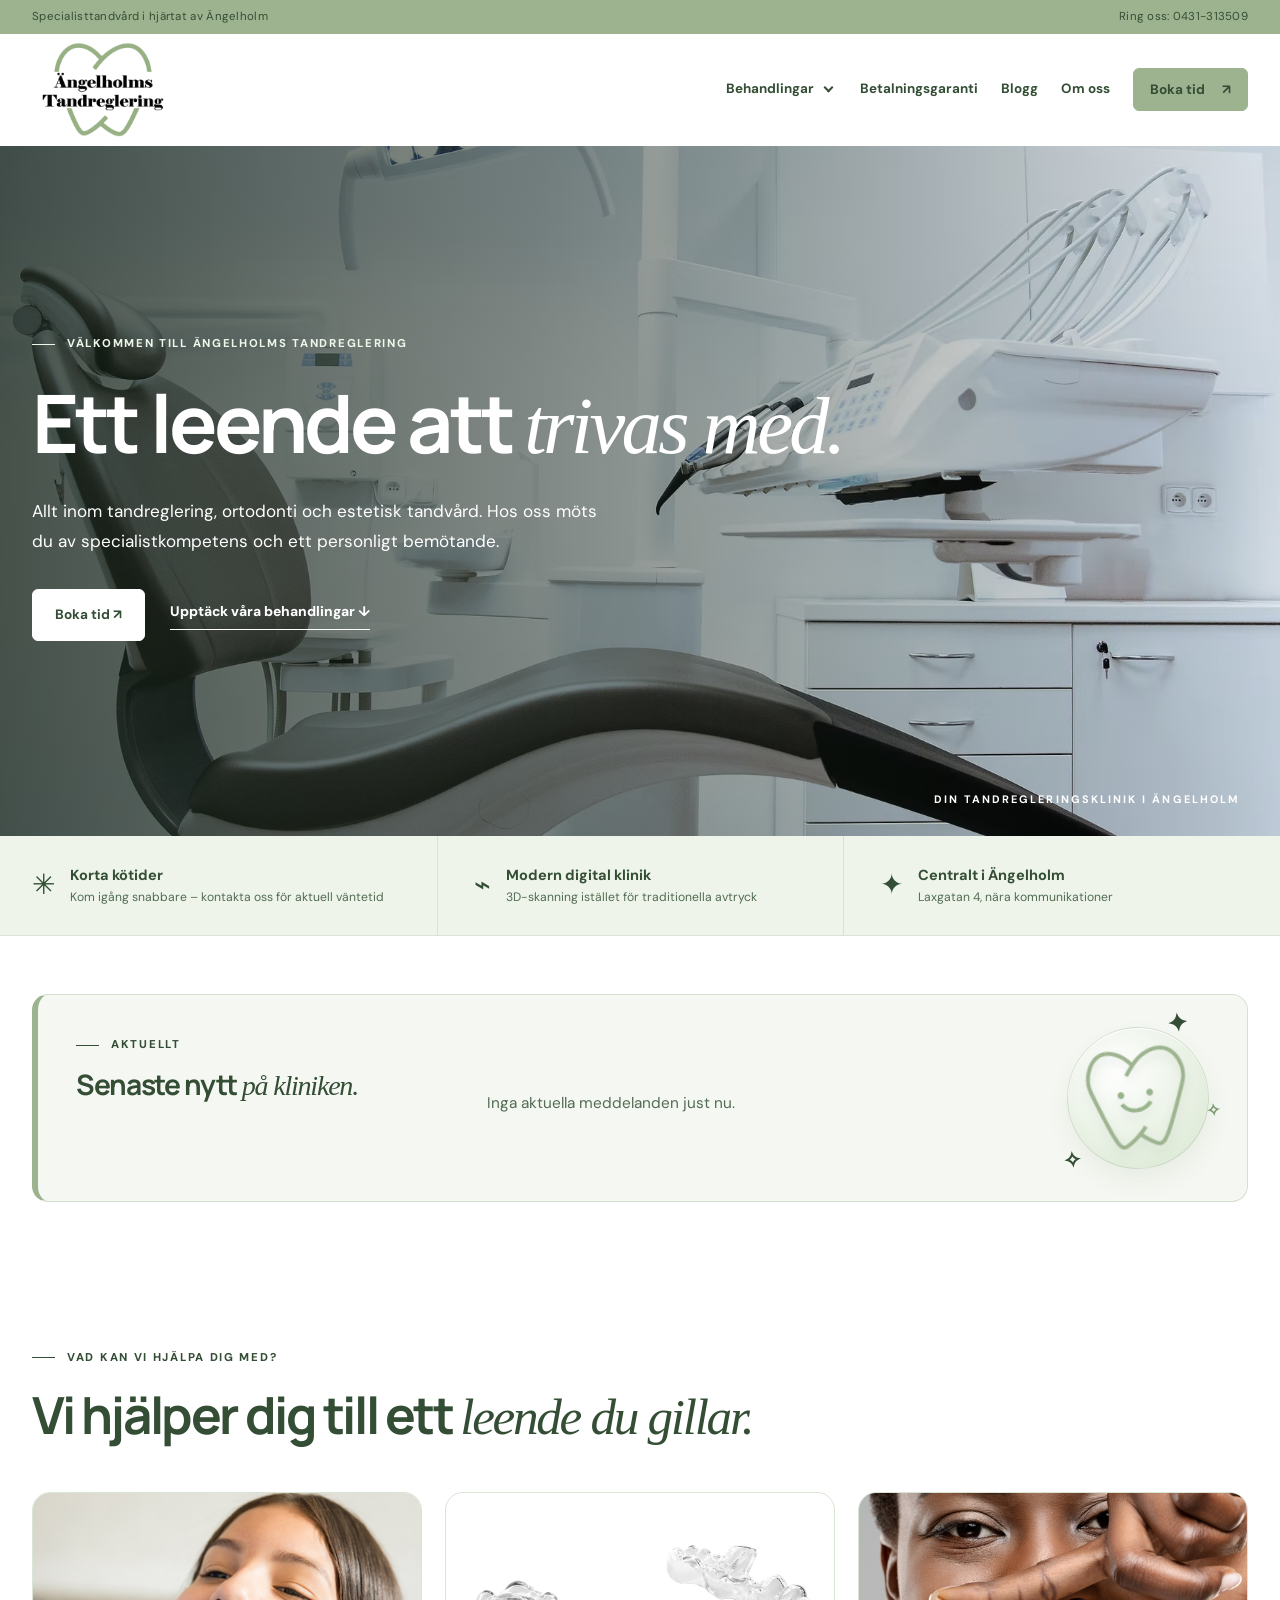
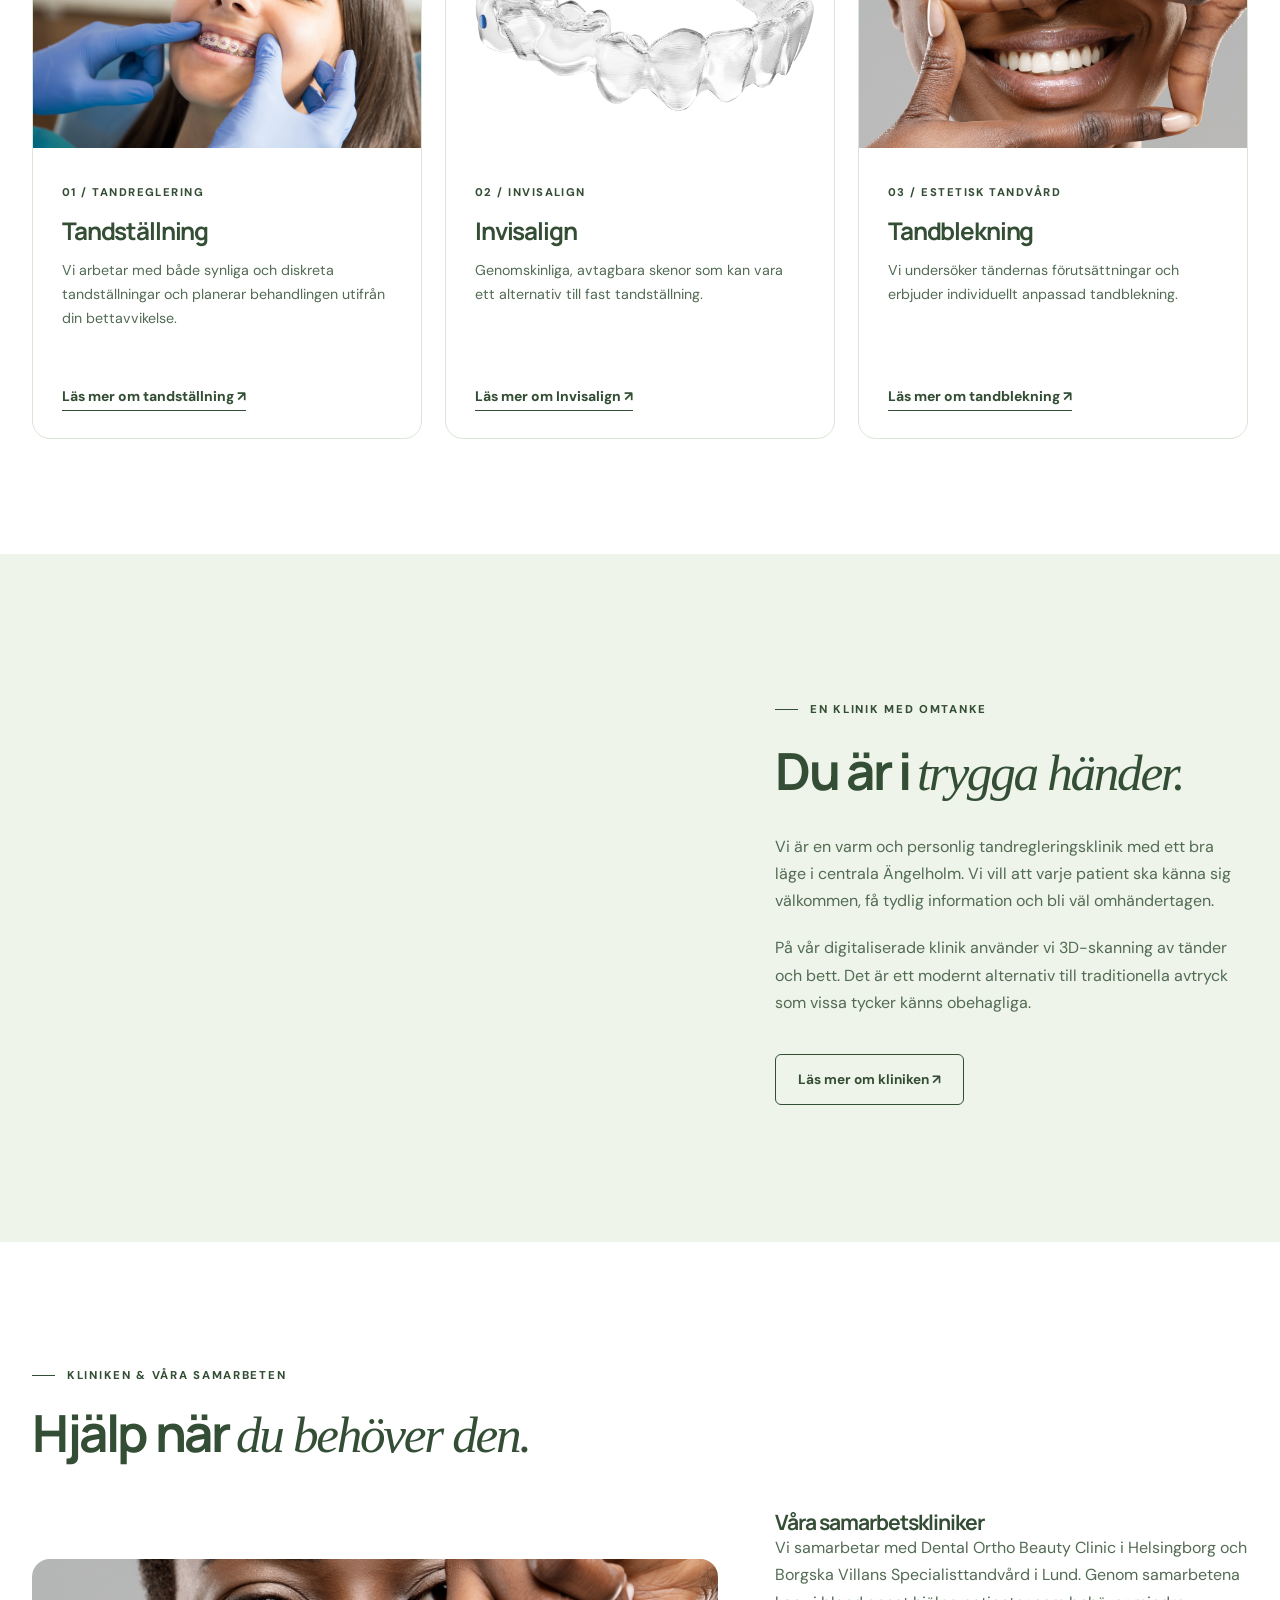
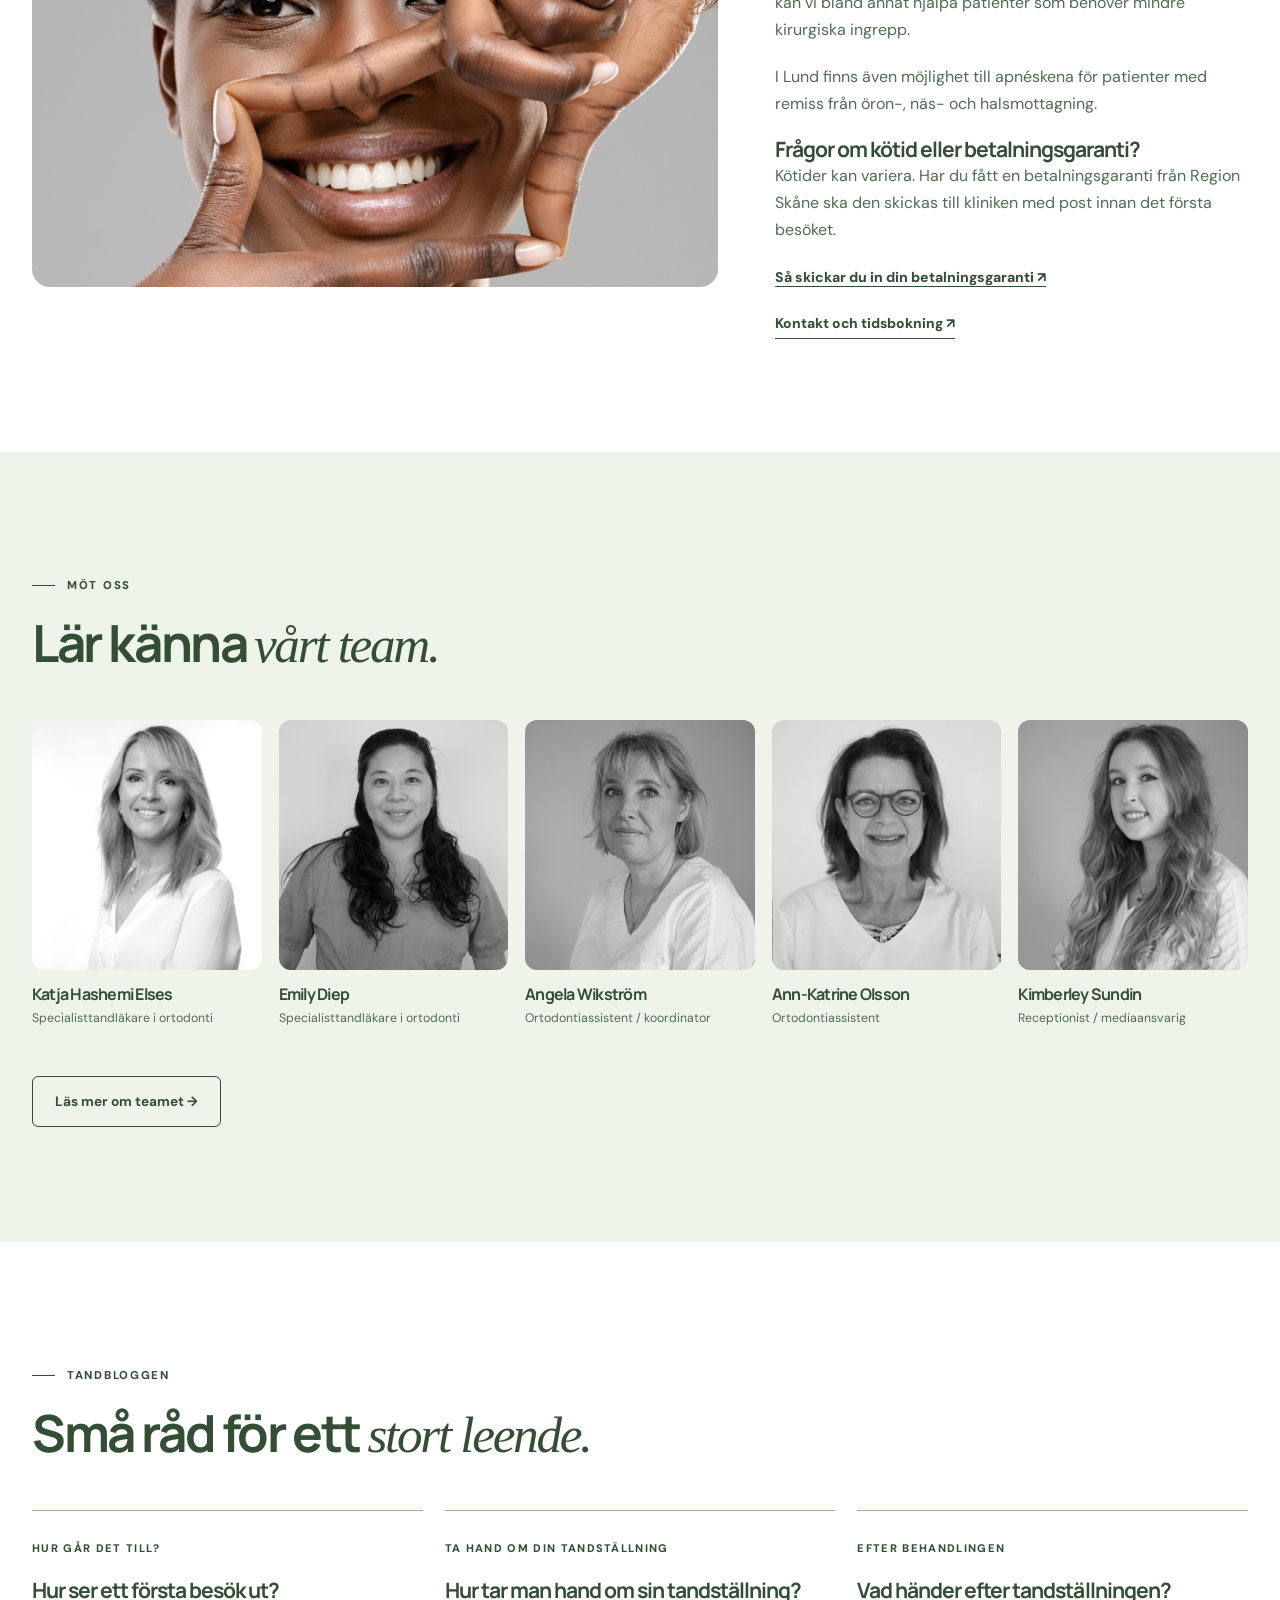
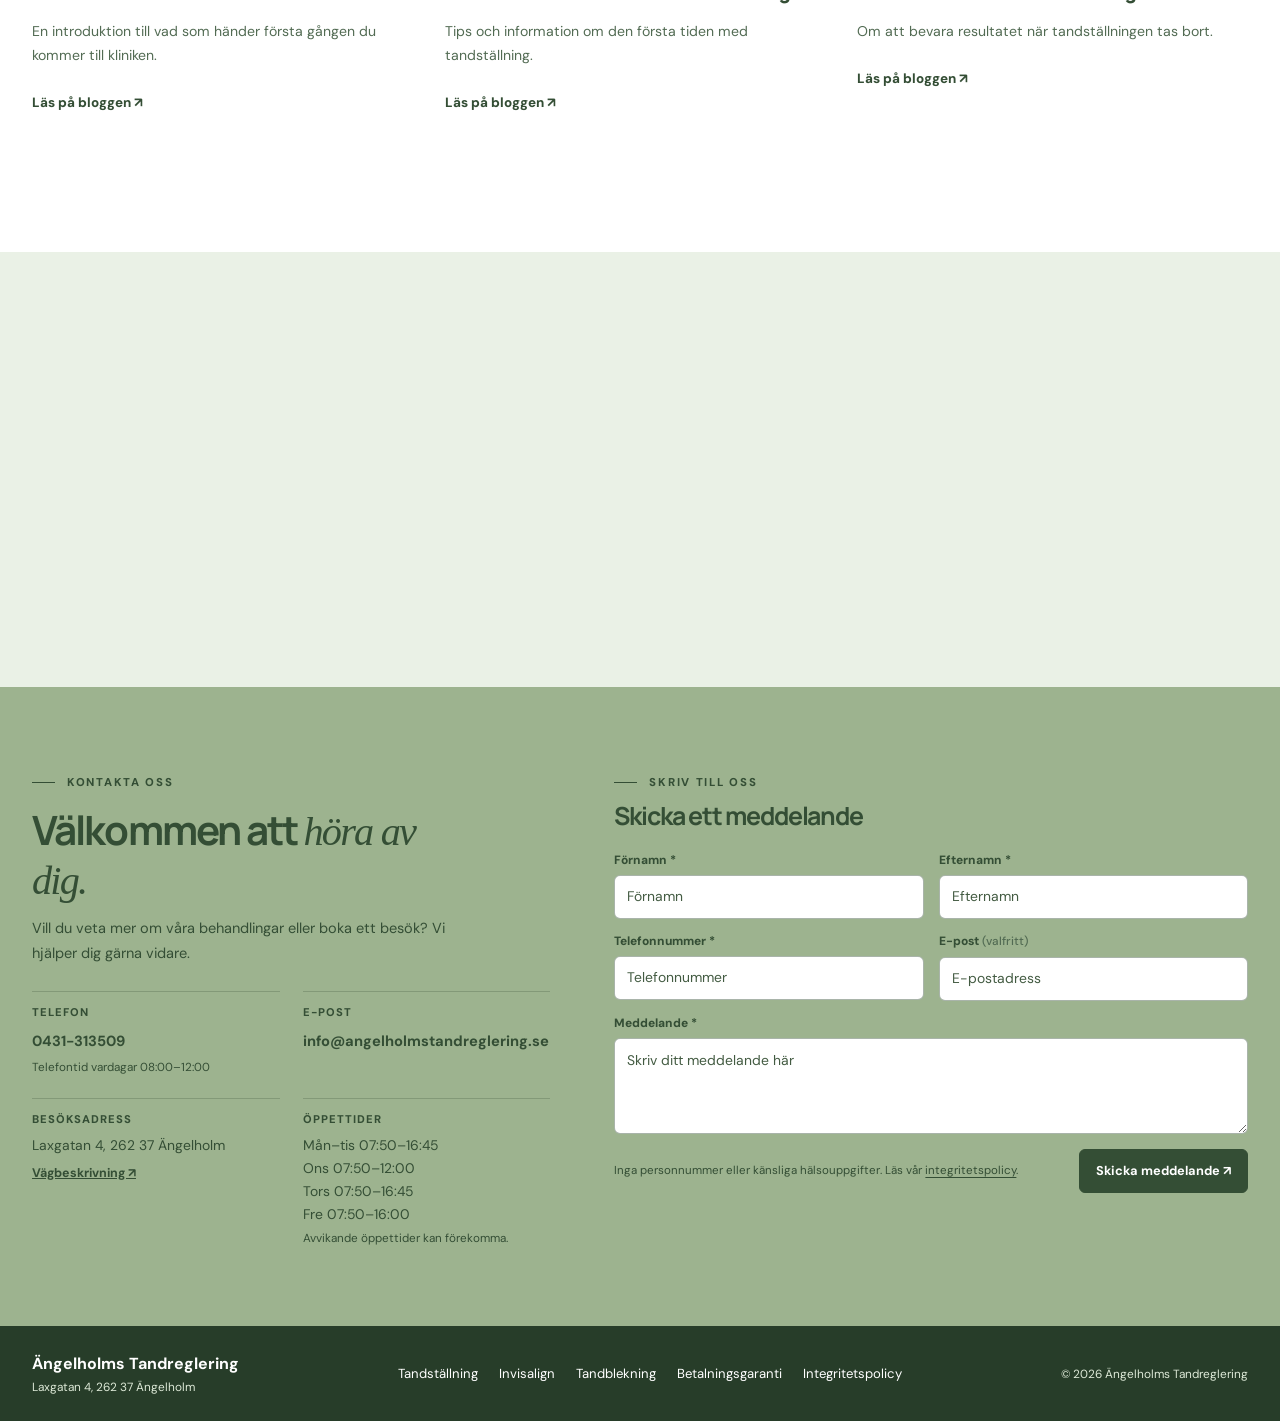
<file: index.html>
<!doctype html><html lang="sv"><head><meta charset="utf-8"><meta name="viewport" content="width=device-width,initial-scale=1"><meta name="theme-color" content="#344E35"><meta name="robots" content="noindex,nofollow"><title>Tandreglering i Ängelholm | Ängelholms Tandreglering</title><meta name="description" content="Personlig tandreglering, Invisalign och tandblekning hos Ängelholms Tandreglering på Laxgatan 4 i Ängelholm."><link rel="icon" href="bilder/Tand.png" type="image/png"><link rel="stylesheet" href="css/styles.css"><script src="js/main.js" defer></script></head><body><a class="skip" href="#main">Hoppa till innehållet</a><div class="top-strip"><div class="container"><span>Specialisttandvård i hjärtat av Ängelholm</span><a href="tel:+46431313509">Ring oss: 0431-313509</a></div></div><header class="header"><div class="container head-inner"><a class="brand" href="index.html" aria-label="Ängelholms Tandreglering, startsidan"><img class="" src="bilder/Logga.png" alt="" width='55' height='55'></a><button class="menu-toggle" type="button" aria-label="Öppna menyn" aria-controls="navigation" aria-expanded="false"><span></span><span></span><span></span></button><nav id="navigation" class="nav" aria-label="Huvudmeny"><div class="nav-dropdown"><button class="nav-dropdown-trigger" type="button" aria-expanded="false" aria-controls="treatments-submenu" aria-haspopup="true">Behandlingar <span class="nav-chevron" aria-hidden="true"></span></button><div class="nav-submenu" id="treatments-submenu"><a href="tandreglering/">Tandställning</a><a href="invisalign/">Invisalign</a><a href="tandblekning/">Tandblekning</a></div></div><a class="nav-guarantee" href="betalningsgaranti/">Betalningsgaranti</a><a  href="blogg/">Blogg</a><a  href="om-oss/">Om oss</a><a class="button small" href="boka-tid/">Boka tid <span aria-hidden="true">↗</span></a></nav></div></header><main id="main"><section class="hero"><img class="hero-image" src="bilder/hero.avif" alt="Välkomnande miljö från tandvårdskliniken" width='1400' height='900' fetchpriority='high'><div class="hero-overlay"></div><div class="container hero-inner"><span class="eyebrow on-dark">Välkommen till Ängelholms Tandreglering</span><h1>Ett leende att <em>trivas med.</em></h1><p>Allt inom tandreglering, ortodonti och estetisk tandvård. Hos oss möts du av specialistkompetens och ett personligt bemötande.</p><div class="hero-actions"><a class="button light" href="boka-tid/">Boka tid ↗</a><a class="text-link" href="#behandlingar">Upptäck våra behandlingar ↓</a></div></div><span class="hero-side-note">DIN TANDREGLERINGSKLINIK I ÄNGELHOLM</span></section>
<div class="info-band"><div class="container info-band-inner"><div class="info-band-item"><span class="mark">✳</span><div><b>Korta kötider</b><span>Kom igång snabbare – kontakta oss för aktuell väntetid</span></div></div><div class="info-band-item"><span class="mark">⌁</span><div><b>Modern digital klinik</b><span>3D-skanning istället för traditionella avtryck</span></div></div><div class="info-band-item"><span class="mark">✦</span><div><b>Centralt i Ängelholm</b><span>Laxgatan 4, nära kommunikationer</span></div></div></div></div>
<section class="clinic-news" aria-labelledby="clinic-news-title"><div class="container"><div class="clinic-news-inner">
<div class="clinic-news-heading"><span class="eyebrow">Aktuellt</span><h2 id="clinic-news-title">Senaste nytt <em>på kliniken.</em></h2></div>
<div class="clinic-news-content"><div class="clinic-news-feed" id="clinic-news-feed" data-news-source="data/clinic-news.json" aria-live="polite"><p class="clinic-news-empty">Inga aktuella meddelanden just nu.</p></div><div class="clinic-news-tooth" aria-hidden="true"><span class="clinic-news-sparkle sparkle-one">✦</span><img src="bilder/Tand.png" alt="" loading="lazy" decoding="async" width="106" height="106"><span class="clinic-news-sparkle sparkle-two">✧</span><span class="clinic-news-sparkle sparkle-three">✧</span></div></div>
</div></div></section>
<section class="section" id="behandlingar"><div class="container"><div class="section-heading"><div><span class="eyebrow">Vad kan vi hjälpa dig med?</span><h2>Vi hjälper dig till ett <em>leende du gillar.</em></h2></div></div><div class="card-grid">
<article class="treatment-card"><img class="" src="bilder/tandställning.jpg" alt="Tandställning" width='550' height='365'><div class="copy"><span class="index">01 / TANDREGLERING</span><h3>Tandställning</h3><p>Vi arbetar med både synliga och diskreta tandställningar och planerar behandlingen utifrån din bettavvikelse.</p><a href="tandreglering/">Läs mer om tandställning ↗</a></div></article>
<article class="treatment-card"><img class="" src="bilder/invisalign.png" alt="Genomskinliga Invisalign-skenor" width='550' height='365'><div class="copy"><span class="index">02 / INVISALIGN</span><h3>Invisalign</h3><p>Genomskinliga, avtagbara skenor som kan vara ett alternativ till fast tandställning.</p><a href="invisalign/">Läs mer om Invisalign ↗</a></div></article>
<article class="treatment-card"><img class="" src="bilder/smile.jpg" alt="Leende" width='550' height='365'><div class="copy"><span class="index">03 / ESTETISK TANDVÅRD</span><h3>Tandblekning</h3><p>Vi undersöker tändernas förutsättningar och erbjuder individuellt anpassad tandblekning.</p><a href="tandblekning/">Läs mer om tandblekning ↗</a></div></article>
</div></div></section>
<section class="section pale"><div class="container split split-wide"><img class="split-image split-image--uncropped" src="bilder/om-oss.jpg" alt="Klinikens medarbetare på Ängelholms Tandreglering" loading="lazy" decoding="async"><div class="split-copy"><span class="eyebrow">En klinik med omtanke</span><h2>Du är i <em>trygga händer.</em></h2><p>Vi är en varm och personlig tandregleringsklinik med ett bra läge i centrala Ängelholm. Vi vill att varje patient ska känna sig välkommen, få tydlig information och bli väl omhändertagen.</p><p>På vår digitaliserade klinik använder vi 3D-skanning av tänder och bett. Det är ett modernt alternativ till traditionella avtryck som vissa tycker känns obehagliga.</p><a class="button outline" href="om-oss/">Läs mer om kliniken ↗</a></div></div></section>
<section class="section"><div class="container"><div class="section-heading"><div><span class="eyebrow">Kliniken & våra samarbeten</span><h2>Hjälp när <em>du behöver den.</em></h2></div></div><div class="split split-wide"><img class="split-image split-image--uncropped" src="bilder/smile.jpg" alt="Ett leende" loading="lazy" decoding="async"><div class="split-copy"><h3>Våra samarbetskliniker</h3><p>Vi samarbetar med Dental Ortho Beauty Clinic i Helsingborg och Borgska Villans Specialisttandvård i Lund. Genom samarbetena kan vi bland annat hjälpa patienter som behöver mindre kirurgiska ingrepp.</p><p>I Lund finns även möjlighet till apnéskena för patienter med remiss från öron-, näs- och halsmottagning.</p><h3>Frågor om kötid eller betalningsgaranti?</h3><p>Kötider kan variera. Har du fått en betalningsgaranti från Region Skåne ska den skickas till kliniken med post innan det första besöket.</p><p class="guarantee-context-link"><a href="betalningsgaranti/">Så skickar du in din betalningsgaranti ↗</a></p><a class="text-link" href="boka-tid/">Kontakt och tidsbokning ↗</a></div></div></div></section>
<section class="section pale"><div class="container"><div class="section-heading"><div><span class="eyebrow">Möt oss</span><h2>Lär känna <em>vårt team.</em></h2></div></div><div class="team-grid"><article class="person"><img class="" src="bilder/katja.png" alt="Katja Hashemi Elses" width="1066" height="1160" loading="lazy" decoding="async"><h3>Katja Hashemi Elses</h3><p>Specialisttandläkare i ortodonti</p></article><article class="person"><img class="" src="bilder/emily.png" alt="Emily Diep" width="1066" height="1160" loading="lazy" decoding="async"><h3>Emily Diep</h3><p>Specialisttandläkare i ortodonti</p></article><article class="person"><img class="" src="bilder/angela.png" alt="Angela Wikström" width="1066" height="1160" loading="lazy" decoding="async"><h3>Angela Wikström</h3><p>Ortodontiassistent / koordinator</p></article><article class="person"><img class="" src="bilder/ann-katrine.png" alt="Ann-Katrine Olsson" width="1066" height="1160" loading="lazy" decoding="async"><h3>Ann-Katrine Olsson</h3><p>Ortodontiassistent</p></article><article class="person"><img class="" src="bilder/kimberley.png" alt="Kimberley Sundin" width="1066" height="1160" loading="lazy" decoding="async"><h3>Kimberley Sundin</h3><p>Receptionist / mediaansvarig</p></article></div><div class="spaced"><a class="button outline" href="om-oss/">Läs mer om teamet →</a></div></div></section>
<section class="section"><div class="container"><div class="section-heading"><div><span class="eyebrow">Tandbloggen</span><h2>Små råd för ett <em>stort leende.</em></h2></div></div><div class="teaser-grid"><article class="teaser"><small>Hur går det till?</small><h3>Hur ser ett första besök ut?</h3><p>En introduktion till vad som händer första gången du kommer till kliniken.</p><a href="blogg/">Läs på bloggen ↗</a></article><article class="teaser"><small>Ta hand om din tandställning</small><h3>Hur tar man hand om sin tandställning?</h3><p>Tips och information om den första tiden med tandställning.</p><a href="blogg/">Läs på bloggen ↗</a></article><article class="teaser"><small>Efter behandlingen</small><h3>Vad händer efter tandställningen?</h3><p>Om att bevara resultatet när tandställningen tas bort.</p><a href="blogg/">Läs på bloggen ↗</a></article></div></div></section></main><section class="location-section" aria-label="Hitta till Ängelholms Tandreglering"><iframe class="location-map" title="Karta: Ängelholms Tandreglering, Laxgatan 4 i Ängelholm" src="https://maps.google.com/maps?q=Laxgatan%204%2C%20262%2037%20%C3%84ngelholm&amp;z=16&amp;hl=sv&amp;output=embed" loading="lazy" referrerpolicy="strict-origin-when-cross-origin" allowfullscreen></iframe></section><footer class="footer" id="kontakt">
<div class="footer-main"><div class="container footer-layout">
<div class="footer-about">
  <span class="eyebrow on-dark">Kontakta oss</span>
  <h2>Välkommen att <em>höra av dig.</em></h2>
  <p class="footer-intro">Vill du veta mer om våra behandlingar eller boka ett besök? Vi hjälper dig gärna vidare.</p>
  <div class="footer-facts">
    <div class="footer-fact"><span>Telefon</span><a href="tel:+46431313509">0431-313509</a><small>Telefontid vardagar 08:00–12:00</small></div>
    <div class="footer-fact"><span>E-post</span><a href="mailto:info@angelholmstandreglering.se">info@angelholmstandreglering.se</a></div>
    <div class="footer-fact"><span>Besöksadress</span><p>Laxgatan 4, 262 37 Ängelholm</p><a class="footer-map-link" href="https://www.google.com/maps/search/?api=1&amp;query=Laxgatan+4+%C3%84ngelholm" target="_blank" rel="noopener noreferrer">Vägbeskrivning ↗</a></div>
    <div class="footer-fact"><span>Öppettider</span><p>Mån–tis 07:50–16:45<br>Ons 07:50–12:00<br>Tors 07:50–16:45<br>Fre 07:50–16:00</p><small>Avvikande öppettider kan förekomma.</small></div>
  </div>
</div>
<div class="footer-form-panel">
  <div class="footer-form-header"><span class="eyebrow">Skriv till oss</span><h3>Skicka ett meddelande</h3></div>
  <form class="contact-form" data-contact-form data-endpoint="" method="post">
    <div class="contact-form-grid">
      <div class="contact-field"><label for="contact-first">Förnamn *</label><input id="contact-first" name="firstName" autocomplete="given-name" maxlength="80" required placeholder="Förnamn"></div>
      <div class="contact-field"><label for="contact-last">Efternamn *</label><input id="contact-last" name="lastName" autocomplete="family-name" maxlength="80" required placeholder="Efternamn"></div>
      <div class="contact-field"><label for="contact-phone">Telefonnummer *</label><input id="contact-phone" name="phone" type="tel" autocomplete="tel" maxlength="40" required placeholder="Telefonnummer"></div>
      <div class="contact-field"><label for="contact-email">E-post <span>(valfritt)</span></label><input id="contact-email" name="email" type="email" autocomplete="email" maxlength="254" placeholder="E-postadress"></div>
      <div class="contact-field wide"><label for="contact-message">Meddelande *</label><textarea id="contact-message" name="message" rows="3" maxlength="2500" required placeholder="Skriv ditt meddelande här"></textarea></div>
      <div class="form-honeypot" aria-hidden="true"><label for="contact-website">Webbplats</label><input id="contact-website" type="text" name="website" tabindex="-1" autocomplete="off"></div>
    </div>
    <div class="contact-form-actions"><p>Inga personnummer eller känsliga hälsouppgifter. Läs vår <a href="integritetspolicy/">integritetspolicy</a>.</p><button class="button" type="submit" disabled>Skicka meddelande ↗</button></div>
    <p class="form-status" data-form-status role="status" aria-live="polite"></p>
  </form>
</div>
</div></div>
<div class="footer-bottom"><div class="container footer-inner"><div class="brand-copy"><strong>Ängelholms Tandreglering</strong><small>Laxgatan 4, 262 37 Ängelholm</small></div><nav aria-label="Länkar i sidfoten"><a href="tandreglering/">Tandställning</a><a href="invisalign/">Invisalign</a><a href="tandblekning/">Tandblekning</a><a href="betalningsgaranti/">Betalningsgaranti</a><a href="integritetspolicy/">Integritetspolicy</a></nav><small>© <span data-year>2026</span> Ängelholms Tandreglering</small></div></div>
</footer></body></html>
</file>
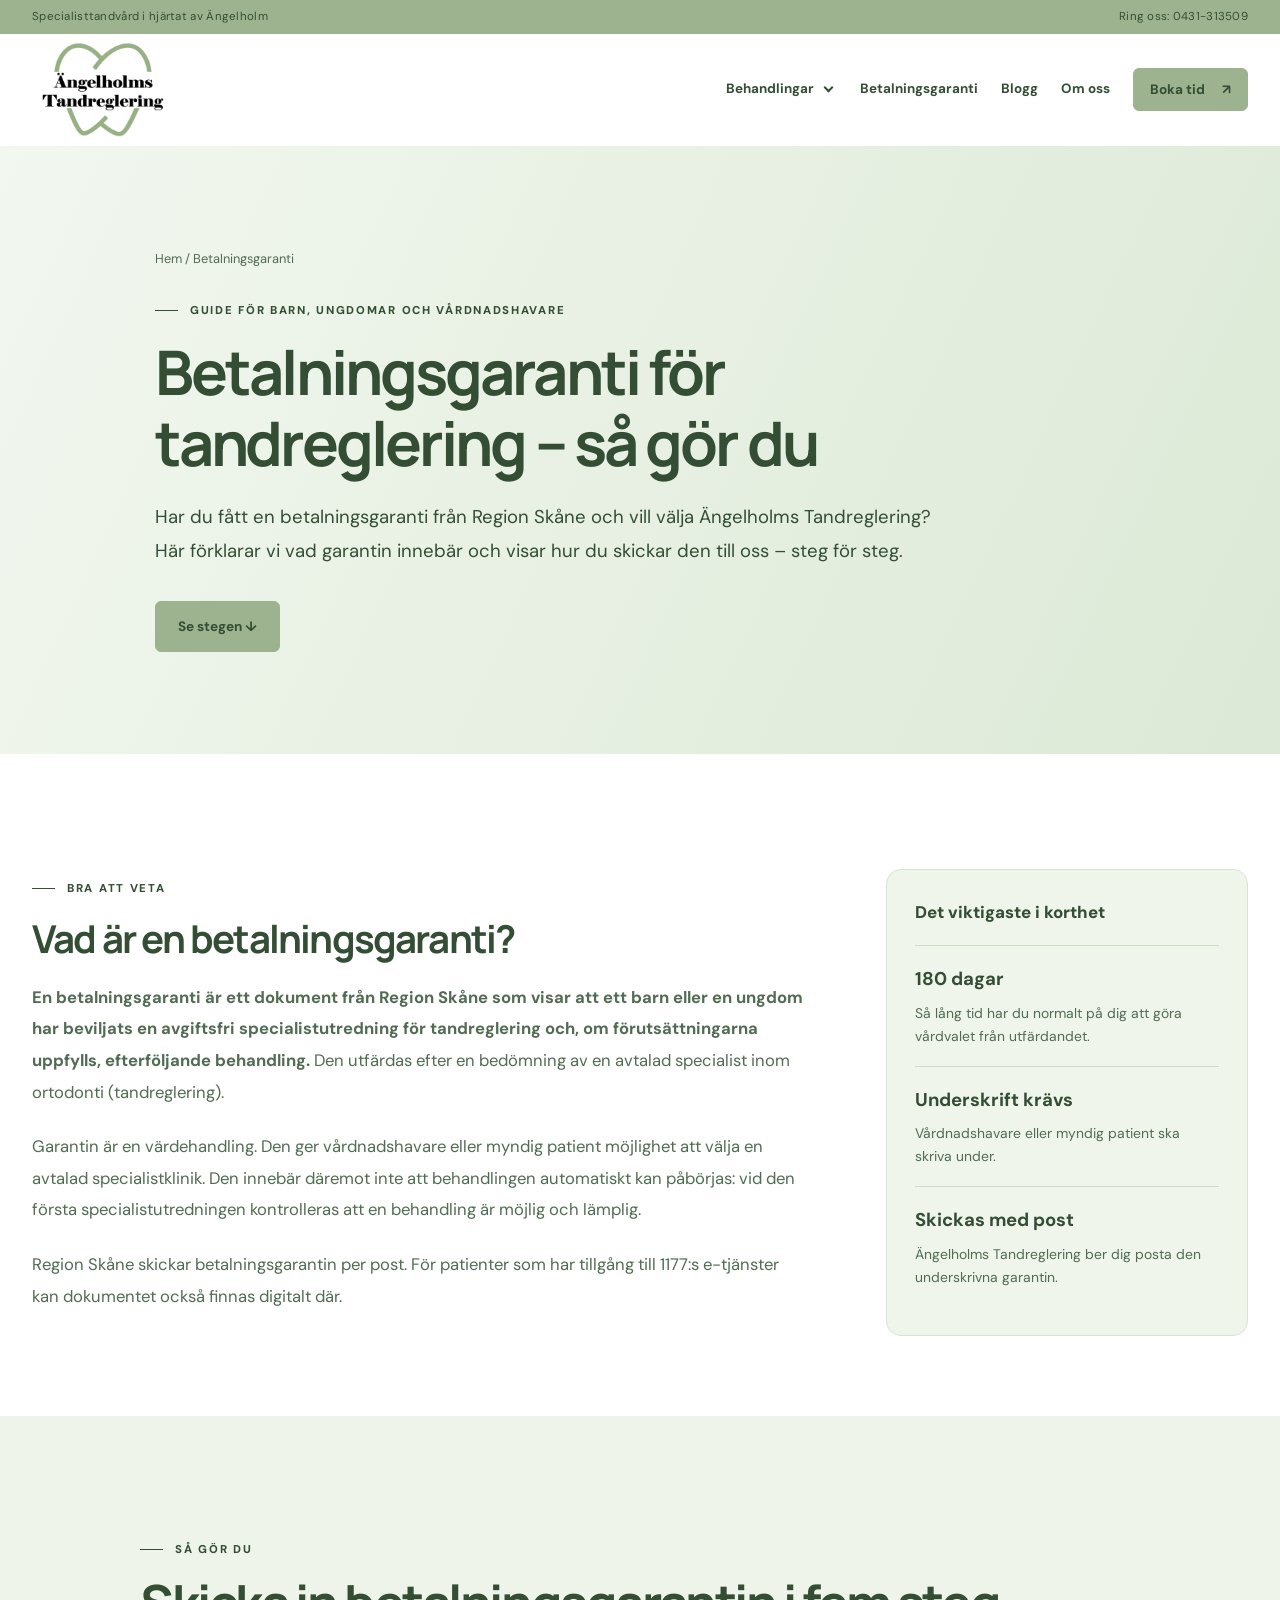
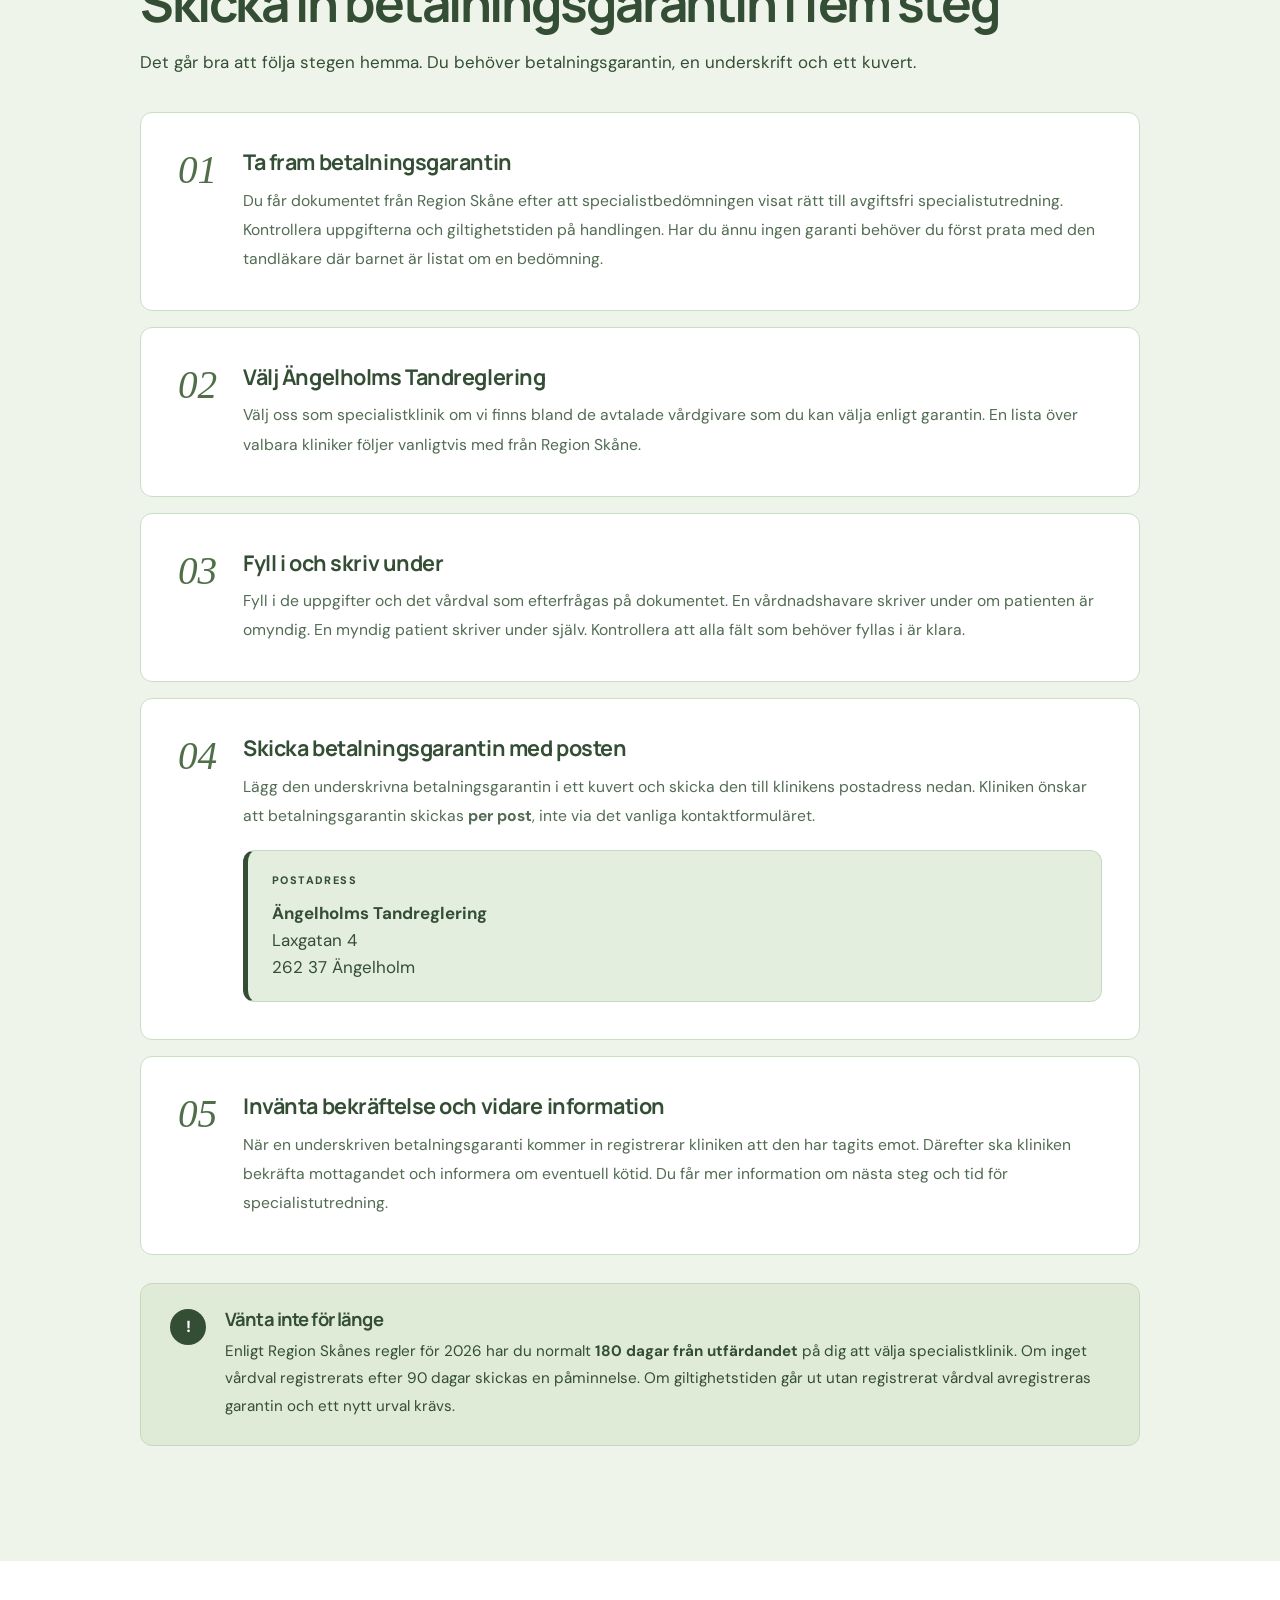
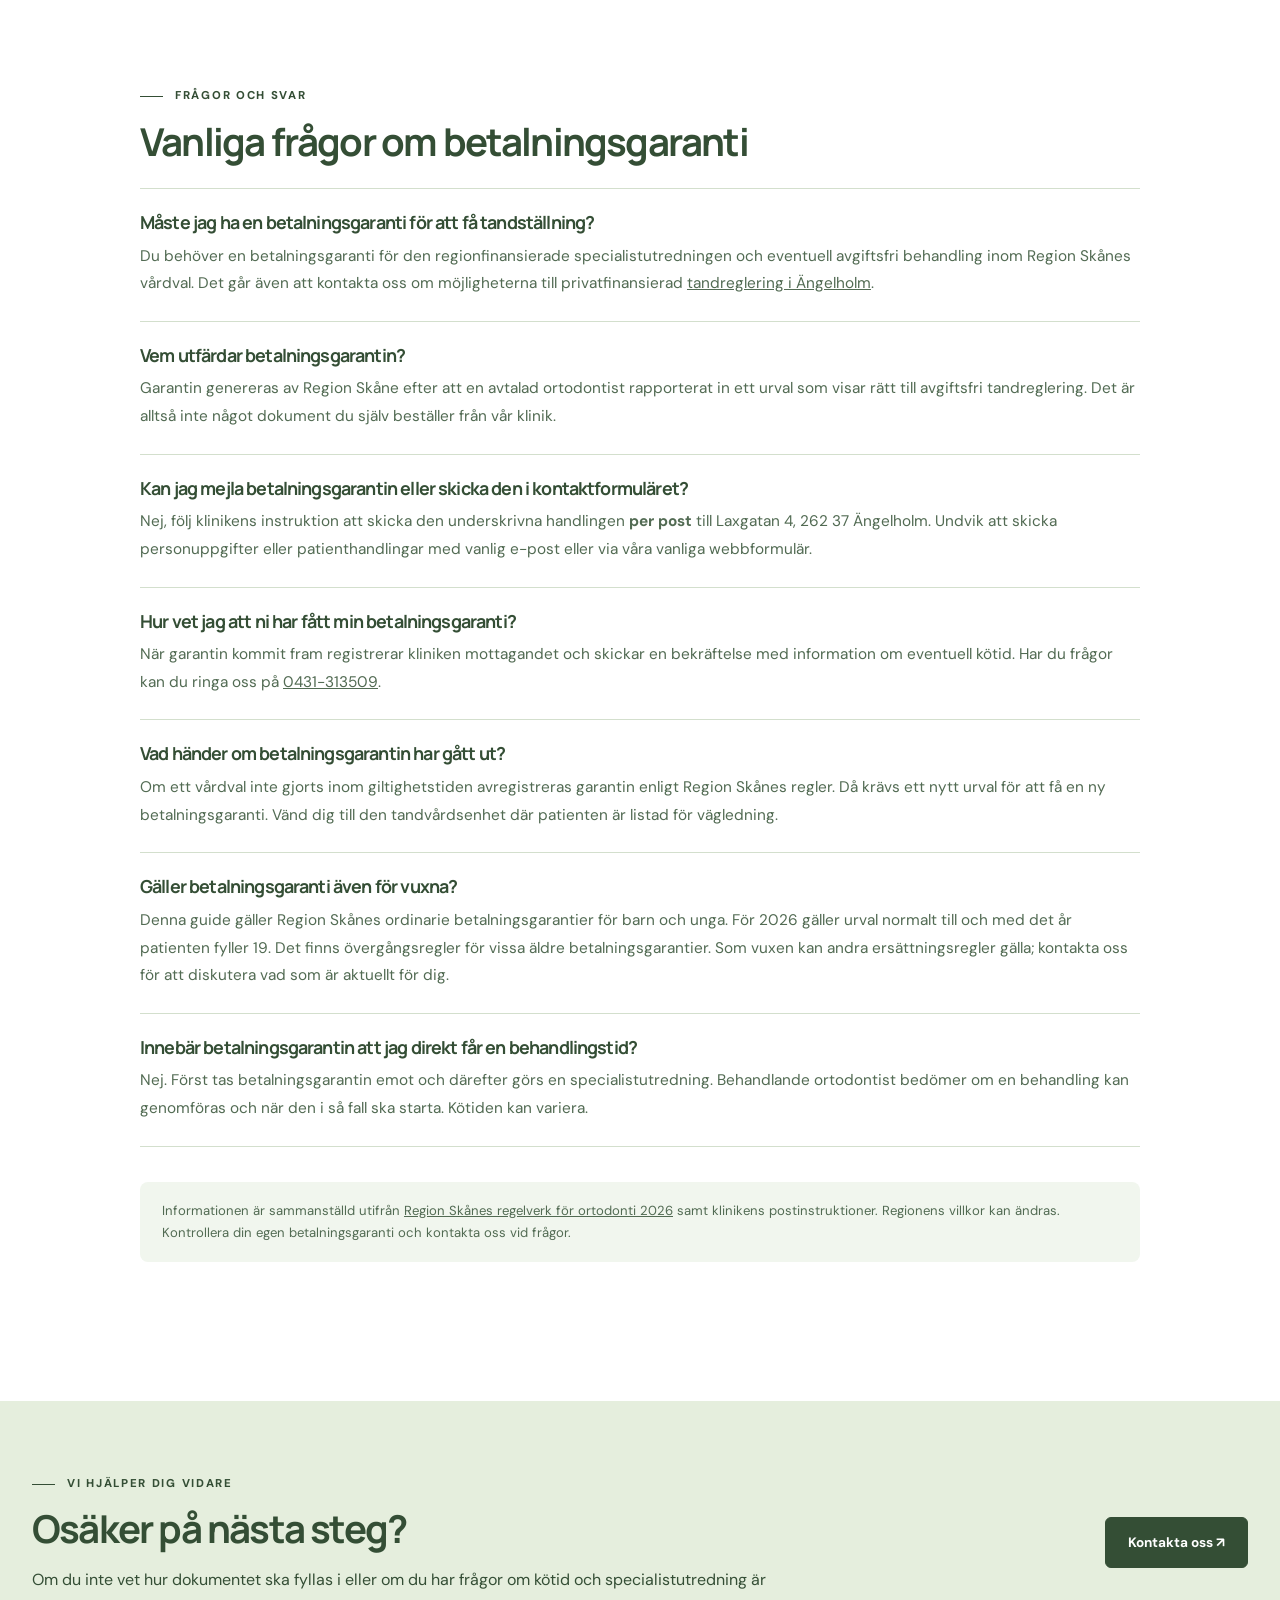
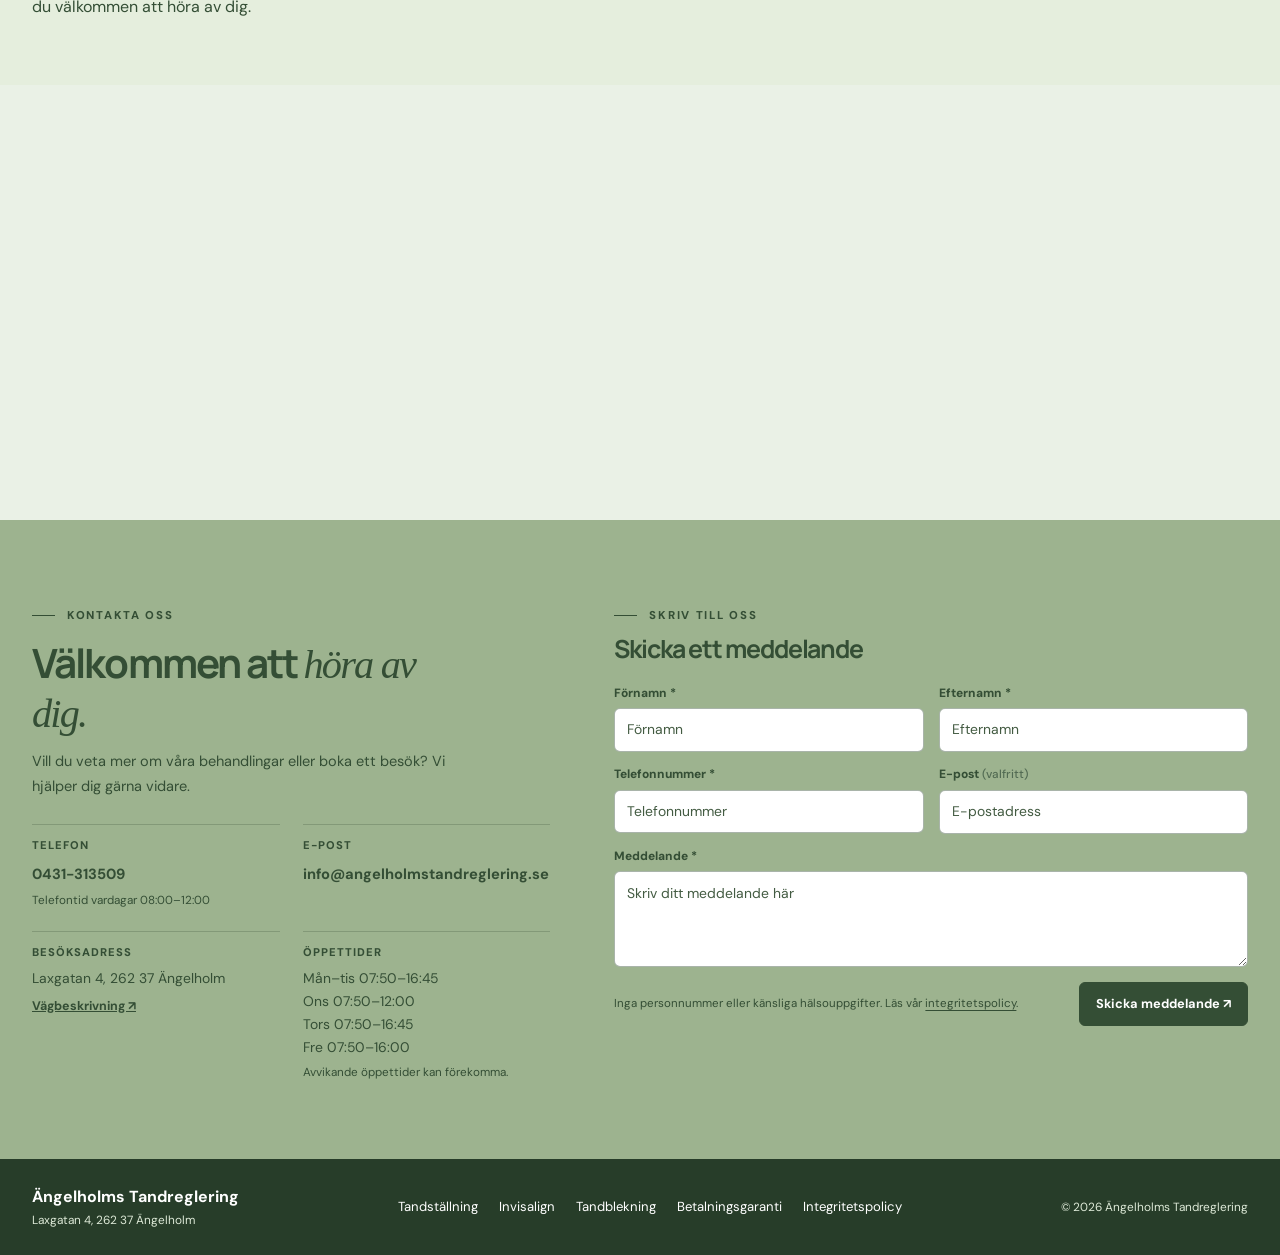
<file: betalningsgaranti/index.html>
<!doctype html><html lang="sv"><head><meta charset="utf-8"><meta name="viewport" content="width=device-width,initial-scale=1"><meta name="theme-color" content="#344E35"><meta name="robots" content="noindex,nofollow"><title>Betalningsgaranti tandreglering Ängelholm – Skicka in | Ängelholms Tandreglering</title><meta name="description" content="Så skickar du betalningsgaranti för tandreglering till Ängelholms Tandreglering. Steg för steg, postadress, underskrift, giltighetstid och vanliga frågor."><link rel="icon" href="../bilder/Tand.png" type="image/png"><link rel="stylesheet" href="../css/styles.css"><script src="../js/main.js" defer></script></head><body><a class="skip" href="#main">Hoppa till innehållet</a><div class="top-strip"><div class="container"><span>Specialisttandvård i hjärtat av Ängelholm</span><a href="tel:+46431313509">Ring oss: 0431-313509</a></div></div><header class="header"><div class="container head-inner"><a class="brand" href="../index.html" aria-label="Ängelholms Tandreglering, startsidan"><img class="" src="../bilder/Logga.png" alt="" width='55' height='55'></a><button class="menu-toggle" type="button" aria-label="Öppna menyn" aria-controls="navigation" aria-expanded="false"><span></span><span></span><span></span></button><nav id="navigation" class="nav" aria-label="Huvudmeny"><div class="nav-dropdown"><button class="nav-dropdown-trigger" type="button" aria-expanded="false" aria-controls="treatments-submenu" aria-haspopup="true">Behandlingar <span class="nav-chevron" aria-hidden="true"></span></button><div class="nav-submenu" id="treatments-submenu"><a href="../tandreglering/">Tandställning</a><a href="../invisalign/">Invisalign</a><a href="../tandblekning/">Tandblekning</a></div></div><a class="nav-guarantee" href="../betalningsgaranti/" aria-current="page">Betalningsgaranti</a><a  href="../blogg/">Blogg</a><a  href="../om-oss/">Om oss</a><a class="button small" href="../boka-tid/">Boka tid <span aria-hidden="true">↗</span></a></nav></div></header><main id="main">
<section class="page-hero guarantee-hero">
  <div class="container guarantee-hero-inner">
    <div class="crumbs"><a href="../index.html">Hem</a> / Betalningsgaranti</div>
    <span class="eyebrow">Guide för barn, ungdomar och vårdnadshavare</span>
    <h1>Betalningsgaranti för tandreglering – så gör du</h1>
    <p>Har du fått en betalningsgaranti från Region Skåne och vill välja Ängelholms Tandreglering? Här förklarar vi vad garantin innebär och visar hur du skickar den till oss – steg för steg.</p>
    <a class="button" href="#sa-skickar-du">Se stegen ↓</a>
  </div>
</section>
<section class="section guarantee-guide" aria-labelledby="guarantee-intro">
  <div class="container">
    <div class="guarantee-intro-grid">
      <div class="prose">
        <span class="eyebrow">Bra att veta</span>
        <h2 id="guarantee-intro">Vad är en betalningsgaranti?</h2>
        <p><strong>En betalningsgaranti är ett dokument från Region Skåne som visar att ett barn eller en ungdom har beviljats en avgiftsfri specialistutredning för tandreglering och, om förutsättningarna uppfylls, efterföljande behandling.</strong> Den utfärdas efter en bedömning av en avtalad specialist inom ortodonti (tandreglering).</p>
        <p>Garantin är en värdehandling. Den ger vårdnadshavare eller myndig patient möjlighet att välja en avtalad specialistklinik. Den innebär däremot inte att behandlingen automatiskt kan påbörjas: vid den första specialistutredningen kontrolleras att en behandling är möjlig och lämplig.</p>
        <p>Region Skåne skickar betalningsgarantin per post. För patienter som har tillgång till 1177:s e-tjänster kan dokumentet också finnas digitalt där.</p>
      </div>
      <aside class="guarantee-keyfacts" aria-label="Viktig information">
        <span class="guarantee-facts-heading">Det viktigaste i korthet</span>
        <div class="guarantee-fact"><strong>180 dagar</strong><span>Så lång tid har du normalt på dig att göra vårdvalet från utfärdandet.</span></div>
        <div class="guarantee-fact"><strong>Underskrift krävs</strong><span>Vårdnadshavare eller myndig patient ska skriva under.</span></div>
        <div class="guarantee-fact"><strong>Skickas med post</strong><span>Ängelholms Tandreglering ber dig posta den underskrivna garantin.</span></div>
      </aside>
    </div>
  </div>
</section>
<section class="section pale guarantee-howto" id="sa-skickar-du" aria-labelledby="guarantee-howto-heading">
  <div class="container guarantee-narrow">
    <span class="eyebrow">Så gör du</span>
    <h2 id="guarantee-howto-heading">Skicka in betalningsgarantin i fem steg</h2>
    <p class="guarantee-section-lead">Det går bra att följa stegen hemma. Du behöver betalningsgarantin, en underskrift och ett kuvert.</p>
    <div class="steps guarantee-steps">
      <div class="step"><span class="step-number">01</span><div><h3>Ta fram betalningsgarantin</h3><p>Du får dokumentet från Region Skåne efter att specialistbedömningen visat rätt till avgiftsfri specialistutredning. Kontrollera uppgifterna och giltighetstiden på handlingen. Har du ännu ingen garanti behöver du först prata med den tandläkare där barnet är listat om en bedömning.</p></div></div>
      <div class="step"><span class="step-number">02</span><div><h3>Välj Ängelholms Tandreglering</h3><p>Välj oss som specialistklinik om vi finns bland de avtalade vårdgivare som du kan välja enligt garantin. En lista över valbara kliniker följer vanligtvis med från Region Skåne.</p></div></div>
      <div class="step"><span class="step-number">03</span><div><h3>Fyll i och skriv under</h3><p>Fyll i de uppgifter och det vårdval som efterfrågas på dokumentet. En vårdnadshavare skriver under om patienten är omyndig. En myndig patient skriver under själv. Kontrollera att alla fält som behöver fyllas i är klara.</p></div></div>
      <div class="step"><span class="step-number">04</span><div><h3>Skicka betalningsgarantin med posten</h3><p>Lägg den underskrivna betalningsgarantin i ett kuvert och skicka den till klinikens postadress nedan. Kliniken önskar att betalningsgarantin skickas <strong>per post</strong>, inte via det vanliga kontaktformuläret.</p>
      <div class="guarantee-address"><span>Postadress</span><address><strong>Ängelholms Tandreglering</strong><br>Laxgatan 4<br>262 37 Ängelholm</address></div></div></div>
      <div class="step"><span class="step-number">05</span><div><h3>Invänta bekräftelse och vidare information</h3><p>När en underskriven betalningsgaranti kommer in registrerar kliniken att den har tagits emot. Därefter ska kliniken bekräfta mottagandet och informera om eventuell kötid. Du får mer information om nästa steg och tid för specialistutredning.</p></div></div>
    </div>
    <div class="guarantee-reminder"><span aria-hidden="true">!</span><div><h3>Vänta inte för länge</h3><p>Enligt Region Skånes regler för 2026 har du normalt <strong>180 dagar från utfärdandet</strong> på dig att välja specialistklinik. Om inget vårdval registrerats efter 90 dagar skickas en påminnelse. Om giltighetstiden går ut utan registrerat vårdval avregistreras garantin och ett nytt urval krävs.</p></div></div>
  </div>
</section>
<section class="section guarantee-questions" aria-labelledby="guarantee-faq-heading">
  <div class="container guarantee-narrow prose">
    <span class="eyebrow">Frågor och svar</span>
    <h2 id="guarantee-faq-heading">Vanliga frågor om betalningsgaranti</h2>
    <div class="orthodontics-faq">
      <div><h3>Måste jag ha en betalningsgaranti för att få tandställning?</h3><p>Du behöver en betalningsgaranti för den regionfinansierade specialistutredningen och eventuell avgiftsfri behandling inom Region Skånes vårdval. Det går även att kontakta oss om möjligheterna till privatfinansierad <a href="../tandreglering/">tandreglering i Ängelholm</a>.</p></div>
      <div><h3>Vem utfärdar betalningsgarantin?</h3><p>Garantin genereras av Region Skåne efter att en avtalad ortodontist rapporterat in ett urval som visar rätt till avgiftsfri tandreglering. Det är alltså inte något dokument du själv beställer från vår klinik.</p></div>
      <div><h3>Kan jag mejla betalningsgarantin eller skicka den i kontaktformuläret?</h3><p>Nej, följ klinikens instruktion att skicka den underskrivna handlingen <strong>per post</strong> till Laxgatan 4, 262 37 Ängelholm. Undvik att skicka personuppgifter eller patienthandlingar med vanlig e-post eller via våra vanliga webbformulär.</p></div>
      <div><h3>Hur vet jag att ni har fått min betalningsgaranti?</h3><p>När garantin kommit fram registrerar kliniken mottagandet och skickar en bekräftelse med information om eventuell kötid. Har du frågor kan du ringa oss på <a href="tel:+46431313509">0431-313509</a>.</p></div>
      <div><h3>Vad händer om betalningsgarantin har gått ut?</h3><p>Om ett vårdval inte gjorts inom giltighetstiden avregistreras garantin enligt Region Skånes regler. Då krävs ett nytt urval för att få en ny betalningsgaranti. Vänd dig till den tandvårdsenhet där patienten är listad för vägledning.</p></div>
      <div><h3>Gäller betalningsgaranti även för vuxna?</h3><p>Denna guide gäller Region Skånes ordinarie betalningsgarantier för barn och unga. För 2026 gäller urval normalt till och med det år patienten fyller 19. Det finns övergångsregler för vissa äldre betalningsgarantier. Som vuxen kan andra ersättningsregler gälla; kontakta oss för att diskutera vad som är aktuellt för dig.</p></div>
      <div><h3>Innebär betalningsgarantin att jag direkt får en behandlingstid?</h3><p>Nej. Först tas betalningsgarantin emot och därefter görs en specialistutredning. Behandlande ortodontist bedömer om en behandling kan genomföras och när den i så fall ska starta. Kötiden kan variera.</p></div>
    </div>
    <p class="guarantee-sources">Informationen är sammanställd utifrån <a href="https://vardgivare.skane.se/siteassets/1.-vardriktlinjer/tandvard/regelverk---fillistning/regelverk-ortodonti-2026.pdf" target="_blank" rel="noopener noreferrer">Region Skånes regelverk för ortodonti 2026</a> samt klinikens postinstruktioner. Regionens villkor kan ändras. Kontrollera din egen betalningsgaranti och kontakta oss vid frågor.</p>
  </div>
</section>
<section class="guarantee-last-cta"><div class="container guarantee-last-inner"><div><span class="eyebrow">Vi hjälper dig vidare</span><h2>Osäker på nästa steg?</h2><p>Om du inte vet hur dokumentet ska fyllas i eller om du har frågor om kötid och specialistutredning är du välkommen att höra av dig.</p></div><a class="button" href="../boka-tid/">Kontakta oss ↗</a></div></section>
</main><section class="location-section" aria-label="Hitta till Ängelholms Tandreglering"><iframe class="location-map" title="Karta: Ängelholms Tandreglering, Laxgatan 4 i Ängelholm" src="https://maps.google.com/maps?q=Laxgatan%204%2C%20262%2037%20%C3%84ngelholm&amp;z=16&amp;hl=sv&amp;output=embed" loading="lazy" referrerpolicy="strict-origin-when-cross-origin" allowfullscreen></iframe></section><footer class="footer" id="kontakt">
<div class="footer-main"><div class="container footer-layout">
<div class="footer-about">
  <span class="eyebrow on-dark">Kontakta oss</span>
  <h2>Välkommen att <em>höra av dig.</em></h2>
  <p class="footer-intro">Vill du veta mer om våra behandlingar eller boka ett besök? Vi hjälper dig gärna vidare.</p>
  <div class="footer-facts">
    <div class="footer-fact"><span>Telefon</span><a href="tel:+46431313509">0431-313509</a><small>Telefontid vardagar 08:00–12:00</small></div>
    <div class="footer-fact"><span>E-post</span><a href="mailto:info@angelholmstandreglering.se">info@angelholmstandreglering.se</a></div>
    <div class="footer-fact"><span>Besöksadress</span><p>Laxgatan 4, 262 37 Ängelholm</p><a class="footer-map-link" href="https://www.google.com/maps/search/?api=1&amp;query=Laxgatan+4+%C3%84ngelholm" target="_blank" rel="noopener noreferrer">Vägbeskrivning ↗</a></div>
    <div class="footer-fact"><span>Öppettider</span><p>Mån–tis 07:50–16:45<br>Ons 07:50–12:00<br>Tors 07:50–16:45<br>Fre 07:50–16:00</p><small>Avvikande öppettider kan förekomma.</small></div>
  </div>
</div>
<div class="footer-form-panel">
  <div class="footer-form-header"><span class="eyebrow">Skriv till oss</span><h3>Skicka ett meddelande</h3></div>
  <form class="contact-form" data-contact-form data-endpoint="" method="post">
    <div class="contact-form-grid">
      <div class="contact-field"><label for="contact-first">Förnamn *</label><input id="contact-first" name="firstName" autocomplete="given-name" maxlength="80" required placeholder="Förnamn"></div>
      <div class="contact-field"><label for="contact-last">Efternamn *</label><input id="contact-last" name="lastName" autocomplete="family-name" maxlength="80" required placeholder="Efternamn"></div>
      <div class="contact-field"><label for="contact-phone">Telefonnummer *</label><input id="contact-phone" name="phone" type="tel" autocomplete="tel" maxlength="40" required placeholder="Telefonnummer"></div>
      <div class="contact-field"><label for="contact-email">E-post <span>(valfritt)</span></label><input id="contact-email" name="email" type="email" autocomplete="email" maxlength="254" placeholder="E-postadress"></div>
      <div class="contact-field wide"><label for="contact-message">Meddelande *</label><textarea id="contact-message" name="message" rows="3" maxlength="2500" required placeholder="Skriv ditt meddelande här"></textarea></div>
      <div class="form-honeypot" aria-hidden="true"><label for="contact-website">Webbplats</label><input id="contact-website" type="text" name="website" tabindex="-1" autocomplete="off"></div>
    </div>
    <div class="contact-form-actions"><p>Inga personnummer eller känsliga hälsouppgifter. Läs vår <a href="../integritetspolicy/">integritetspolicy</a>.</p><button class="button" type="submit" disabled>Skicka meddelande ↗</button></div>
    <p class="form-status" data-form-status role="status" aria-live="polite"></p>
  </form>
</div>
</div></div>
<div class="footer-bottom"><div class="container footer-inner"><div class="brand-copy"><strong>Ängelholms Tandreglering</strong><small>Laxgatan 4, 262 37 Ängelholm</small></div><nav aria-label="Länkar i sidfoten"><a href="../tandreglering/">Tandställning</a><a href="../invisalign/">Invisalign</a><a href="../tandblekning/">Tandblekning</a><a href="../betalningsgaranti/">Betalningsgaranti</a><a href="../integritetspolicy/">Integritetspolicy</a></nav><small>© <span data-year>2026</span> Ängelholms Tandreglering</small></div></div>
</footer></body></html>
</file>
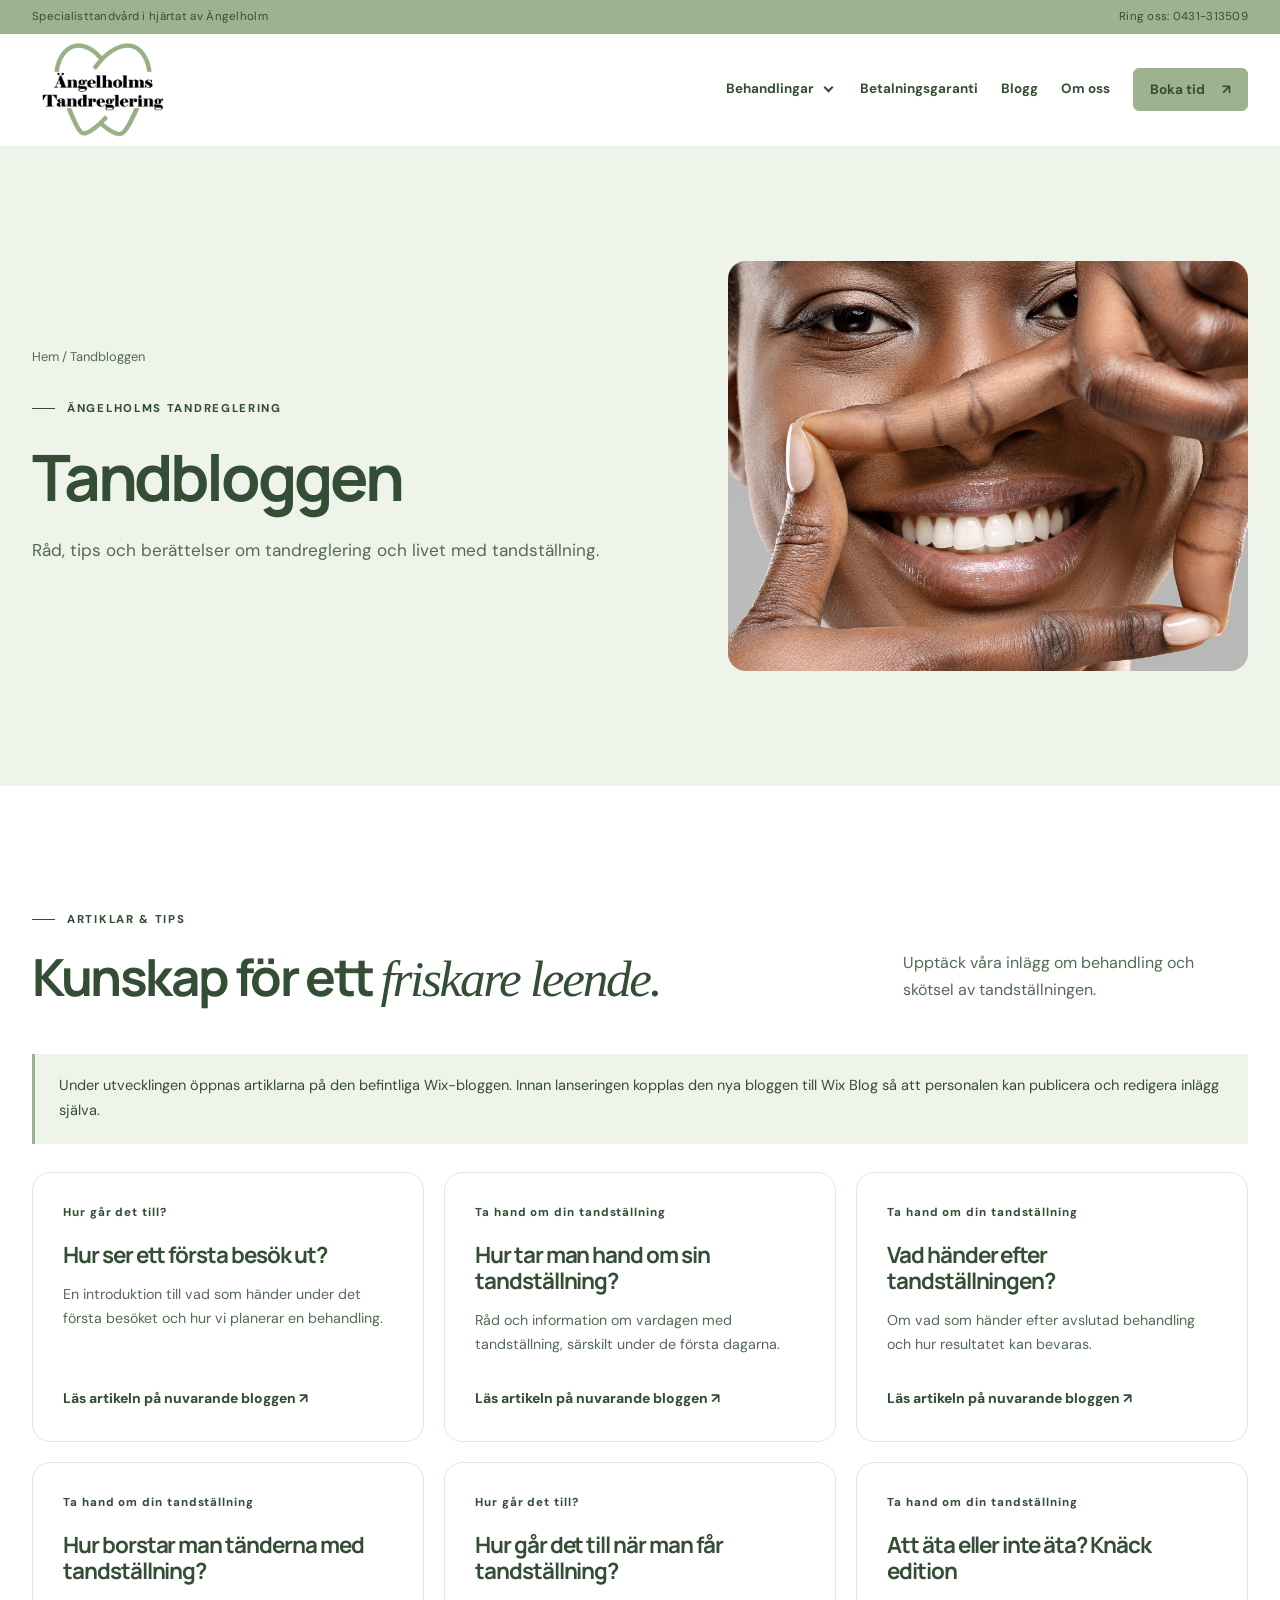
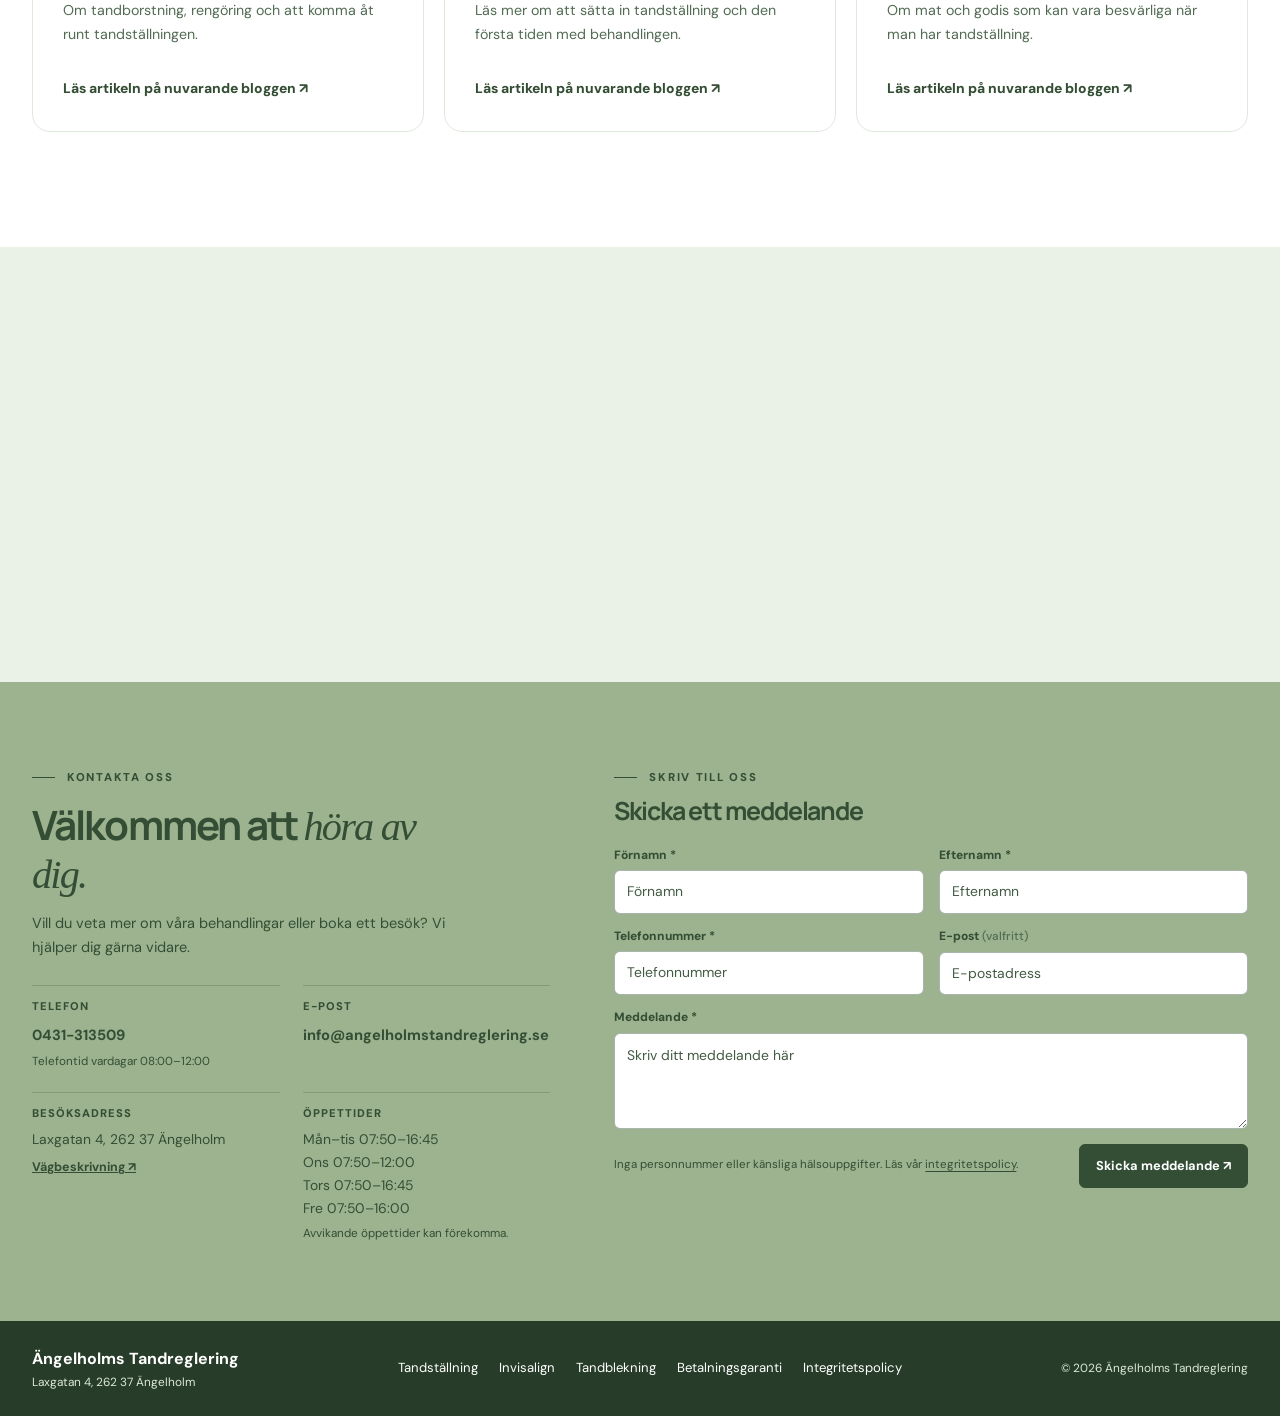
<file: blogg/index.html>
<!doctype html><html lang="sv"><head><meta charset="utf-8"><meta name="viewport" content="width=device-width,initial-scale=1"><meta name="theme-color" content="#344E35"><meta name="robots" content="noindex,nofollow"><title>Tandbloggen | Ängelholms Tandreglering</title><meta name="description" content="Läs klinikens artiklar och tips om tandställning, första besöket, tandborstning och tiden efter tandreglering."><link rel="icon" href="../bilder/Tand.png" type="image/png"><link rel="stylesheet" href="../css/styles.css"><script src="../js/main.js" defer></script></head><body><a class="skip" href="#main">Hoppa till innehållet</a><div class="top-strip"><div class="container"><span>Specialisttandvård i hjärtat av Ängelholm</span><a href="tel:+46431313509">Ring oss: 0431-313509</a></div></div><header class="header"><div class="container head-inner"><a class="brand" href="../index.html" aria-label="Ängelholms Tandreglering, startsidan"><img class="" src="../bilder/Logga.png" alt="" width='55' height='55'></a><button class="menu-toggle" type="button" aria-label="Öppna menyn" aria-controls="navigation" aria-expanded="false"><span></span><span></span><span></span></button><nav id="navigation" class="nav" aria-label="Huvudmeny"><div class="nav-dropdown"><button class="nav-dropdown-trigger" type="button" aria-expanded="false" aria-controls="treatments-submenu" aria-haspopup="true">Behandlingar <span class="nav-chevron" aria-hidden="true"></span></button><div class="nav-submenu" id="treatments-submenu"><a href="../tandreglering/">Tandställning</a><a href="../invisalign/">Invisalign</a><a href="../tandblekning/">Tandblekning</a></div></div><a class="nav-guarantee" href="../betalningsgaranti/">Betalningsgaranti</a><a aria-current="page" href="../blogg/">Blogg</a><a  href="../om-oss/">Om oss</a><a class="button small" href="../boka-tid/">Boka tid <span aria-hidden="true">↗</span></a></nav></div></header><main id="main"><section class="page-hero"><div class="container page-hero-inner"><div><div class="crumbs"><a href="../index.html">Hem</a> / Tandbloggen</div><span class="eyebrow">Ängelholms Tandreglering</span><h1>Tandbloggen</h1><p>Råd, tips och berättelser om tandreglering och livet med tandställning.</p></div><img class="" src="../bilder/smile.jpg" alt="Tandbloggen" width='670' height='450' loading='eager'></div></section><section class="section"><div class="container"><div class="section-heading"><div><span class="eyebrow">Artiklar & tips</span><h2>Kunskap för ett <em>friskare leende.</em></h2></div><p>Upptäck våra inlägg om behandling och skötsel av tandställningen.</p></div><div class="notice">Under utvecklingen öppnas artiklarna på den befintliga Wix-bloggen. Innan lanseringen kopplas den nya bloggen till Wix Blog så att personalen kan publicera och redigera inlägg själva.</div><div class="blog-grid"><article class="blog-card"><small>Hur går det till?</small><h2>Hur ser ett första besök ut?</h2><p>En introduktion till vad som händer under det första besöket och hur vi planerar en behandling.</p><a href="https://www.angelholmstandreglering.se/post/din-rubrik-vad-handlar-bloggen-om" target="_blank" rel="noopener noreferrer">Läs artikeln på nuvarande bloggen ↗</a></article><article class="blog-card"><small>Ta hand om din tandställning</small><h2>Hur tar man hand om sin tandställning?</h2><p>Råd och information om vardagen med tandställning, särskilt under de första dagarna.</p><a href="https://www.angelholmstandreglering.se/post/din-rubrik-vad-handlar-bloggen-om-8" target="_blank" rel="noopener noreferrer">Läs artikeln på nuvarande bloggen ↗</a></article><article class="blog-card"><small>Ta hand om din tandställning</small><h2>Vad händer efter tandställningen?</h2><p>Om vad som händer efter avslutad behandling och hur resultatet kan bevaras.</p><a href="https://www.angelholmstandreglering.se/post/vad-h%C3%A4nder-efter-tandst%C3%A4llningen" target="_blank" rel="noopener noreferrer">Läs artikeln på nuvarande bloggen ↗</a></article><article class="blog-card"><small>Ta hand om din tandställning</small><h2>Hur borstar man tänderna med tandställning?</h2><p>Om tandborstning, rengöring och att komma åt runt tandställningen.</p><a href="https://www.angelholmstandreglering.se/blog" target="_blank" rel="noopener noreferrer">Läs artikeln på nuvarande bloggen ↗</a></article><article class="blog-card"><small>Hur går det till?</small><h2>Hur går det till när man får tandställning?</h2><p>Läs mer om att sätta in tandställning och den första tiden med behandlingen.</p><a href="https://www.angelholmstandreglering.se/blog" target="_blank" rel="noopener noreferrer">Läs artikeln på nuvarande bloggen ↗</a></article><article class="blog-card"><small>Ta hand om din tandställning</small><h2>Att äta eller inte äta? Knäck edition</h2><p>Om mat och godis som kan vara besvärliga när man har tandställning.</p><a href="https://www.angelholmstandreglering.se/blog" target="_blank" rel="noopener noreferrer">Läs artikeln på nuvarande bloggen ↗</a></article></div></div></section></main><section class="location-section" aria-label="Hitta till Ängelholms Tandreglering"><iframe class="location-map" title="Karta: Ängelholms Tandreglering, Laxgatan 4 i Ängelholm" src="https://maps.google.com/maps?q=Laxgatan%204%2C%20262%2037%20%C3%84ngelholm&amp;z=16&amp;hl=sv&amp;output=embed" loading="lazy" referrerpolicy="strict-origin-when-cross-origin" allowfullscreen></iframe></section><footer class="footer" id="kontakt">
<div class="footer-main"><div class="container footer-layout">
<div class="footer-about">
  <span class="eyebrow on-dark">Kontakta oss</span>
  <h2>Välkommen att <em>höra av dig.</em></h2>
  <p class="footer-intro">Vill du veta mer om våra behandlingar eller boka ett besök? Vi hjälper dig gärna vidare.</p>
  <div class="footer-facts">
    <div class="footer-fact"><span>Telefon</span><a href="tel:+46431313509">0431-313509</a><small>Telefontid vardagar 08:00–12:00</small></div>
    <div class="footer-fact"><span>E-post</span><a href="mailto:info@angelholmstandreglering.se">info@angelholmstandreglering.se</a></div>
    <div class="footer-fact"><span>Besöksadress</span><p>Laxgatan 4, 262 37 Ängelholm</p><a class="footer-map-link" href="https://www.google.com/maps/search/?api=1&amp;query=Laxgatan+4+%C3%84ngelholm" target="_blank" rel="noopener noreferrer">Vägbeskrivning ↗</a></div>
    <div class="footer-fact"><span>Öppettider</span><p>Mån–tis 07:50–16:45<br>Ons 07:50–12:00<br>Tors 07:50–16:45<br>Fre 07:50–16:00</p><small>Avvikande öppettider kan förekomma.</small></div>
  </div>
</div>
<div class="footer-form-panel">
  <div class="footer-form-header"><span class="eyebrow">Skriv till oss</span><h3>Skicka ett meddelande</h3></div>
  <form class="contact-form" data-contact-form data-endpoint="" method="post">
    <div class="contact-form-grid">
      <div class="contact-field"><label for="contact-first">Förnamn *</label><input id="contact-first" name="firstName" autocomplete="given-name" maxlength="80" required placeholder="Förnamn"></div>
      <div class="contact-field"><label for="contact-last">Efternamn *</label><input id="contact-last" name="lastName" autocomplete="family-name" maxlength="80" required placeholder="Efternamn"></div>
      <div class="contact-field"><label for="contact-phone">Telefonnummer *</label><input id="contact-phone" name="phone" type="tel" autocomplete="tel" maxlength="40" required placeholder="Telefonnummer"></div>
      <div class="contact-field"><label for="contact-email">E-post <span>(valfritt)</span></label><input id="contact-email" name="email" type="email" autocomplete="email" maxlength="254" placeholder="E-postadress"></div>
      <div class="contact-field wide"><label for="contact-message">Meddelande *</label><textarea id="contact-message" name="message" rows="3" maxlength="2500" required placeholder="Skriv ditt meddelande här"></textarea></div>
      <div class="form-honeypot" aria-hidden="true"><label for="contact-website">Webbplats</label><input id="contact-website" type="text" name="website" tabindex="-1" autocomplete="off"></div>
    </div>
    <div class="contact-form-actions"><p>Inga personnummer eller känsliga hälsouppgifter. Läs vår <a href="../integritetspolicy/">integritetspolicy</a>.</p><button class="button" type="submit" disabled>Skicka meddelande ↗</button></div>
    <p class="form-status" data-form-status role="status" aria-live="polite"></p>
  </form>
</div>
</div></div>
<div class="footer-bottom"><div class="container footer-inner"><div class="brand-copy"><strong>Ängelholms Tandreglering</strong><small>Laxgatan 4, 262 37 Ängelholm</small></div><nav aria-label="Länkar i sidfoten"><a href="../tandreglering/">Tandställning</a><a href="../invisalign/">Invisalign</a><a href="../tandblekning/">Tandblekning</a><a href="../betalningsgaranti/">Betalningsgaranti</a><a href="../integritetspolicy/">Integritetspolicy</a></nav><small>© <span data-year>2026</span> Ängelholms Tandreglering</small></div></div>
</footer></body></html>
</file>
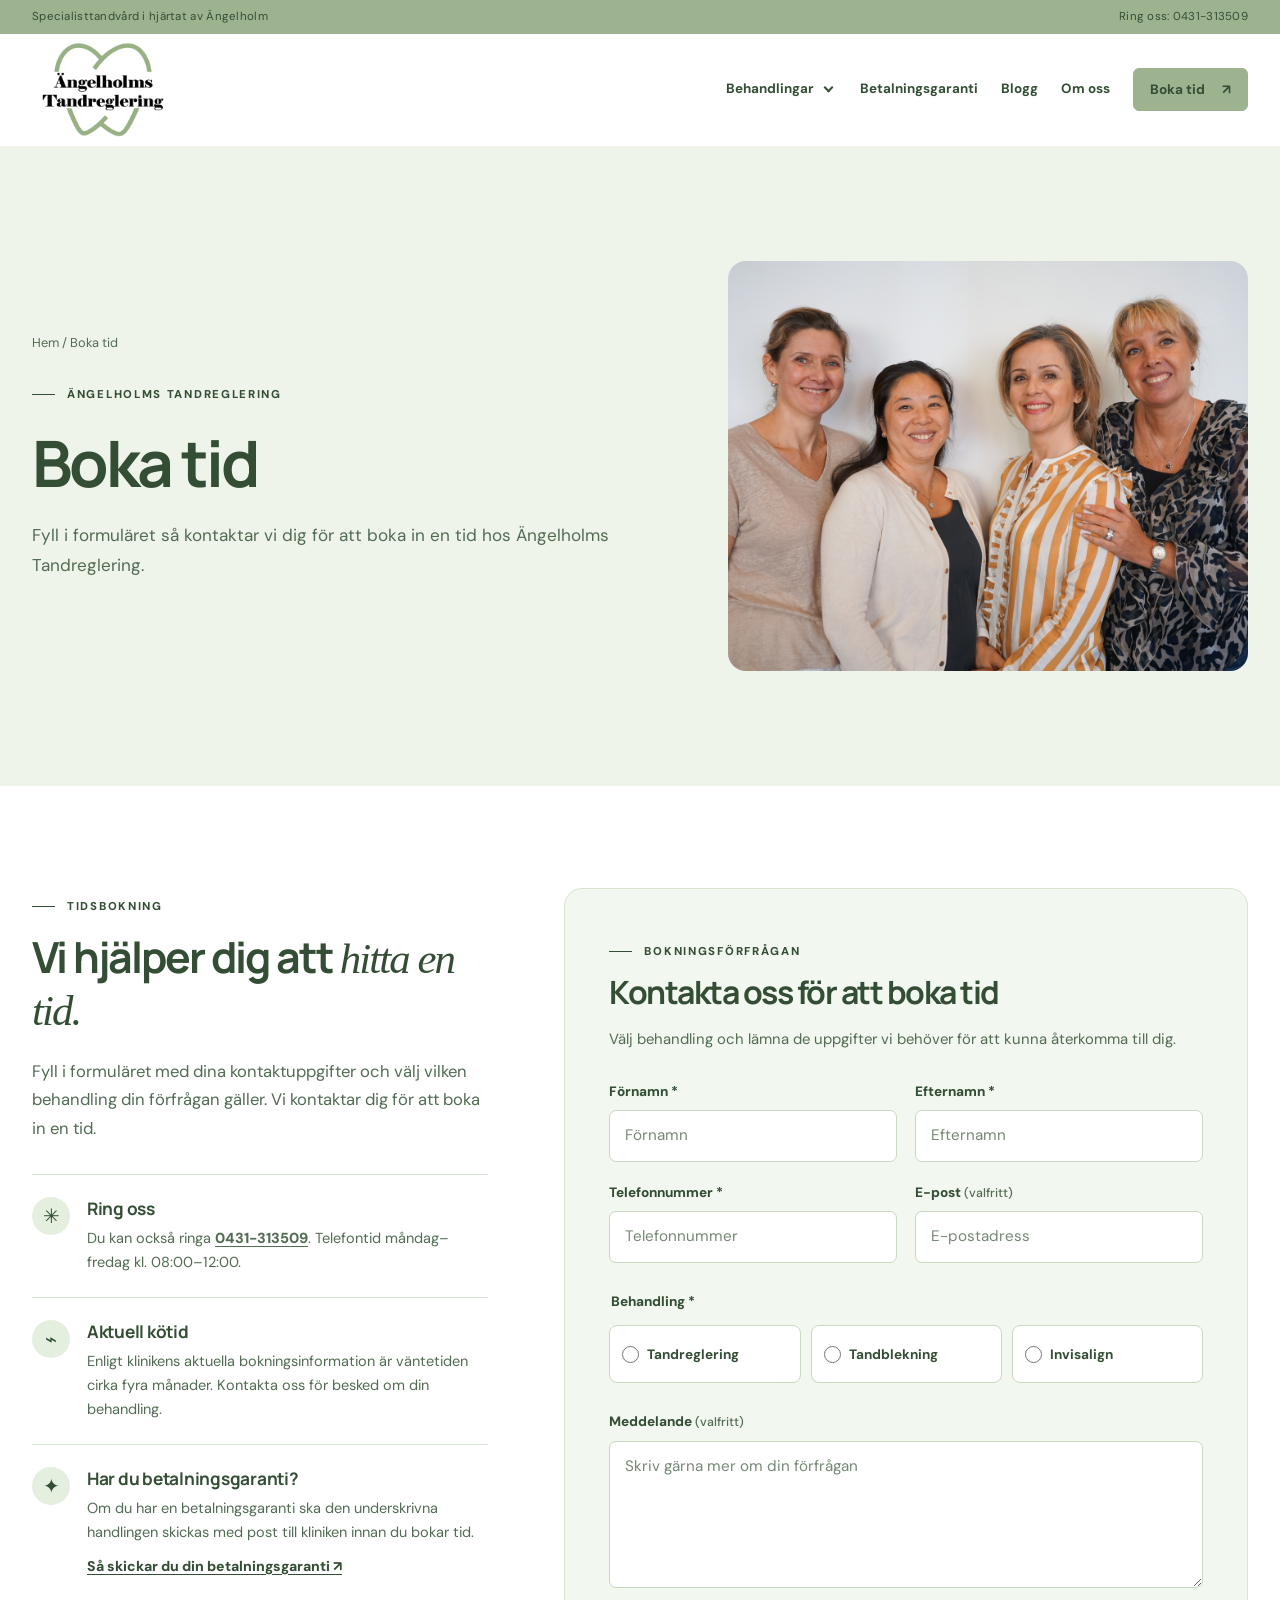
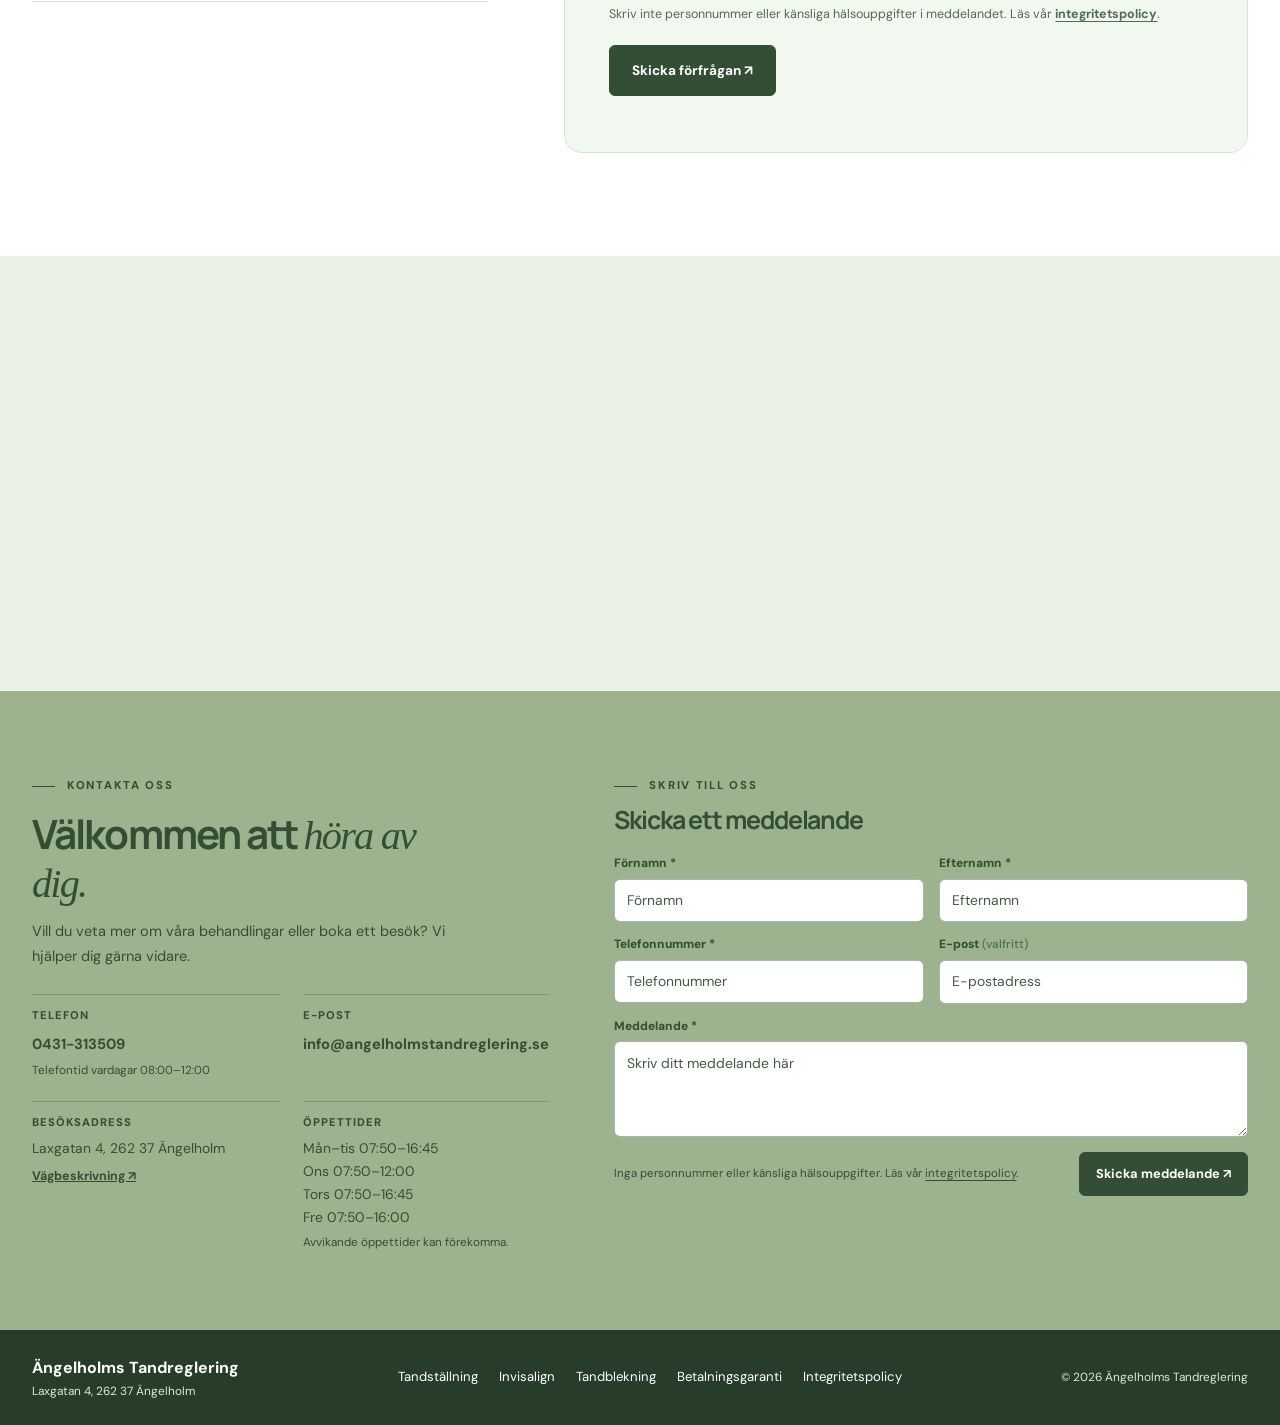
<file: boka-tid/index.html>
<!doctype html><html lang="sv"><head><meta charset="utf-8"><meta name="viewport" content="width=device-width,initial-scale=1"><meta name="theme-color" content="#344E35"><meta name="robots" content="noindex,nofollow"><title>Boka tid | Ängelholms Tandreglering</title><meta name="description" content="Boka tid hos Ängelholms Tandreglering. Skicka en förfrågan om tandreglering, Invisalign eller tandblekning, eller ring 0431-313509 på telefontid."><link rel="icon" href="../bilder/Tand.png" type="image/png"><link rel="stylesheet" href="../css/styles.css"><script src="../js/main.js" defer></script></head><body><a class="skip" href="#main">Hoppa till innehållet</a><div class="top-strip"><div class="container"><span>Specialisttandvård i hjärtat av Ängelholm</span><a href="tel:+46431313509">Ring oss: 0431-313509</a></div></div><header class="header"><div class="container head-inner"><a class="brand" href="../index.html" aria-label="Ängelholms Tandreglering, startsidan"><img class="" src="../bilder/Logga.png" alt="" width='55' height='55'></a><button class="menu-toggle" type="button" aria-label="Öppna menyn" aria-controls="navigation" aria-expanded="false"><span></span><span></span><span></span></button><nav id="navigation" class="nav" aria-label="Huvudmeny"><div class="nav-dropdown"><button class="nav-dropdown-trigger" type="button" aria-expanded="false" aria-controls="treatments-submenu" aria-haspopup="true">Behandlingar <span class="nav-chevron" aria-hidden="true"></span></button><div class="nav-submenu" id="treatments-submenu"><a href="../tandreglering/">Tandställning</a><a href="../invisalign/">Invisalign</a><a href="../tandblekning/">Tandblekning</a></div></div><a class="nav-guarantee" href="../betalningsgaranti/">Betalningsgaranti</a><a  href="../blogg/">Blogg</a><a  href="../om-oss/">Om oss</a><a class="button small" href="../boka-tid/">Boka tid <span aria-hidden="true">↗</span></a></nav></div></header><main id="main">
<section class="page-hero">
  <div class="container page-hero-inner">
    <div>
      <div class="crumbs"><a href="../index.html">Hem</a> / Boka tid</div>
      <span class="eyebrow">Ängelholms Tandreglering</span>
      <h1>Boka tid</h1>
      <p>Fyll i formuläret så kontaktar vi dig för att boka in en tid hos Ängelholms Tandreglering.</p>
    </div>
    <img src="../bilder/om-oss.jpg" alt="Medarbetarna på Ängelholms Tandreglering" width="670" height="450" loading="eager" decoding="async">
  </div>
</section>
<section class="section booking-section">
  <div class="container booking-layout">
    <div class="booking-information">
      <span class="eyebrow">Tidsbokning</span>
      <h2>Vi hjälper dig att <em>hitta en tid.</em></h2>
      <p>Fyll i formuläret med dina kontaktuppgifter och välj vilken behandling din förfrågan gäller. Vi kontaktar dig för att boka in en tid.</p>
      <div class="booking-key-info">
        <div class="booking-info-item"><span class="booking-info-icon" aria-hidden="true">✳</span><div><h3>Ring oss</h3><p>Du kan också ringa <a href="tel:+46431313509">0431-313509</a>. Telefontid måndag–fredag kl. 08:00–12:00.</p></div></div>
        <div class="booking-info-item"><span class="booking-info-icon" aria-hidden="true">⌁</span><div><h3>Aktuell kötid</h3><p>Enligt klinikens aktuella bokningsinformation är väntetiden cirka fyra månader. Kontakta oss för besked om din behandling.</p></div></div>
        <div class="booking-info-item"><span class="booking-info-icon" aria-hidden="true">✦</span><div><h3>Har du betalningsgaranti?</h3><p>Om du har en betalningsgaranti ska den underskrivna handlingen skickas med post till kliniken innan du bokar tid.</p><a class="booking-guarantee-link" href="../betalningsgaranti/">Så skickar du din betalningsgaranti ↗</a></div></div>
      </div>
    </div>
    <div class="booking-form-panel">
      <span class="eyebrow">Bokningsförfrågan</span>
      <h2>Kontakta oss för att boka tid</h2>
      <p class="booking-form-description">Välj behandling och lämna de uppgifter vi behöver för att kunna återkomma till dig.</p>
      <form class="booking-request-form" data-contact-form data-endpoint="" method="post">
        <div class="booking-fields">
          <div class="booking-field"><label for="booking-first">Förnamn <span aria-hidden="true">*</span></label><input id="booking-first" name="firstName" type="text" autocomplete="given-name" maxlength="80" placeholder="Förnamn" required></div>
          <div class="booking-field"><label for="booking-last">Efternamn <span aria-hidden="true">*</span></label><input id="booking-last" name="lastName" type="text" autocomplete="family-name" maxlength="80" placeholder="Efternamn" required></div>
          <div class="booking-field"><label for="booking-phone">Telefonnummer <span aria-hidden="true">*</span></label><input id="booking-phone" name="phone" type="tel" autocomplete="tel" maxlength="40" placeholder="Telefonnummer" required></div>
          <div class="booking-field"><label for="booking-email">E-post <span class="booking-optional">(valfritt)</span></label><input id="booking-email" name="email" type="email" autocomplete="email" maxlength="254" placeholder="E-postadress"></div>
        </div>
        <fieldset class="booking-treatment"><legend>Behandling <span aria-hidden="true">*</span></legend><div class="booking-treatment-choices">
          <label class="booking-treatment-choice"><input type="radio" name="treatment" value="Tandreglering" required><span>Tandreglering</span></label>
          <label class="booking-treatment-choice"><input type="radio" name="treatment" value="Tandblekning" required><span>Tandblekning</span></label>
          <label class="booking-treatment-choice"><input type="radio" name="treatment" value="Invisalign" required><span>Invisalign</span></label>
        </div></fieldset>
        <div class="booking-field booking-message"><label for="booking-message">Meddelande <span class="booking-optional">(valfritt)</span></label><textarea id="booking-message" name="message" rows="5" maxlength="2500" placeholder="Skriv gärna mer om din förfrågan"></textarea></div>
        <div class="form-honeypot" aria-hidden="true"><label for="booking-website">Webbplats</label><input type="text" id="booking-website" name="website" autocomplete="off" tabindex="-1"></div>
        <p class="booking-privacy">Skriv inte personnummer eller känsliga hälsouppgifter i meddelandet. Läs vår <a href="../integritetspolicy/">integritetspolicy</a>.</p>
        <div class="booking-form-actions"><button class="button booking-submit" type="submit" disabled>Skicka förfrågan ↗</button></div>
        <p class="form-status" data-form-status role="status" aria-live="polite"></p>
      </form>
    </div>
  </div>
</section>
</main><section class="location-section" aria-label="Hitta till Ängelholms Tandreglering"><iframe class="location-map" title="Karta: Ängelholms Tandreglering, Laxgatan 4 i Ängelholm" src="https://maps.google.com/maps?q=Laxgatan%204%2C%20262%2037%20%C3%84ngelholm&amp;z=16&amp;hl=sv&amp;output=embed" loading="lazy" referrerpolicy="strict-origin-when-cross-origin" allowfullscreen></iframe></section><footer class="footer" id="kontakt">
<div class="footer-main"><div class="container footer-layout">
<div class="footer-about">
  <span class="eyebrow on-dark">Kontakta oss</span>
  <h2>Välkommen att <em>höra av dig.</em></h2>
  <p class="footer-intro">Vill du veta mer om våra behandlingar eller boka ett besök? Vi hjälper dig gärna vidare.</p>
  <div class="footer-facts">
    <div class="footer-fact"><span>Telefon</span><a href="tel:+46431313509">0431-313509</a><small>Telefontid vardagar 08:00–12:00</small></div>
    <div class="footer-fact"><span>E-post</span><a href="mailto:info@angelholmstandreglering.se">info@angelholmstandreglering.se</a></div>
    <div class="footer-fact"><span>Besöksadress</span><p>Laxgatan 4, 262 37 Ängelholm</p><a class="footer-map-link" href="https://www.google.com/maps/search/?api=1&amp;query=Laxgatan+4+%C3%84ngelholm" target="_blank" rel="noopener noreferrer">Vägbeskrivning ↗</a></div>
    <div class="footer-fact"><span>Öppettider</span><p>Mån–tis 07:50–16:45<br>Ons 07:50–12:00<br>Tors 07:50–16:45<br>Fre 07:50–16:00</p><small>Avvikande öppettider kan förekomma.</small></div>
  </div>
</div>
<div class="footer-form-panel">
  <div class="footer-form-header"><span class="eyebrow">Skriv till oss</span><h3>Skicka ett meddelande</h3></div>
  <form class="contact-form" data-contact-form data-endpoint="" method="post">
    <div class="contact-form-grid">
      <div class="contact-field"><label for="contact-first">Förnamn *</label><input id="contact-first" name="firstName" autocomplete="given-name" maxlength="80" required placeholder="Förnamn"></div>
      <div class="contact-field"><label for="contact-last">Efternamn *</label><input id="contact-last" name="lastName" autocomplete="family-name" maxlength="80" required placeholder="Efternamn"></div>
      <div class="contact-field"><label for="contact-phone">Telefonnummer *</label><input id="contact-phone" name="phone" type="tel" autocomplete="tel" maxlength="40" required placeholder="Telefonnummer"></div>
      <div class="contact-field"><label for="contact-email">E-post <span>(valfritt)</span></label><input id="contact-email" name="email" type="email" autocomplete="email" maxlength="254" placeholder="E-postadress"></div>
      <div class="contact-field wide"><label for="contact-message">Meddelande *</label><textarea id="contact-message" name="message" rows="3" maxlength="2500" required placeholder="Skriv ditt meddelande här"></textarea></div>
      <div class="form-honeypot" aria-hidden="true"><label for="contact-website">Webbplats</label><input id="contact-website" type="text" name="website" tabindex="-1" autocomplete="off"></div>
    </div>
    <div class="contact-form-actions"><p>Inga personnummer eller känsliga hälsouppgifter. Läs vår <a href="../integritetspolicy/">integritetspolicy</a>.</p><button class="button" type="submit" disabled>Skicka meddelande ↗</button></div>
    <p class="form-status" data-form-status role="status" aria-live="polite"></p>
  </form>
</div>
</div></div>
<div class="footer-bottom"><div class="container footer-inner"><div class="brand-copy"><strong>Ängelholms Tandreglering</strong><small>Laxgatan 4, 262 37 Ängelholm</small></div><nav aria-label="Länkar i sidfoten"><a href="../tandreglering/">Tandställning</a><a href="../invisalign/">Invisalign</a><a href="../tandblekning/">Tandblekning</a><a href="../betalningsgaranti/">Betalningsgaranti</a><a href="../integritetspolicy/">Integritetspolicy</a></nav><small>© <span data-year>2026</span> Ängelholms Tandreglering</small></div></div>
</footer></body></html>
</file>
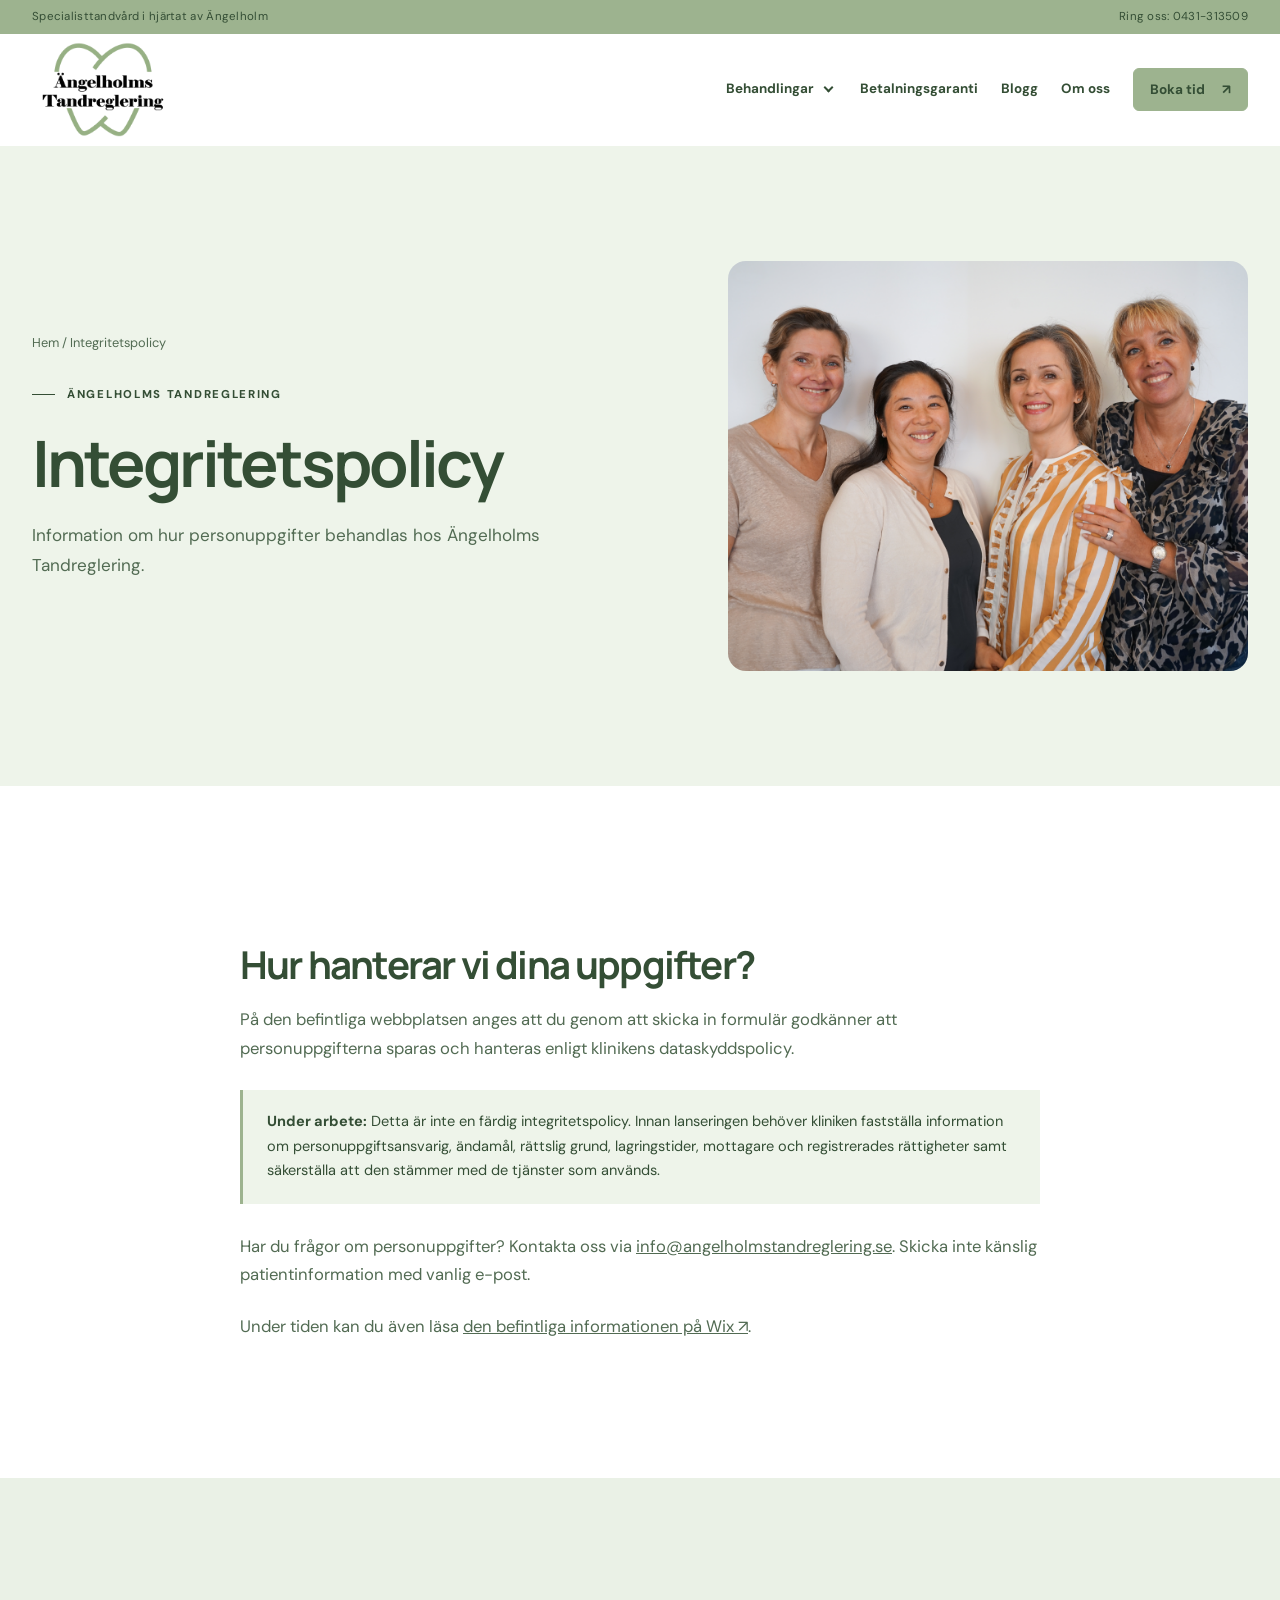
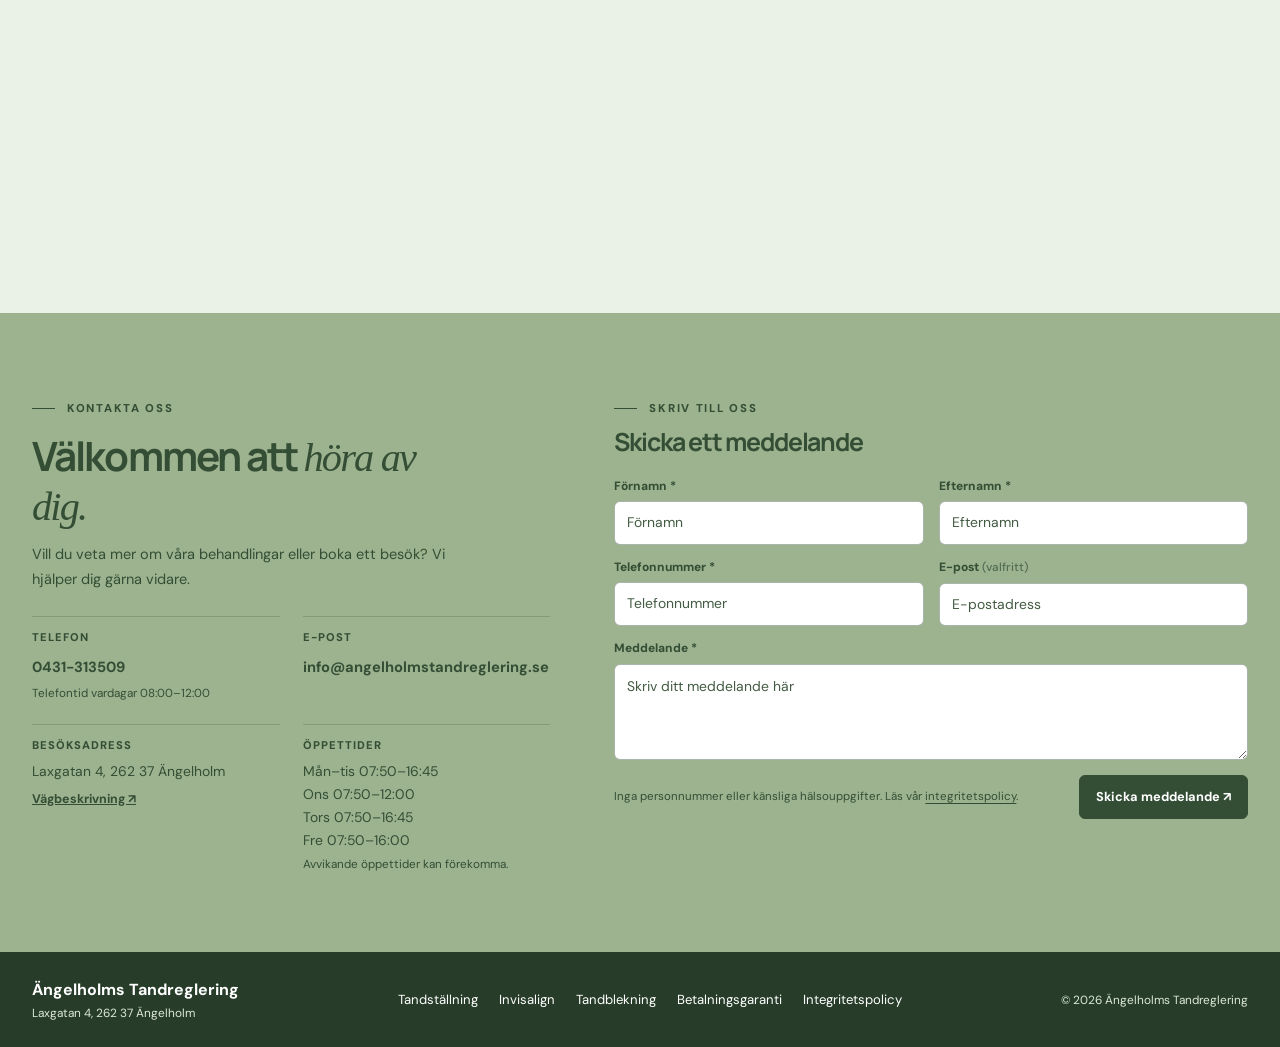
<file: integritetspolicy/index.html>
<!doctype html><html lang="sv"><head><meta charset="utf-8"><meta name="viewport" content="width=device-width,initial-scale=1"><meta name="theme-color" content="#344E35"><meta name="robots" content="noindex,nofollow"><title>Integritetspolicy | Ängelholms Tandreglering</title><meta name="description" content="Information om Ängelholms Tandreglerings hantering av personuppgifter. Policyn behöver färdigställas inför lanseringen."><link rel="icon" href="../bilder/Tand.png" type="image/png"><link rel="stylesheet" href="../css/styles.css"><script src="../js/main.js" defer></script></head><body><a class="skip" href="#main">Hoppa till innehållet</a><div class="top-strip"><div class="container"><span>Specialisttandvård i hjärtat av Ängelholm</span><a href="tel:+46431313509">Ring oss: 0431-313509</a></div></div><header class="header"><div class="container head-inner"><a class="brand" href="../index.html" aria-label="Ängelholms Tandreglering, startsidan"><img class="" src="../bilder/Logga.png" alt="" width='55' height='55'></a><button class="menu-toggle" type="button" aria-label="Öppna menyn" aria-controls="navigation" aria-expanded="false"><span></span><span></span><span></span></button><nav id="navigation" class="nav" aria-label="Huvudmeny"><div class="nav-dropdown"><button class="nav-dropdown-trigger" type="button" aria-expanded="false" aria-controls="treatments-submenu" aria-haspopup="true">Behandlingar <span class="nav-chevron" aria-hidden="true"></span></button><div class="nav-submenu" id="treatments-submenu"><a href="../tandreglering/">Tandställning</a><a href="../invisalign/">Invisalign</a><a href="../tandblekning/">Tandblekning</a></div></div><a class="nav-guarantee" href="../betalningsgaranti/">Betalningsgaranti</a><a  href="../blogg/">Blogg</a><a  href="../om-oss/">Om oss</a><a class="button small" href="../boka-tid/">Boka tid <span aria-hidden="true">↗</span></a></nav></div></header><main id="main"><section class="page-hero"><div class="container page-hero-inner"><div><div class="crumbs"><a href="../index.html">Hem</a> / Integritetspolicy</div><span class="eyebrow">Ängelholms Tandreglering</span><h1>Integritetspolicy</h1><p>Information om hur personuppgifter behandlas hos Ängelholms Tandreglering.</p></div><img class="" src="../bilder/om-oss.jpg" alt="Integritetspolicy" width='670' height='450' loading='eager'></div></section><section class="section"><div class="container policy-note prose"><h2>Hur hanterar vi dina uppgifter?</h2><p>På den befintliga webbplatsen anges att du genom att skicka in formulär godkänner att personuppgifterna sparas och hanteras enligt klinikens dataskyddspolicy.</p><div class="notice"><strong>Under arbete:</strong> Detta är inte en färdig integritetspolicy. Innan lanseringen behöver kliniken fastställa information om personuppgiftsansvarig, ändamål, rättslig grund, lagringstider, mottagare och registrerades rättigheter samt säkerställa att den stämmer med de tjänster som används.</div><p>Har du frågor om personuppgifter? Kontakta oss via <a href="mailto:info@angelholmstandreglering.se">info@angelholmstandreglering.se</a>. Skicka inte känslig patientinformation med vanlig e-post.</p><p>Under tiden kan du även läsa <a href="https://www.angelholmstandreglering.se/integritetspolicy" target="_blank" rel="noopener noreferrer">den befintliga informationen på Wix ↗</a>.</p></div></section></main><section class="location-section" aria-label="Hitta till Ängelholms Tandreglering"><iframe class="location-map" title="Karta: Ängelholms Tandreglering, Laxgatan 4 i Ängelholm" src="https://maps.google.com/maps?q=Laxgatan%204%2C%20262%2037%20%C3%84ngelholm&amp;z=16&amp;hl=sv&amp;output=embed" loading="lazy" referrerpolicy="strict-origin-when-cross-origin" allowfullscreen></iframe></section><footer class="footer" id="kontakt">
<div class="footer-main"><div class="container footer-layout">
<div class="footer-about">
  <span class="eyebrow on-dark">Kontakta oss</span>
  <h2>Välkommen att <em>höra av dig.</em></h2>
  <p class="footer-intro">Vill du veta mer om våra behandlingar eller boka ett besök? Vi hjälper dig gärna vidare.</p>
  <div class="footer-facts">
    <div class="footer-fact"><span>Telefon</span><a href="tel:+46431313509">0431-313509</a><small>Telefontid vardagar 08:00–12:00</small></div>
    <div class="footer-fact"><span>E-post</span><a href="mailto:info@angelholmstandreglering.se">info@angelholmstandreglering.se</a></div>
    <div class="footer-fact"><span>Besöksadress</span><p>Laxgatan 4, 262 37 Ängelholm</p><a class="footer-map-link" href="https://www.google.com/maps/search/?api=1&amp;query=Laxgatan+4+%C3%84ngelholm" target="_blank" rel="noopener noreferrer">Vägbeskrivning ↗</a></div>
    <div class="footer-fact"><span>Öppettider</span><p>Mån–tis 07:50–16:45<br>Ons 07:50–12:00<br>Tors 07:50–16:45<br>Fre 07:50–16:00</p><small>Avvikande öppettider kan förekomma.</small></div>
  </div>
</div>
<div class="footer-form-panel">
  <div class="footer-form-header"><span class="eyebrow">Skriv till oss</span><h3>Skicka ett meddelande</h3></div>
  <form class="contact-form" data-contact-form data-endpoint="" method="post">
    <div class="contact-form-grid">
      <div class="contact-field"><label for="contact-first">Förnamn *</label><input id="contact-first" name="firstName" autocomplete="given-name" maxlength="80" required placeholder="Förnamn"></div>
      <div class="contact-field"><label for="contact-last">Efternamn *</label><input id="contact-last" name="lastName" autocomplete="family-name" maxlength="80" required placeholder="Efternamn"></div>
      <div class="contact-field"><label for="contact-phone">Telefonnummer *</label><input id="contact-phone" name="phone" type="tel" autocomplete="tel" maxlength="40" required placeholder="Telefonnummer"></div>
      <div class="contact-field"><label for="contact-email">E-post <span>(valfritt)</span></label><input id="contact-email" name="email" type="email" autocomplete="email" maxlength="254" placeholder="E-postadress"></div>
      <div class="contact-field wide"><label for="contact-message">Meddelande *</label><textarea id="contact-message" name="message" rows="3" maxlength="2500" required placeholder="Skriv ditt meddelande här"></textarea></div>
      <div class="form-honeypot" aria-hidden="true"><label for="contact-website">Webbplats</label><input id="contact-website" type="text" name="website" tabindex="-1" autocomplete="off"></div>
    </div>
    <div class="contact-form-actions"><p>Inga personnummer eller känsliga hälsouppgifter. Läs vår <a href="../integritetspolicy/">integritetspolicy</a>.</p><button class="button" type="submit" disabled>Skicka meddelande ↗</button></div>
    <p class="form-status" data-form-status role="status" aria-live="polite"></p>
  </form>
</div>
</div></div>
<div class="footer-bottom"><div class="container footer-inner"><div class="brand-copy"><strong>Ängelholms Tandreglering</strong><small>Laxgatan 4, 262 37 Ängelholm</small></div><nav aria-label="Länkar i sidfoten"><a href="../tandreglering/">Tandställning</a><a href="../invisalign/">Invisalign</a><a href="../tandblekning/">Tandblekning</a><a href="../betalningsgaranti/">Betalningsgaranti</a><a href="../integritetspolicy/">Integritetspolicy</a></nav><small>© <span data-year>2026</span> Ängelholms Tandreglering</small></div></div>
</footer></body></html>
</file>
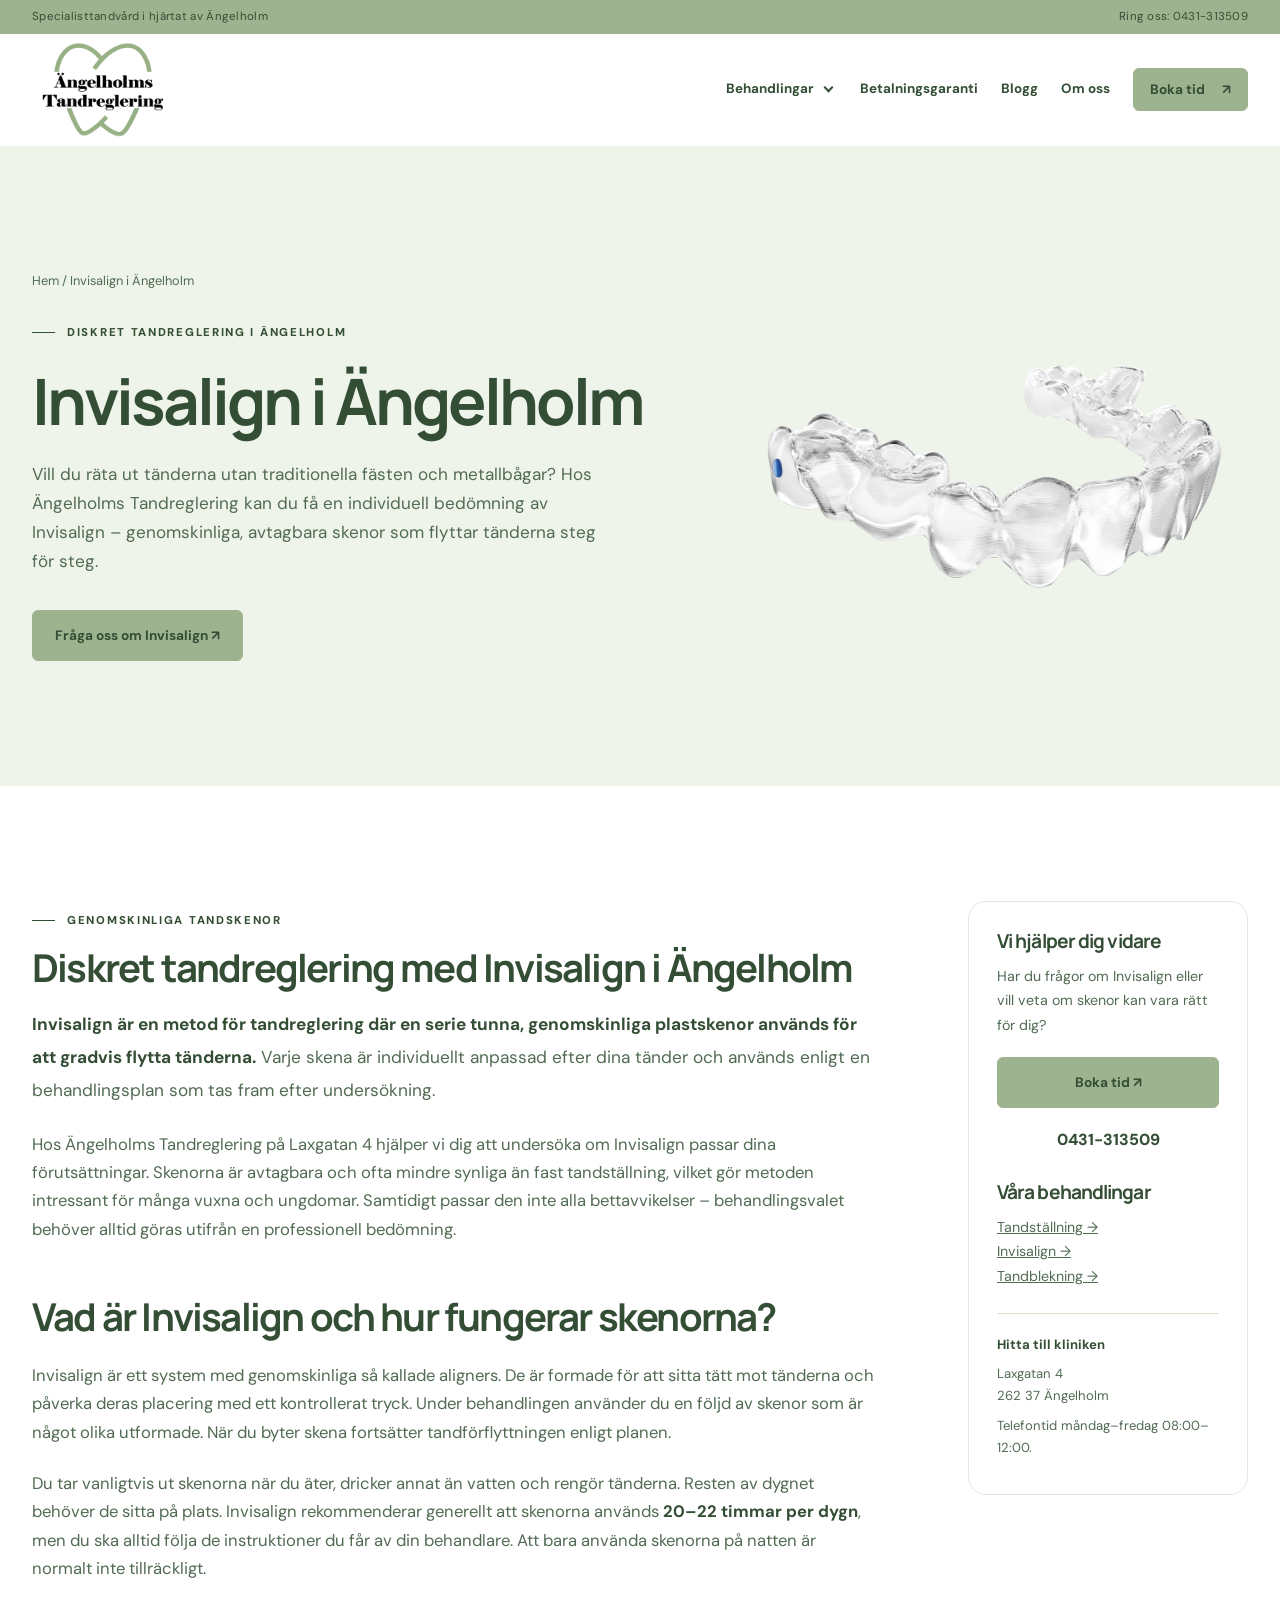
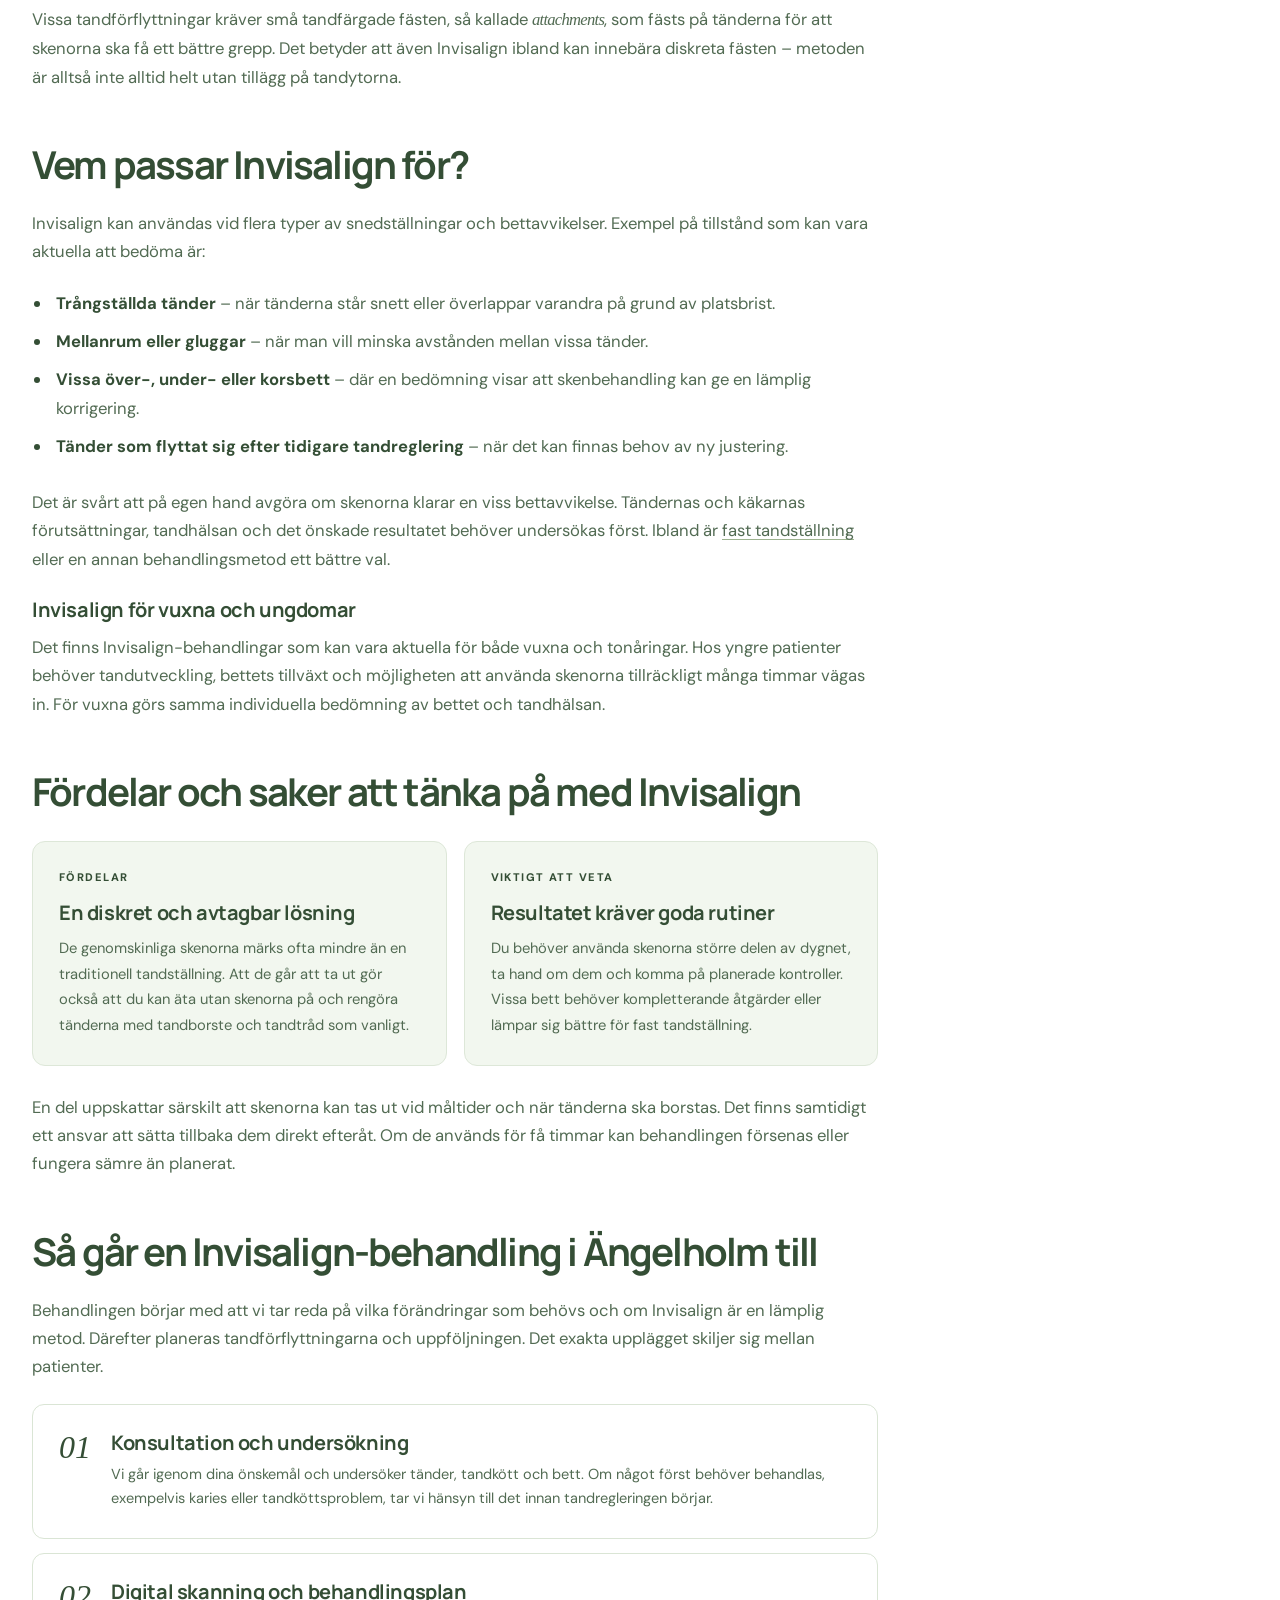
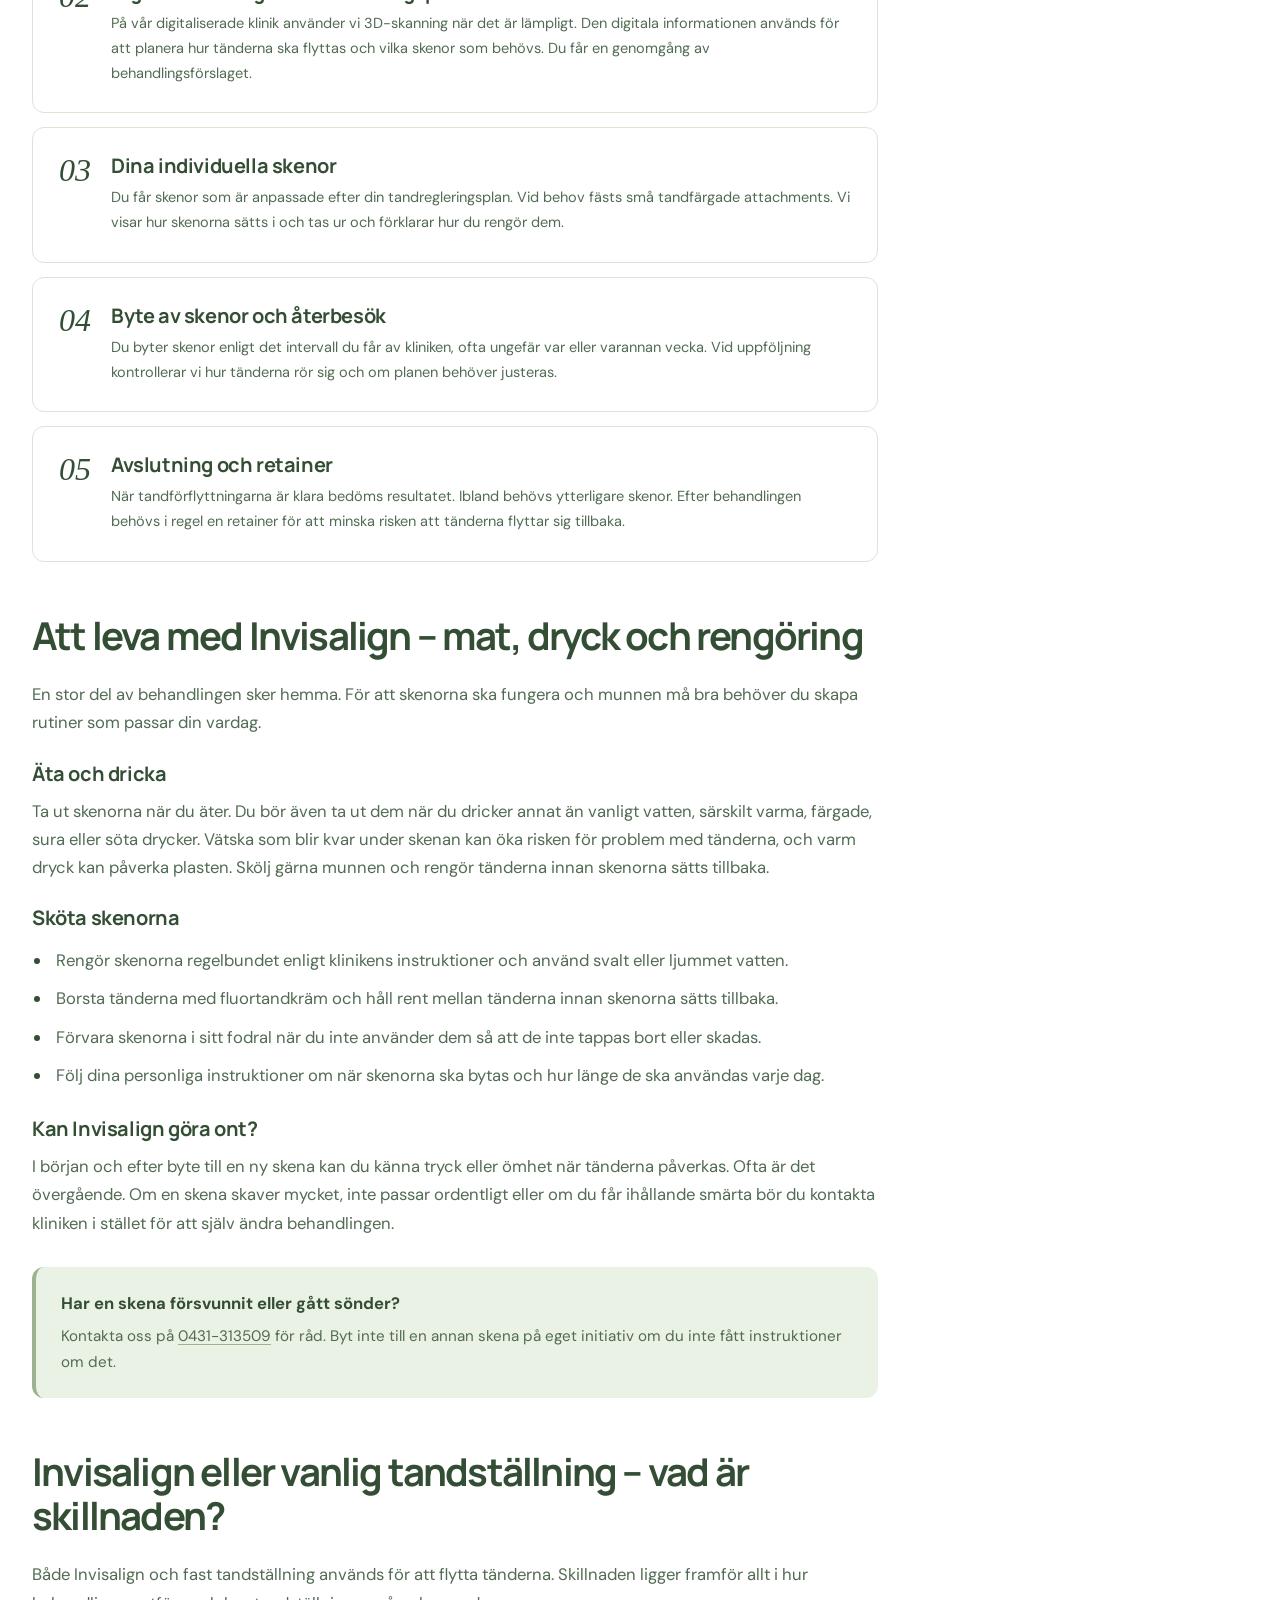
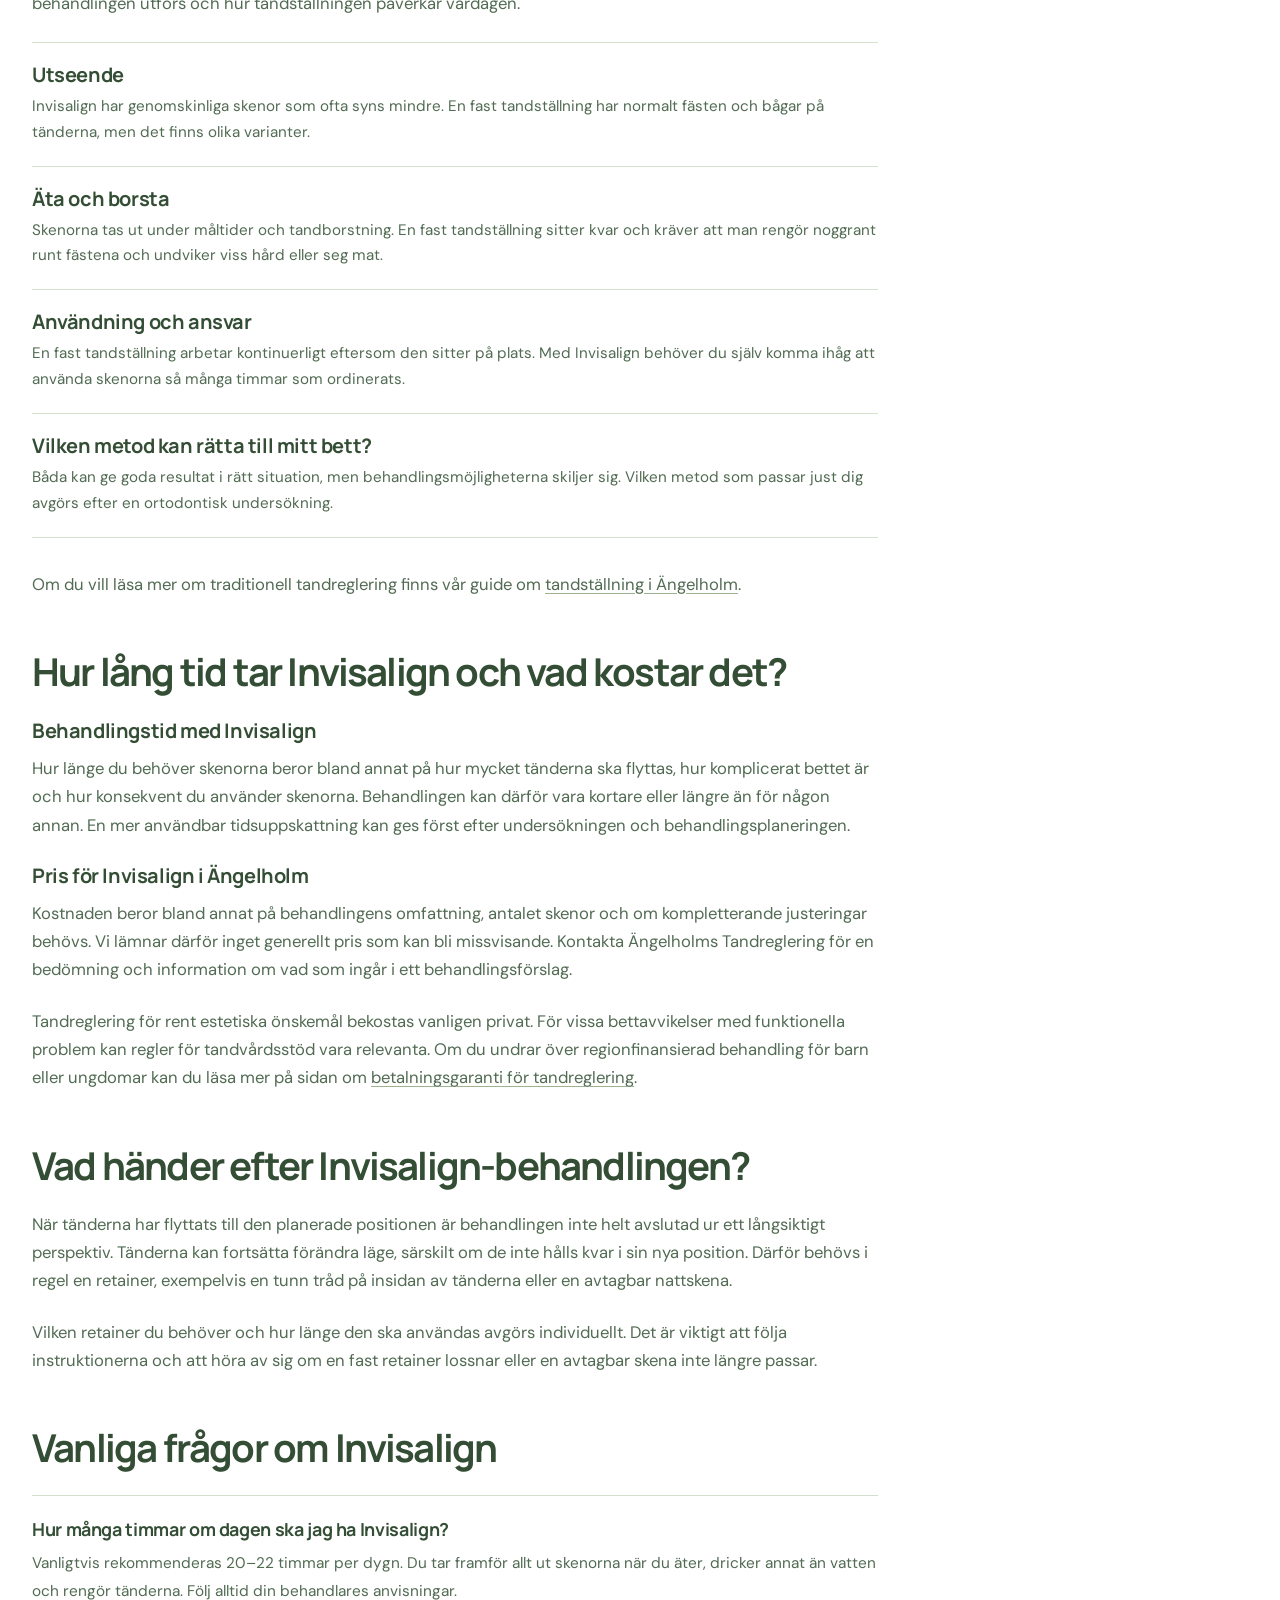
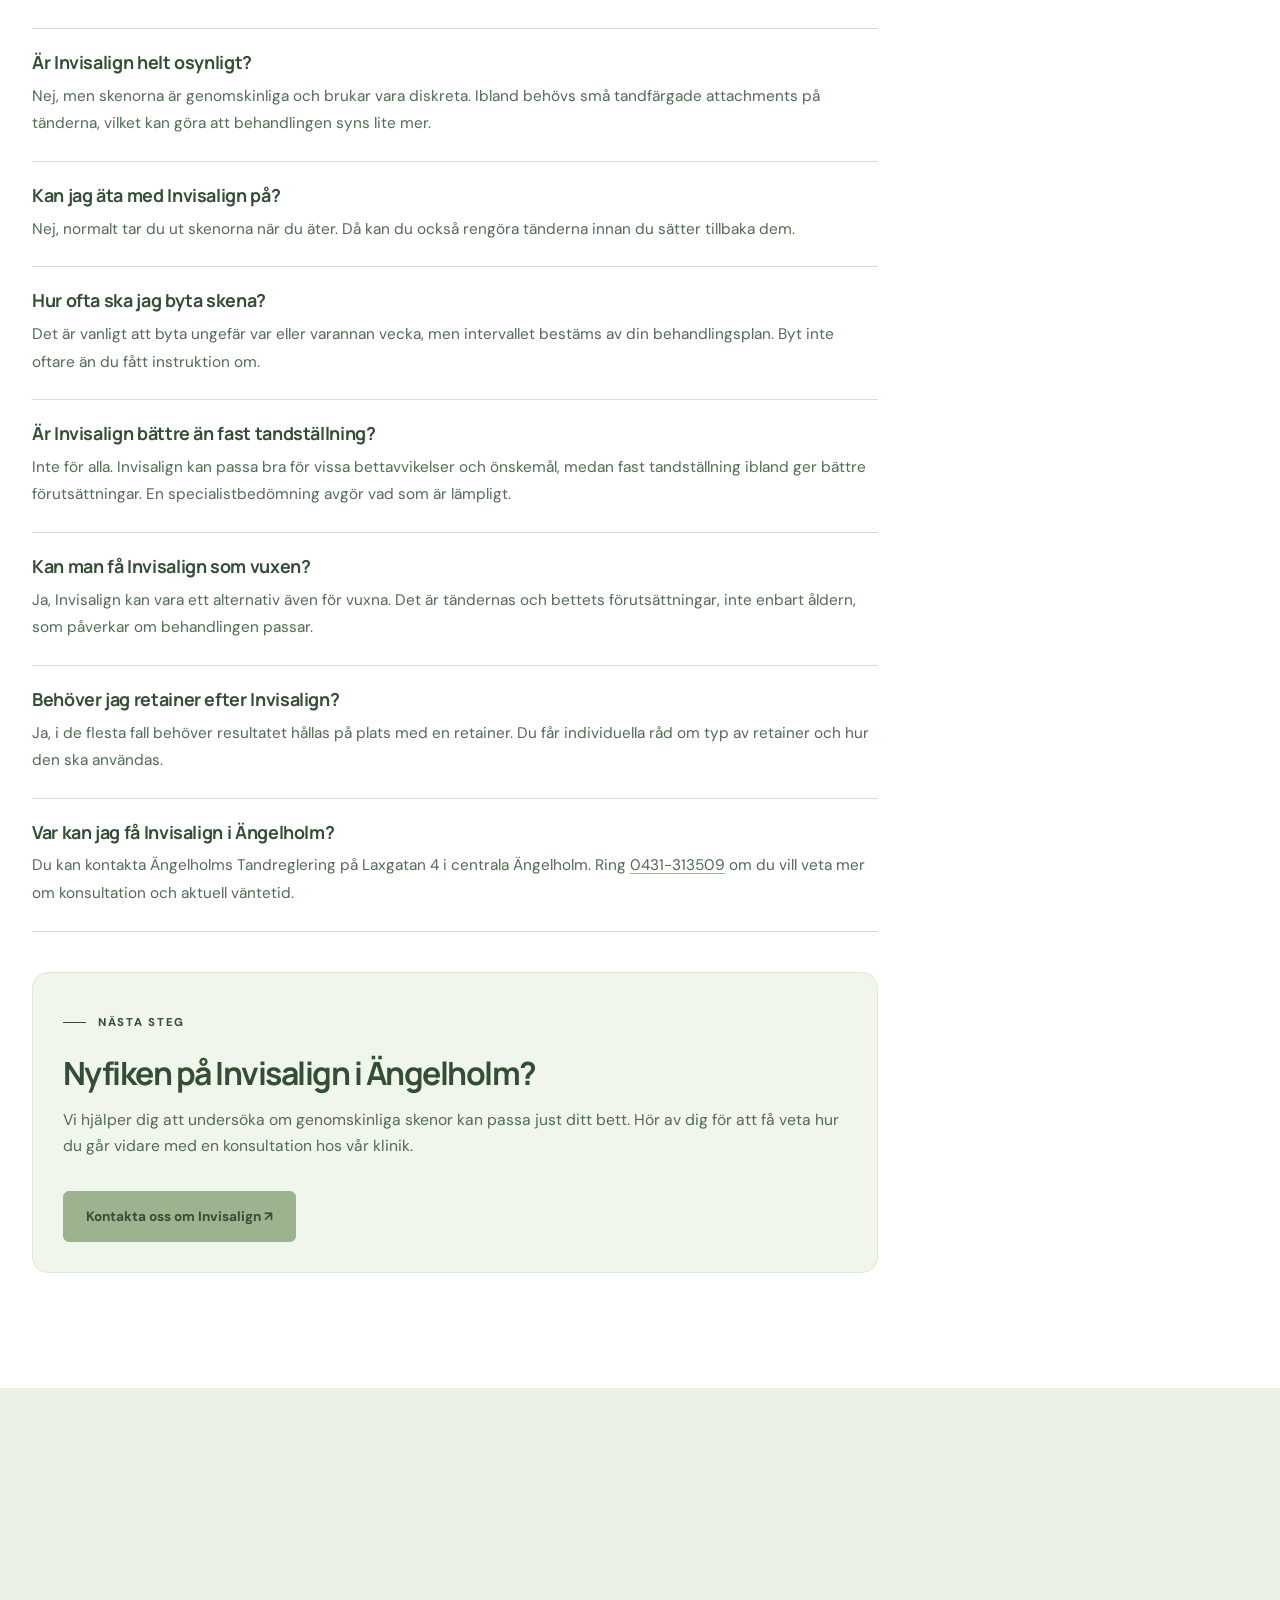
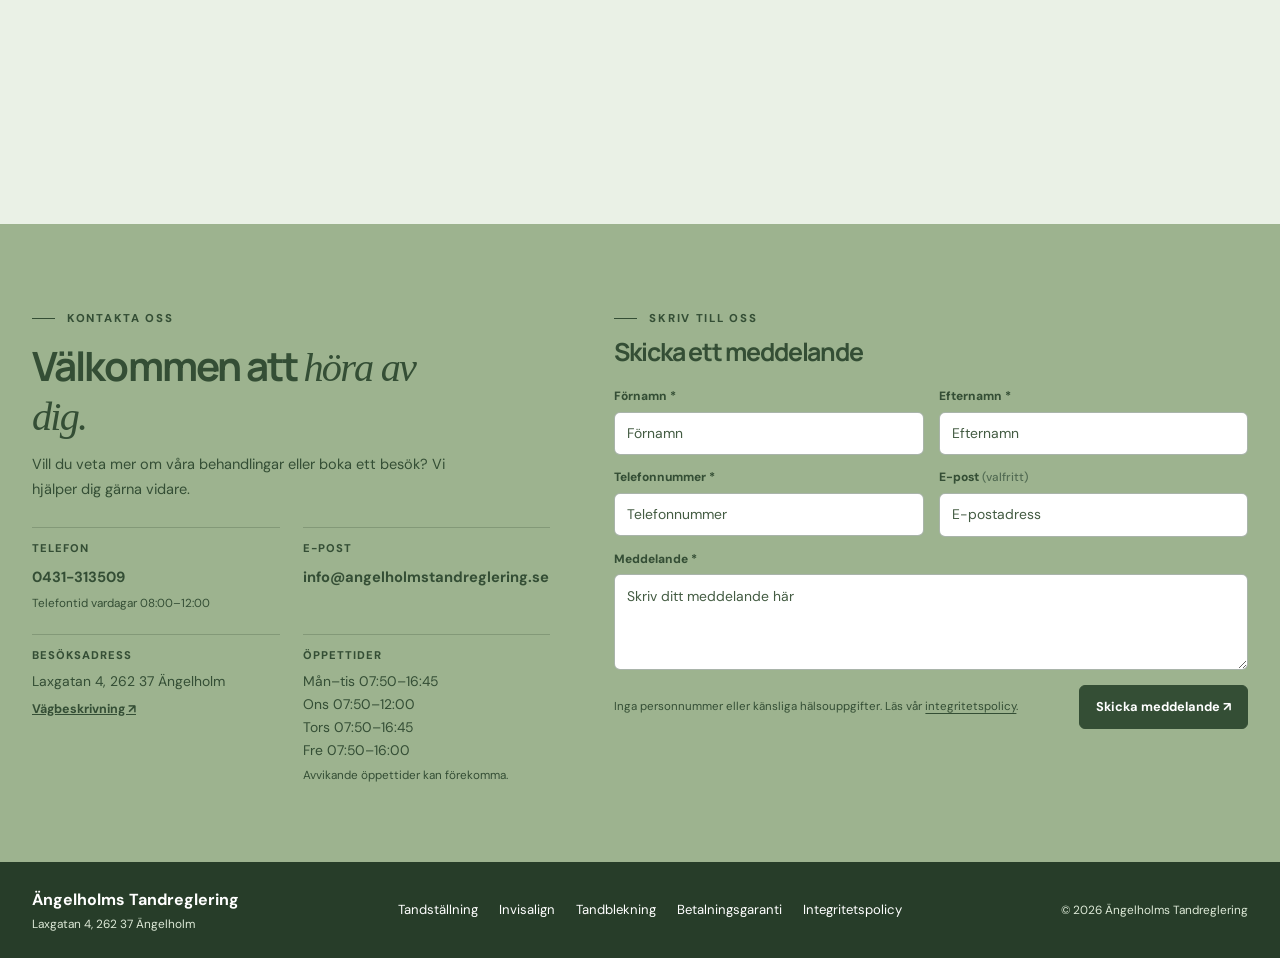
<file: invisalign/index.html>
<!doctype html><html lang="sv"><head><meta charset="utf-8"><meta name="viewport" content="width=device-width,initial-scale=1"><meta name="theme-color" content="#344E35"><meta name="robots" content="noindex,nofollow"><title>Invisalign Ängelholm – Osynlig tandställning | Ängelholms Tandreglering</title><meta name="description" content="Invisalign i Ängelholm med genomskinliga skenor. Läs om behandling, skötsel, pris och skillnaden mot tandställning hos Ängelholms Tandreglering."><link rel="icon" href="../bilder/Tand.png" type="image/png"><link rel="stylesheet" href="../css/styles.css"><script src="../js/main.js" defer></script></head><body><a class="skip" href="#main">Hoppa till innehållet</a><div class="top-strip"><div class="container"><span>Specialisttandvård i hjärtat av Ängelholm</span><a href="tel:+46431313509">Ring oss: 0431-313509</a></div></div><header class="header"><div class="container head-inner"><a class="brand" href="../index.html" aria-label="Ängelholms Tandreglering, startsidan"><img class="" src="../bilder/Logga.png" alt="" width='55' height='55'></a><button class="menu-toggle" type="button" aria-label="Öppna menyn" aria-controls="navigation" aria-expanded="false"><span></span><span></span><span></span></button><nav id="navigation" class="nav" aria-label="Huvudmeny"><div class="nav-dropdown"><button class="nav-dropdown-trigger" type="button" aria-expanded="false" aria-controls="treatments-submenu" aria-haspopup="true">Behandlingar <span class="nav-chevron" aria-hidden="true"></span></button><div class="nav-submenu" id="treatments-submenu"><a href="../tandreglering/">Tandställning</a><a href="../invisalign/" aria-current="page">Invisalign</a><a href="../tandblekning/">Tandblekning</a></div></div><a class="nav-guarantee" href="../betalningsgaranti/">Betalningsgaranti</a><a  href="../blogg/">Blogg</a><a  href="../om-oss/">Om oss</a><a class="button small" href="../boka-tid/">Boka tid <span aria-hidden="true">↗</span></a></nav></div></header>
<main id="main">
<section class="page-hero">
  <div class="container page-hero-inner">
    <div>
      <div class="crumbs"><a href="../index.html">Hem</a> / Invisalign i Ängelholm</div>
      <span class="eyebrow">Diskret tandreglering i Ängelholm</span>
      <h1>Invisalign i Ängelholm</h1>
      <p>Vill du räta ut tänderna utan traditionella fästen och metallbågar? Hos Ängelholms Tandreglering kan du få en individuell bedömning av Invisalign – genomskinliga, avtagbara skenor som flyttar tänderna steg för steg.</p>
      <a class="button orthodontics-hero-cta" href="../boka-tid/">Fråga oss om Invisalign ↗</a>
    </div>
    <img src="../bilder/invisalign.png" alt="Genomskinliga Invisalign-skenor för tandreglering" width="670" height="450" loading="eager" decoding="async">
  </div>
</section>
<section class="section orthodontics-section">
  <div class="container">
    <div class="content-layout">
      <article class="prose orthodontics-copy">
        <div class="orthodontics-summary">
          <span class="eyebrow">Genomskinliga tandskenor</span>
          <h2>Diskret tandreglering med Invisalign i Ängelholm</h2>
          <p><strong>Invisalign är en metod för tandreglering där en serie tunna, genomskinliga plastskenor används för att gradvis flytta tänderna.</strong> Varje skena är individuellt anpassad efter dina tänder och används enligt en behandlingsplan som tas fram efter undersökning.</p>
          <p>Hos Ängelholms Tandreglering på Laxgatan 4 hjälper vi dig att undersöka om Invisalign passar dina förutsättningar. Skenorna är avtagbara och ofta mindre synliga än fast tandställning, vilket gör metoden intressant för många vuxna och ungdomar. Samtidigt passar den inte alla bettavvikelser – behandlingsvalet behöver alltid göras utifrån en professionell bedömning.</p>
        </div>

        <section aria-labelledby="vad-ar-invisalign">
          <h2 id="vad-ar-invisalign">Vad är Invisalign och hur fungerar skenorna?</h2>
          <p>Invisalign är ett system med genomskinliga så kallade aligners. De är formade för att sitta tätt mot tänderna och påverka deras placering med ett kontrollerat tryck. Under behandlingen använder du en följd av skenor som är något olika utformade. När du byter skena fortsätter tandförflyttningen enligt planen.</p>
          <p>Du tar vanligtvis ut skenorna när du äter, dricker annat än vatten och rengör tänderna. Resten av dygnet behöver de sitta på plats. Invisalign rekommenderar generellt att skenorna används <strong>20–22 timmar per dygn</strong>, men du ska alltid följa de instruktioner du får av din behandlare. Att bara använda skenorna på natten är normalt inte tillräckligt.</p>
          <p>Vissa tandförflyttningar kräver små tandfärgade fästen, så kallade <em>attachments</em>, som fästs på tänderna för att skenorna ska få ett bättre grepp. Det betyder att även Invisalign ibland kan innebära diskreta fästen – metoden är alltså inte alltid helt utan tillägg på tandytorna.</p>
        </section>

        <section aria-labelledby="vem-passar-invisalign">
          <h2 id="vem-passar-invisalign">Vem passar Invisalign för?</h2>
          <p>Invisalign kan användas vid flera typer av snedställningar och bettavvikelser. Exempel på tillstånd som kan vara aktuella att bedöma är:</p>
          <ul>
            <li><strong>Trångställda tänder</strong> – när tänderna står snett eller överlappar varandra på grund av platsbrist.</li>
            <li><strong>Mellanrum eller gluggar</strong> – när man vill minska avstånden mellan vissa tänder.</li>
            <li><strong>Vissa över-, under- eller korsbett</strong> – där en bedömning visar att skenbehandling kan ge en lämplig korrigering.</li>
            <li><strong>Tänder som flyttat sig efter tidigare tandreglering</strong> – när det kan finnas behov av ny justering.</li>
          </ul>
          <p>Det är svårt att på egen hand avgöra om skenorna klarar en viss bettavvikelse. Tändernas och käkarnas förutsättningar, tandhälsan och det önskade resultatet behöver undersökas först. Ibland är <a href="../tandreglering/">fast tandställning</a> eller en annan behandlingsmetod ett bättre val.</p>
          <h3>Invisalign för vuxna och ungdomar</h3>
          <p>Det finns Invisalign-behandlingar som kan vara aktuella för både vuxna och tonåringar. Hos yngre patienter behöver tandutveckling, bettets tillväxt och möjligheten att använda skenorna tillräckligt många timmar vägas in. För vuxna görs samma individuella bedömning av bettet och tandhälsan.</p>
        </section>

        <section aria-labelledby="fordelar-invisalign">
          <h2 id="fordelar-invisalign">Fördelar och saker att tänka på med Invisalign</h2>
          <div class="orthodontics-types">
            <div class="orthodontics-type">
              <span class="orthodontics-type-label">Fördelar</span>
              <h3>En diskret och avtagbar lösning</h3>
              <p>De genomskinliga skenorna märks ofta mindre än en traditionell tandställning. Att de går att ta ut gör också att du kan äta utan skenorna på och rengöra tänderna med tandborste och tandtråd som vanligt.</p>
            </div>
            <div class="orthodontics-type">
              <span class="orthodontics-type-label">Viktigt att veta</span>
              <h3>Resultatet kräver goda rutiner</h3>
              <p>Du behöver använda skenorna större delen av dygnet, ta hand om dem och komma på planerade kontroller. Vissa bett behöver kompletterande åtgärder eller lämpar sig bättre för fast tandställning.</p>
            </div>
          </div>
          <p>En del uppskattar särskilt att skenorna kan tas ut vid måltider och när tänderna ska borstas. Det finns samtidigt ett ansvar att sätta tillbaka dem direkt efteråt. Om de används för få timmar kan behandlingen försenas eller fungera sämre än planerat.</p>
        </section>

        <section aria-labelledby="sa-gar-invisalign-till">
          <h2 id="sa-gar-invisalign-till">Så går en Invisalign-behandling i Ängelholm till</h2>
          <p>Behandlingen börjar med att vi tar reda på vilka förändringar som behövs och om Invisalign är en lämplig metod. Därefter planeras tandförflyttningarna och uppföljningen. Det exakta upplägget skiljer sig mellan patienter.</p>
          <div class="steps orthodontics-steps">
            <div class="step"><span class="step-number">01</span><div><h3>Konsultation och undersökning</h3><p>Vi går igenom dina önskemål och undersöker tänder, tandkött och bett. Om något först behöver behandlas, exempelvis karies eller tandköttsproblem, tar vi hänsyn till det innan tandregleringen börjar.</p></div></div>
            <div class="step"><span class="step-number">02</span><div><h3>Digital skanning och behandlingsplan</h3><p>På vår digitaliserade klinik använder vi 3D-skanning när det är lämpligt. Den digitala informationen används för att planera hur tänderna ska flyttas och vilka skenor som behövs. Du får en genomgång av behandlingsförslaget.</p></div></div>
            <div class="step"><span class="step-number">03</span><div><h3>Dina individuella skenor</h3><p>Du får skenor som är anpassade efter din tandregleringsplan. Vid behov fästs små tandfärgade attachments. Vi visar hur skenorna sätts i och tas ur och förklarar hur du rengör dem.</p></div></div>
            <div class="step"><span class="step-number">04</span><div><h3>Byte av skenor och återbesök</h3><p>Du byter skenor enligt det intervall du får av kliniken, ofta ungefär var eller varannan vecka. Vid uppföljning kontrollerar vi hur tänderna rör sig och om planen behöver justeras.</p></div></div>
            <div class="step"><span class="step-number">05</span><div><h3>Avslutning och retainer</h3><p>När tandförflyttningarna är klara bedöms resultatet. Ibland behövs ytterligare skenor. Efter behandlingen behövs i regel en retainer för att minska risken att tänderna flyttar sig tillbaka.</p></div></div>
          </div>
        </section>

        <section aria-labelledby="invisalign-vardagen">
          <h2 id="invisalign-vardagen">Att leva med Invisalign – mat, dryck och rengöring</h2>
          <p>En stor del av behandlingen sker hemma. För att skenorna ska fungera och munnen må bra behöver du skapa rutiner som passar din vardag.</p>
          <h3>Äta och dricka</h3>
          <p>Ta ut skenorna när du äter. Du bör även ta ut dem när du dricker annat än vanligt vatten, särskilt varma, färgade, sura eller söta drycker. Vätska som blir kvar under skenan kan öka risken för problem med tänderna, och varm dryck kan påverka plasten. Skölj gärna munnen och rengör tänderna innan skenorna sätts tillbaka.</p>
          <h3>Sköta skenorna</h3>
          <ul>
            <li>Rengör skenorna regelbundet enligt klinikens instruktioner och använd svalt eller ljummet vatten.</li>
            <li>Borsta tänderna med fluortandkräm och håll rent mellan tänderna innan skenorna sätts tillbaka.</li>
            <li>Förvara skenorna i sitt fodral när du inte använder dem så att de inte tappas bort eller skadas.</li>
            <li>Följ dina personliga instruktioner om när skenorna ska bytas och hur länge de ska användas varje dag.</li>
          </ul>
          <h3>Kan Invisalign göra ont?</h3>
          <p>I början och efter byte till en ny skena kan du känna tryck eller ömhet när tänderna påverkas. Ofta är det övergående. Om en skena skaver mycket, inte passar ordentligt eller om du får ihållande smärta bör du kontakta kliniken i stället för att själv ändra behandlingen.</p>
          <div class="orthodontics-tip"><strong>Har en skena försvunnit eller gått sönder?</strong><p>Kontakta oss på <a href="tel:+46431313509">0431-313509</a> för råd. Byt inte till en annan skena på eget initiativ om du inte fått instruktioner om det.</p></div>
        </section>

        <section aria-labelledby="invisalign-vs-tandstallning">
          <h2 id="invisalign-vs-tandstallning">Invisalign eller vanlig tandställning – vad är skillnaden?</h2>
          <p>Både Invisalign och fast tandställning används för att flytta tänderna. Skillnaden ligger framför allt i hur behandlingen utförs och hur tandställningen påverkar vardagen.</p>
          <div class="orthodontics-info-list">
            <div><h3>Utseende</h3><p>Invisalign har genomskinliga skenor som ofta syns mindre. En fast tandställning har normalt fästen och bågar på tänderna, men det finns olika varianter.</p></div>
            <div><h3>Äta och borsta</h3><p>Skenorna tas ut under måltider och tandborstning. En fast tandställning sitter kvar och kräver att man rengör noggrant runt fästena och undviker viss hård eller seg mat.</p></div>
            <div><h3>Användning och ansvar</h3><p>En fast tandställning arbetar kontinuerligt eftersom den sitter på plats. Med Invisalign behöver du själv komma ihåg att använda skenorna så många timmar som ordinerats.</p></div>
            <div><h3>Vilken metod kan rätta till mitt bett?</h3><p>Båda kan ge goda resultat i rätt situation, men behandlingsmöjligheterna skiljer sig. Vilken metod som passar just dig avgörs efter en ortodontisk undersökning.</p></div>
          </div>
          <p>Om du vill läsa mer om traditionell tandreglering finns vår guide om <a href="../tandreglering/">tandställning i Ängelholm</a>.</p>
        </section>

        <section aria-labelledby="invisalign-tid-pris">
          <h2 id="invisalign-tid-pris">Hur lång tid tar Invisalign och vad kostar det?</h2>
          <h3>Behandlingstid med Invisalign</h3>
          <p>Hur länge du behöver skenorna beror bland annat på hur mycket tänderna ska flyttas, hur komplicerat bettet är och hur konsekvent du använder skenorna. Behandlingen kan därför vara kortare eller längre än för någon annan. En mer användbar tidsuppskattning kan ges först efter undersökningen och behandlingsplaneringen.</p>
          <h3>Pris för Invisalign i Ängelholm</h3>
          <p>Kostnaden beror bland annat på behandlingens omfattning, antalet skenor och om kompletterande justeringar behövs. Vi lämnar därför inget generellt pris som kan bli missvisande. Kontakta Ängelholms Tandreglering för en bedömning och information om vad som ingår i ett behandlingsförslag.</p>
          <p>Tandreglering för rent estetiska önskemål bekostas vanligen privat. För vissa bettavvikelser med funktionella problem kan regler för tandvårdsstöd vara relevanta. Om du undrar över regionfinansierad behandling för barn eller ungdomar kan du läsa mer på sidan om <a href="../betalningsgaranti/">betalningsgaranti för tandreglering</a>.</p>
        </section>

        <section aria-labelledby="invisalign-efter">
          <h2 id="invisalign-efter">Vad händer efter Invisalign-behandlingen?</h2>
          <p>När tänderna har flyttats till den planerade positionen är behandlingen inte helt avslutad ur ett långsiktigt perspektiv. Tänderna kan fortsätta förändra läge, särskilt om de inte hålls kvar i sin nya position. Därför behövs i regel en retainer, exempelvis en tunn tråd på insidan av tänderna eller en avtagbar nattskena.</p>
          <p>Vilken retainer du behöver och hur länge den ska användas avgörs individuellt. Det är viktigt att följa instruktionerna och att höra av sig om en fast retainer lossnar eller en avtagbar skena inte längre passar.</p>
        </section>

        <section aria-labelledby="invisalign-fragor">
          <h2 id="invisalign-fragor">Vanliga frågor om Invisalign</h2>
          <div class="orthodontics-faq">
            <div><h3>Hur många timmar om dagen ska jag ha Invisalign?</h3><p>Vanligtvis rekommenderas 20–22 timmar per dygn. Du tar framför allt ut skenorna när du äter, dricker annat än vatten och rengör tänderna. Följ alltid din behandlares anvisningar.</p></div>
            <div><h3>Är Invisalign helt osynligt?</h3><p>Nej, men skenorna är genomskinliga och brukar vara diskreta. Ibland behövs små tandfärgade attachments på tänderna, vilket kan göra att behandlingen syns lite mer.</p></div>
            <div><h3>Kan jag äta med Invisalign på?</h3><p>Nej, normalt tar du ut skenorna när du äter. Då kan du också rengöra tänderna innan du sätter tillbaka dem.</p></div>
            <div><h3>Hur ofta ska jag byta skena?</h3><p>Det är vanligt att byta ungefär var eller varannan vecka, men intervallet bestäms av din behandlingsplan. Byt inte oftare än du fått instruktion om.</p></div>
            <div><h3>Är Invisalign bättre än fast tandställning?</h3><p>Inte för alla. Invisalign kan passa bra för vissa bettavvikelser och önskemål, medan fast tandställning ibland ger bättre förutsättningar. En specialistbedömning avgör vad som är lämpligt.</p></div>
            <div><h3>Kan man få Invisalign som vuxen?</h3><p>Ja, Invisalign kan vara ett alternativ även för vuxna. Det är tändernas och bettets förutsättningar, inte enbart åldern, som påverkar om behandlingen passar.</p></div>
            <div><h3>Behöver jag retainer efter Invisalign?</h3><p>Ja, i de flesta fall behöver resultatet hållas på plats med en retainer. Du får individuella råd om typ av retainer och hur den ska användas.</p></div>
            <div><h3>Var kan jag få Invisalign i Ängelholm?</h3><p>Du kan kontakta Ängelholms Tandreglering på Laxgatan 4 i centrala Ängelholm. Ring <a href="tel:+46431313509">0431-313509</a> om du vill veta mer om konsultation och aktuell väntetid.</p></div>
          </div>
        </section>

        <section class="orthodontics-final-cta" aria-labelledby="invisalign-kontakt">
          <span class="eyebrow">Nästa steg</span>
          <h2 id="invisalign-kontakt">Nyfiken på Invisalign i Ängelholm?</h2>
          <p>Vi hjälper dig att undersöka om genomskinliga skenor kan passa just ditt bett. Hör av dig för att få veta hur du går vidare med en konsultation hos vår klinik.</p>
          <a class="button" href="../boka-tid/">Kontakta oss om Invisalign ↗</a>
        </section>
      </article>

      <aside class="aside">
        <h3>Vi hjälper dig vidare</h3>
        <p>Har du frågor om Invisalign eller vill veta om skenor kan vara rätt för dig?</p>
        <a class="button" href="../boka-tid/">Boka tid ↗</a>
        <a class="tel" href="tel:+46431313509">0431-313509</a>
        <div class="spaced"><h3>Våra behandlingar</h3><p><a href="../tandreglering/">Tandställning →</a><br><a href="../invisalign/" aria-current="page">Invisalign →</a><br><a href="../tandblekning/">Tandblekning →</a></p></div>
        <div class="orthodontics-aside-note"><strong>Hitta till kliniken</strong><p>Laxgatan 4<br>262 37 Ängelholm</p><p>Telefontid måndag–fredag 08:00–12:00.</p></div>
      </aside>
    </div>
  </div>
</section>
</main><section class="location-section" aria-label="Hitta till Ängelholms Tandreglering"><iframe class="location-map" title="Karta: Ängelholms Tandreglering, Laxgatan 4 i Ängelholm" src="https://maps.google.com/maps?q=Laxgatan%204%2C%20262%2037%20%C3%84ngelholm&amp;z=16&amp;hl=sv&amp;output=embed" loading="lazy" referrerpolicy="strict-origin-when-cross-origin" allowfullscreen></iframe></section><footer class="footer" id="kontakt">
<div class="footer-main"><div class="container footer-layout">
<div class="footer-about">
  <span class="eyebrow on-dark">Kontakta oss</span>
  <h2>Välkommen att <em>höra av dig.</em></h2>
  <p class="footer-intro">Vill du veta mer om våra behandlingar eller boka ett besök? Vi hjälper dig gärna vidare.</p>
  <div class="footer-facts">
    <div class="footer-fact"><span>Telefon</span><a href="tel:+46431313509">0431-313509</a><small>Telefontid vardagar 08:00–12:00</small></div>
    <div class="footer-fact"><span>E-post</span><a href="mailto:info@angelholmstandreglering.se">info@angelholmstandreglering.se</a></div>
    <div class="footer-fact"><span>Besöksadress</span><p>Laxgatan 4, 262 37 Ängelholm</p><a class="footer-map-link" href="https://www.google.com/maps/search/?api=1&amp;query=Laxgatan+4+%C3%84ngelholm" target="_blank" rel="noopener noreferrer">Vägbeskrivning ↗</a></div>
    <div class="footer-fact"><span>Öppettider</span><p>Mån–tis 07:50–16:45<br>Ons 07:50–12:00<br>Tors 07:50–16:45<br>Fre 07:50–16:00</p><small>Avvikande öppettider kan förekomma.</small></div>
  </div>
</div>
<div class="footer-form-panel">
  <div class="footer-form-header"><span class="eyebrow">Skriv till oss</span><h3>Skicka ett meddelande</h3></div>
  <form class="contact-form" data-contact-form data-endpoint="" method="post">
    <div class="contact-form-grid">
      <div class="contact-field"><label for="contact-first">Förnamn *</label><input id="contact-first" name="firstName" autocomplete="given-name" maxlength="80" required placeholder="Förnamn"></div>
      <div class="contact-field"><label for="contact-last">Efternamn *</label><input id="contact-last" name="lastName" autocomplete="family-name" maxlength="80" required placeholder="Efternamn"></div>
      <div class="contact-field"><label for="contact-phone">Telefonnummer *</label><input id="contact-phone" name="phone" type="tel" autocomplete="tel" maxlength="40" required placeholder="Telefonnummer"></div>
      <div class="contact-field"><label for="contact-email">E-post <span>(valfritt)</span></label><input id="contact-email" name="email" type="email" autocomplete="email" maxlength="254" placeholder="E-postadress"></div>
      <div class="contact-field wide"><label for="contact-message">Meddelande *</label><textarea id="contact-message" name="message" rows="3" maxlength="2500" required placeholder="Skriv ditt meddelande här"></textarea></div>
      <div class="form-honeypot" aria-hidden="true"><label for="contact-website">Webbplats</label><input id="contact-website" type="text" name="website" tabindex="-1" autocomplete="off"></div>
    </div>
    <div class="contact-form-actions"><p>Inga personnummer eller känsliga hälsouppgifter. Läs vår <a href="../integritetspolicy/">integritetspolicy</a>.</p><button class="button" type="submit" disabled>Skicka meddelande ↗</button></div>
    <p class="form-status" data-form-status role="status" aria-live="polite"></p>
  </form>
</div>
</div></div>
<div class="footer-bottom"><div class="container footer-inner"><div class="brand-copy"><strong>Ängelholms Tandreglering</strong><small>Laxgatan 4, 262 37 Ängelholm</small></div><nav aria-label="Länkar i sidfoten"><a href="../tandreglering/">Tandställning</a><a href="../invisalign/">Invisalign</a><a href="../tandblekning/">Tandblekning</a><a href="../betalningsgaranti/">Betalningsgaranti</a><a href="../integritetspolicy/">Integritetspolicy</a></nav><small>© <span data-year>2026</span> Ängelholms Tandreglering</small></div></div>
</footer></body></html>
</file>
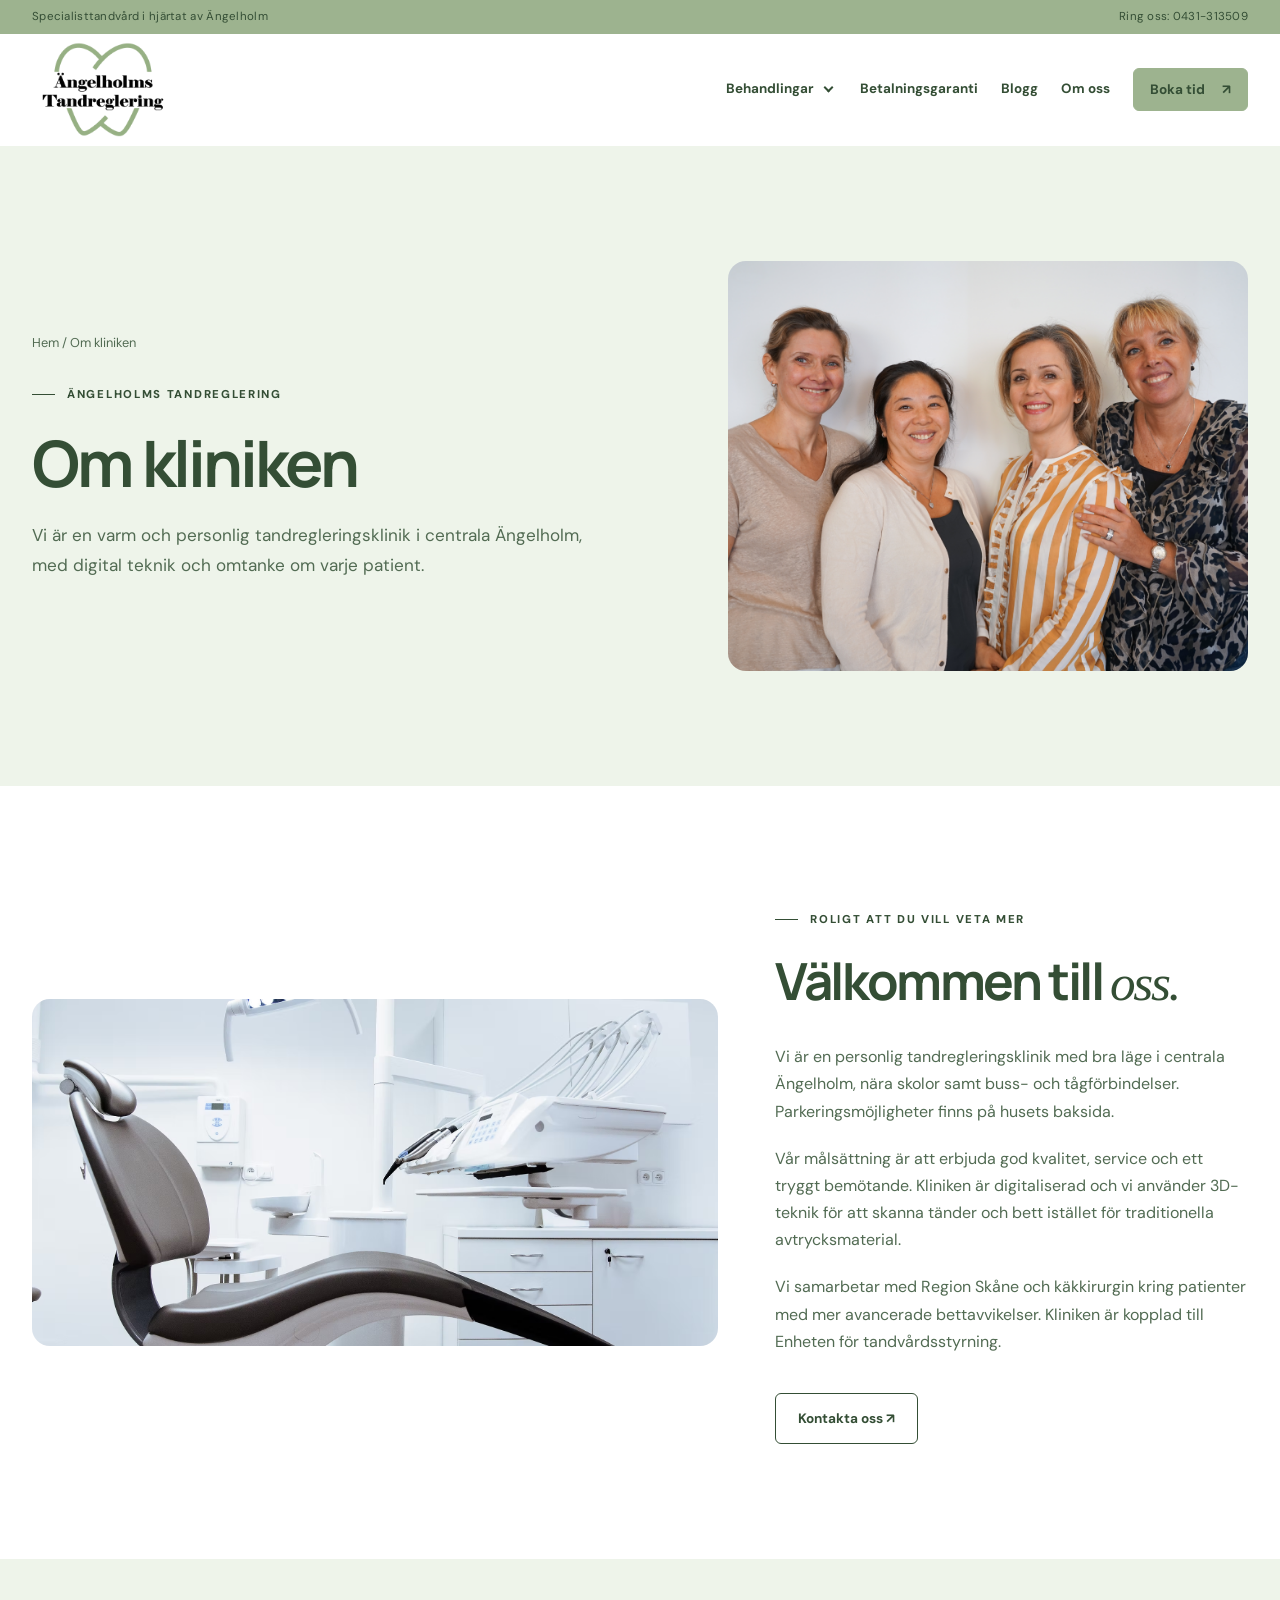
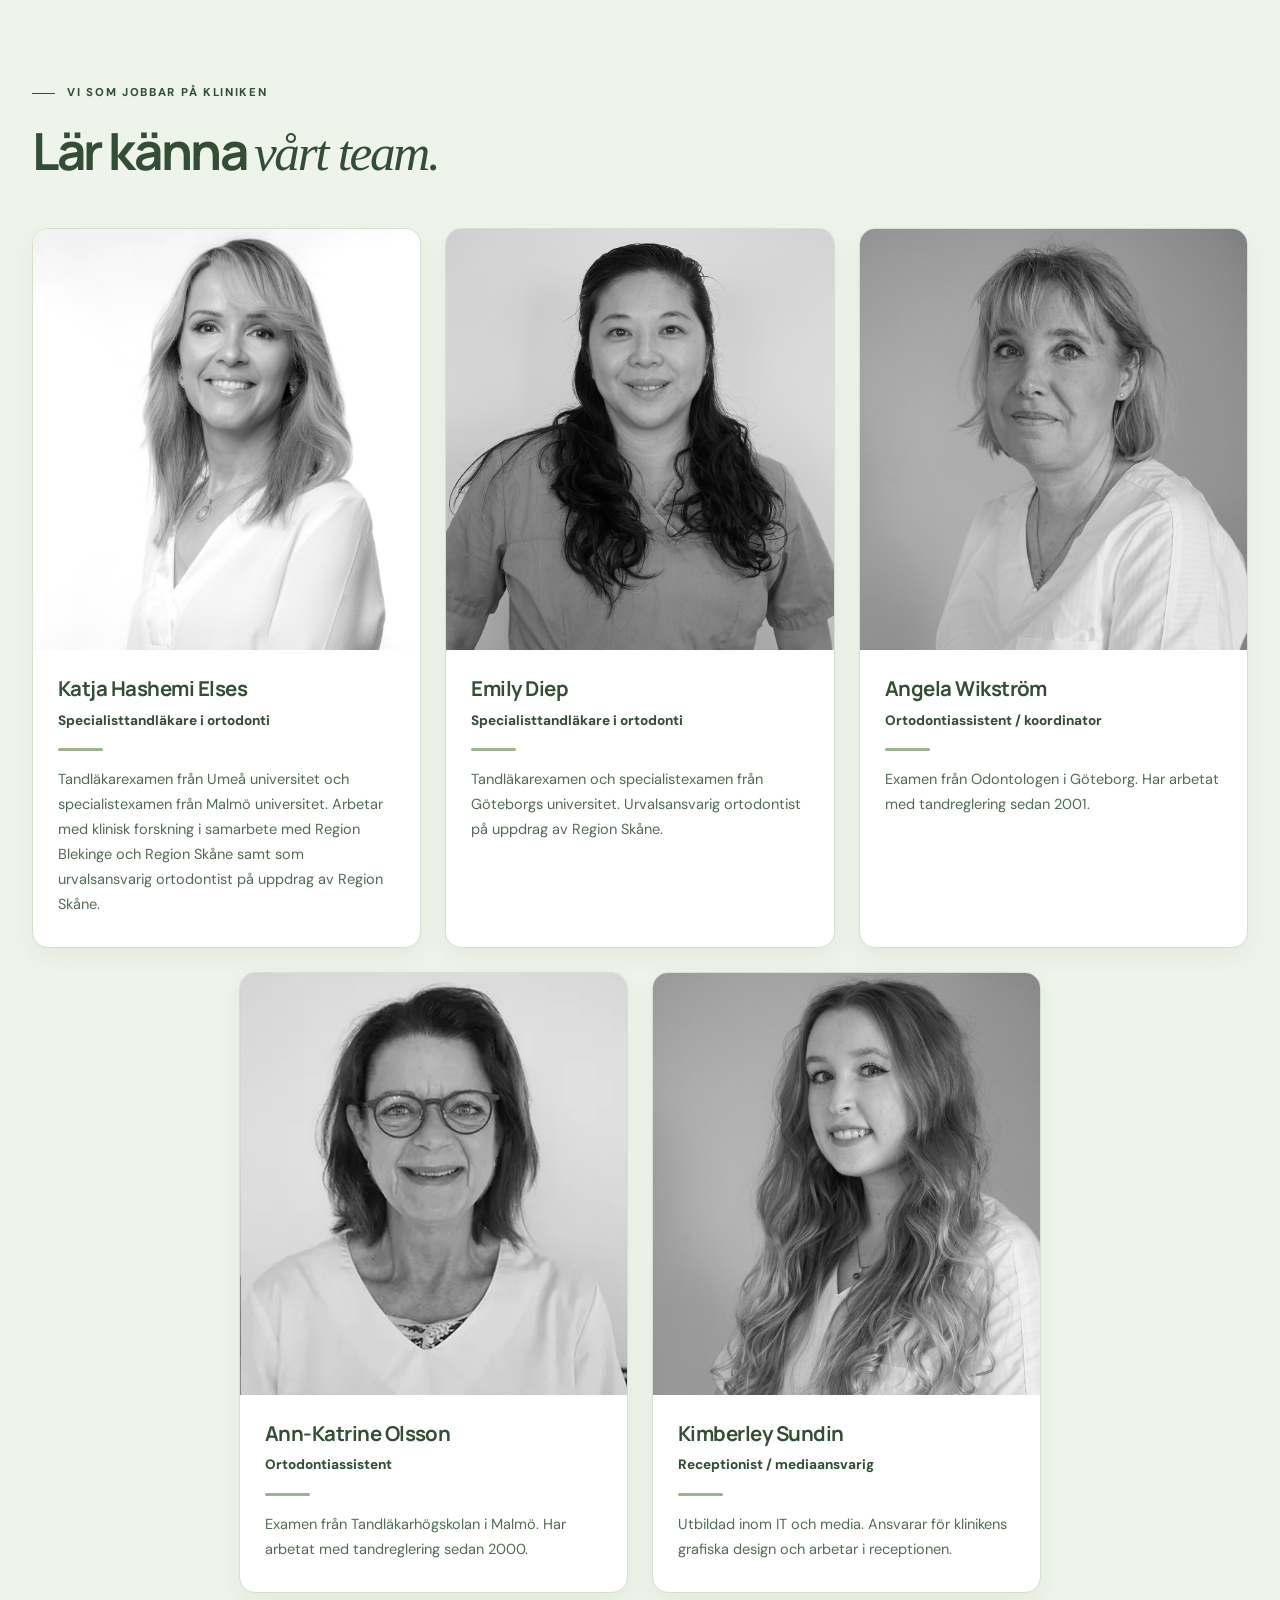
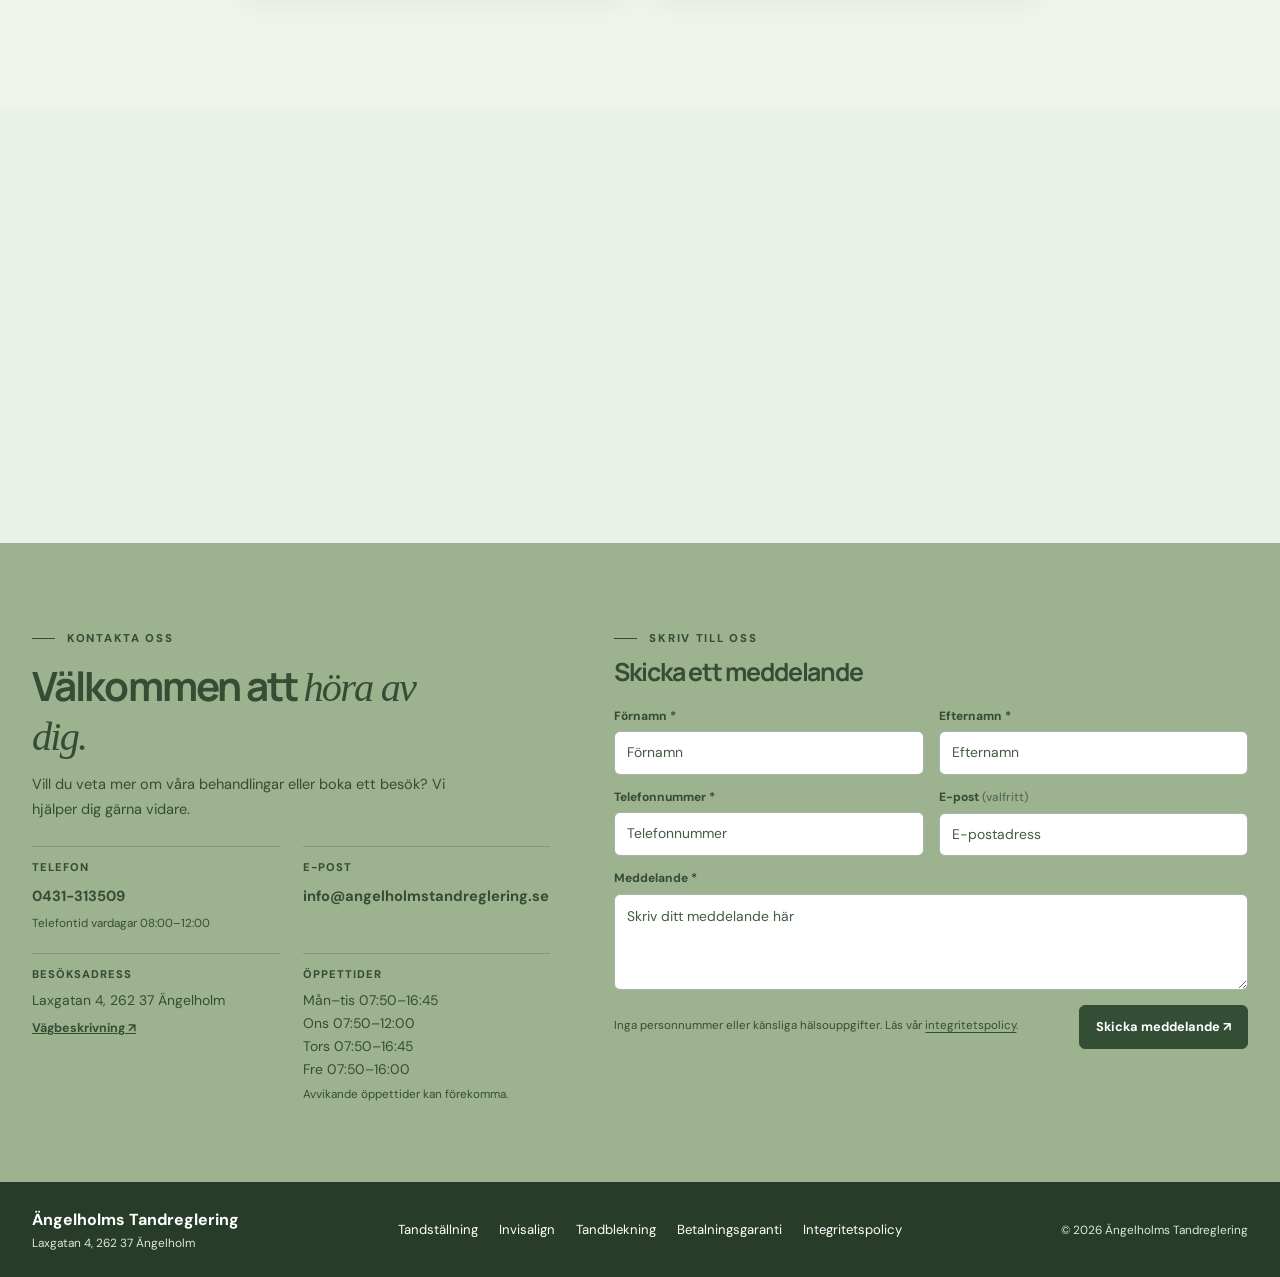
<file: om-oss/index.html>
<!doctype html><html lang="sv"><head><meta charset="utf-8"><meta name="viewport" content="width=device-width,initial-scale=1"><meta name="theme-color" content="#344E35"><meta name="robots" content="noindex,nofollow"><title>Om oss | Ängelholms Tandreglering</title><meta name="description" content="Möt personalen på Ängelholms Tandreglering. Specialisttandläkare i ortodonti och ett engagerat team på Laxgatan 4 i Ängelholm."><link rel="icon" href="../bilder/Tand.png" type="image/png"><link rel="stylesheet" href="../css/styles.css"><script src="../js/main.js" defer></script></head><body><a class="skip" href="#main">Hoppa till innehållet</a><div class="top-strip"><div class="container"><span>Specialisttandvård i hjärtat av Ängelholm</span><a href="tel:+46431313509">Ring oss: 0431-313509</a></div></div><header class="header"><div class="container head-inner"><a class="brand" href="../index.html" aria-label="Ängelholms Tandreglering, startsidan"><img class="" src="../bilder/Logga.png" alt="" width='55' height='55'></a><button class="menu-toggle" type="button" aria-label="Öppna menyn" aria-controls="navigation" aria-expanded="false"><span></span><span></span><span></span></button><nav id="navigation" class="nav" aria-label="Huvudmeny"><div class="nav-dropdown"><button class="nav-dropdown-trigger" type="button" aria-expanded="false" aria-controls="treatments-submenu" aria-haspopup="true">Behandlingar <span class="nav-chevron" aria-hidden="true"></span></button><div class="nav-submenu" id="treatments-submenu"><a href="../tandreglering/">Tandställning</a><a href="../invisalign/">Invisalign</a><a href="../tandblekning/">Tandblekning</a></div></div><a class="nav-guarantee" href="../betalningsgaranti/">Betalningsgaranti</a><a  href="../blogg/">Blogg</a><a aria-current="page" href="../om-oss/">Om oss</a><a class="button small" href="../boka-tid/">Boka tid <span aria-hidden="true">↗</span></a></nav></div></header><main id="main"><section class="page-hero"><div class="container page-hero-inner"><div><div class="crumbs"><a href="../index.html">Hem</a> / Om kliniken</div><span class="eyebrow">Ängelholms Tandreglering</span><h1>Om kliniken</h1><p>Vi är en varm och personlig tandregleringsklinik i centrala Ängelholm, med digital teknik och omtanke om varje patient.</p></div><img class="" src="../bilder/om-oss.jpg" alt="Om kliniken" width='670' height='450' loading='eager'></div></section>
<section class="section"><div class="container split split-wide"><img class="split-image split-image--uncropped" src="../bilder/hero.avif" alt="Klinikmiljö på Ängelholms Tandreglering" loading="lazy" decoding="async"><div class="split-copy"><span class="eyebrow">Roligt att du vill veta mer</span><h2>Välkommen till <em>oss.</em></h2><p>Vi är en personlig tandregleringsklinik med bra läge i centrala Ängelholm, nära skolor samt buss- och tågförbindelser. Parkeringsmöjligheter finns på husets baksida.</p><p>Vår målsättning är att erbjuda god kvalitet, service och ett tryggt bemötande. Kliniken är digitaliserad och vi använder 3D-teknik för att skanna tänder och bett istället för traditionella avtrycksmaterial.</p><p>Vi samarbetar med Region Skåne och käkkirurgin kring patienter med mer avancerade bettavvikelser. Kliniken är kopplad till Enheten för tandvårdsstyrning.</p><a class="button outline" href="../boka-tid/">Kontakta oss ↗</a></div></div></section>
<section class="section pale team-section" aria-labelledby="team-heading"><div class="container"><div class="section-heading"><div><span class="eyebrow">Vi som jobbar på kliniken</span><h2 id="team-heading">Lär känna <em>vårt team.</em></h2></div></div><div class="team-profiles">
<article class="team-profile"><div class="team-profile-photo"><img src="../bilder/katja.png" alt="Katja Hashemi Elses" loading="lazy" decoding="async" width="1066" height="1160"></div><div class="team-profile-content"><h3>Katja Hashemi Elses</h3><p class="team-profile-role">Specialisttandläkare i ortodonti</p><p class="team-profile-bio">Tandläkarexamen från Umeå universitet och specialistexamen från Malmö universitet. Arbetar med klinisk forskning i samarbete med Region Blekinge och Region Skåne samt som urvalsansvarig ortodontist på uppdrag av Region Skåne.</p></div></article>
<article class="team-profile"><div class="team-profile-photo"><img src="../bilder/emily.png" alt="Emily Diep" loading="lazy" decoding="async" width="1066" height="1160"></div><div class="team-profile-content"><h3>Emily Diep</h3><p class="team-profile-role">Specialisttandläkare i ortodonti</p><p class="team-profile-bio">Tandläkarexamen och specialistexamen från Göteborgs universitet. Urvalsansvarig ortodontist på uppdrag av Region Skåne.</p></div></article>
<article class="team-profile"><div class="team-profile-photo"><img src="../bilder/angela.png" alt="Angela Wikström" loading="lazy" decoding="async" width="1066" height="1160"></div><div class="team-profile-content"><h3>Angela Wikström</h3><p class="team-profile-role">Ortodontiassistent / koordinator</p><p class="team-profile-bio">Examen från Odontologen i Göteborg. Har arbetat med tandreglering sedan 2001.</p></div></article>
<article class="team-profile"><div class="team-profile-photo"><img src="../bilder/ann-katrine.png" alt="Ann-Katrine Olsson" loading="lazy" decoding="async" width="1066" height="1160"></div><div class="team-profile-content"><h3>Ann-Katrine Olsson</h3><p class="team-profile-role">Ortodontiassistent</p><p class="team-profile-bio">Examen från Tandläkarhögskolan i Malmö. Har arbetat med tandreglering sedan 2000.</p></div></article>
<article class="team-profile"><div class="team-profile-photo"><img src="../bilder/kimberley.png" alt="Kimberley Sundin" loading="lazy" decoding="async" width="1066" height="1160"></div><div class="team-profile-content"><h3>Kimberley Sundin</h3><p class="team-profile-role">Receptionist / mediaansvarig</p><p class="team-profile-bio">Utbildad inom IT och media. Ansvarar för klinikens grafiska design och arbetar i receptionen.</p></div></article>
</div></div></section></main><section class="location-section" aria-label="Hitta till Ängelholms Tandreglering"><iframe class="location-map" title="Karta: Ängelholms Tandreglering, Laxgatan 4 i Ängelholm" src="https://maps.google.com/maps?q=Laxgatan%204%2C%20262%2037%20%C3%84ngelholm&amp;z=16&amp;hl=sv&amp;output=embed" loading="lazy" referrerpolicy="strict-origin-when-cross-origin" allowfullscreen></iframe></section><footer class="footer" id="kontakt">
<div class="footer-main"><div class="container footer-layout">
<div class="footer-about">
  <span class="eyebrow on-dark">Kontakta oss</span>
  <h2>Välkommen att <em>höra av dig.</em></h2>
  <p class="footer-intro">Vill du veta mer om våra behandlingar eller boka ett besök? Vi hjälper dig gärna vidare.</p>
  <div class="footer-facts">
    <div class="footer-fact"><span>Telefon</span><a href="tel:+46431313509">0431-313509</a><small>Telefontid vardagar 08:00–12:00</small></div>
    <div class="footer-fact"><span>E-post</span><a href="mailto:info@angelholmstandreglering.se">info@angelholmstandreglering.se</a></div>
    <div class="footer-fact"><span>Besöksadress</span><p>Laxgatan 4, 262 37 Ängelholm</p><a class="footer-map-link" href="https://www.google.com/maps/search/?api=1&amp;query=Laxgatan+4+%C3%84ngelholm" target="_blank" rel="noopener noreferrer">Vägbeskrivning ↗</a></div>
    <div class="footer-fact"><span>Öppettider</span><p>Mån–tis 07:50–16:45<br>Ons 07:50–12:00<br>Tors 07:50–16:45<br>Fre 07:50–16:00</p><small>Avvikande öppettider kan förekomma.</small></div>
  </div>
</div>
<div class="footer-form-panel">
  <div class="footer-form-header"><span class="eyebrow">Skriv till oss</span><h3>Skicka ett meddelande</h3></div>
  <form class="contact-form" data-contact-form data-endpoint="" method="post">
    <div class="contact-form-grid">
      <div class="contact-field"><label for="contact-first">Förnamn *</label><input id="contact-first" name="firstName" autocomplete="given-name" maxlength="80" required placeholder="Förnamn"></div>
      <div class="contact-field"><label for="contact-last">Efternamn *</label><input id="contact-last" name="lastName" autocomplete="family-name" maxlength="80" required placeholder="Efternamn"></div>
      <div class="contact-field"><label for="contact-phone">Telefonnummer *</label><input id="contact-phone" name="phone" type="tel" autocomplete="tel" maxlength="40" required placeholder="Telefonnummer"></div>
      <div class="contact-field"><label for="contact-email">E-post <span>(valfritt)</span></label><input id="contact-email" name="email" type="email" autocomplete="email" maxlength="254" placeholder="E-postadress"></div>
      <div class="contact-field wide"><label for="contact-message">Meddelande *</label><textarea id="contact-message" name="message" rows="3" maxlength="2500" required placeholder="Skriv ditt meddelande här"></textarea></div>
      <div class="form-honeypot" aria-hidden="true"><label for="contact-website">Webbplats</label><input id="contact-website" type="text" name="website" tabindex="-1" autocomplete="off"></div>
    </div>
    <div class="contact-form-actions"><p>Inga personnummer eller känsliga hälsouppgifter. Läs vår <a href="../integritetspolicy/">integritetspolicy</a>.</p><button class="button" type="submit" disabled>Skicka meddelande ↗</button></div>
    <p class="form-status" data-form-status role="status" aria-live="polite"></p>
  </form>
</div>
</div></div>
<div class="footer-bottom"><div class="container footer-inner"><div class="brand-copy"><strong>Ängelholms Tandreglering</strong><small>Laxgatan 4, 262 37 Ängelholm</small></div><nav aria-label="Länkar i sidfoten"><a href="../tandreglering/">Tandställning</a><a href="../invisalign/">Invisalign</a><a href="../tandblekning/">Tandblekning</a><a href="../betalningsgaranti/">Betalningsgaranti</a><a href="../integritetspolicy/">Integritetspolicy</a></nav><small>© <span data-year>2026</span> Ängelholms Tandreglering</small></div></div>
</footer></body></html>
</file>
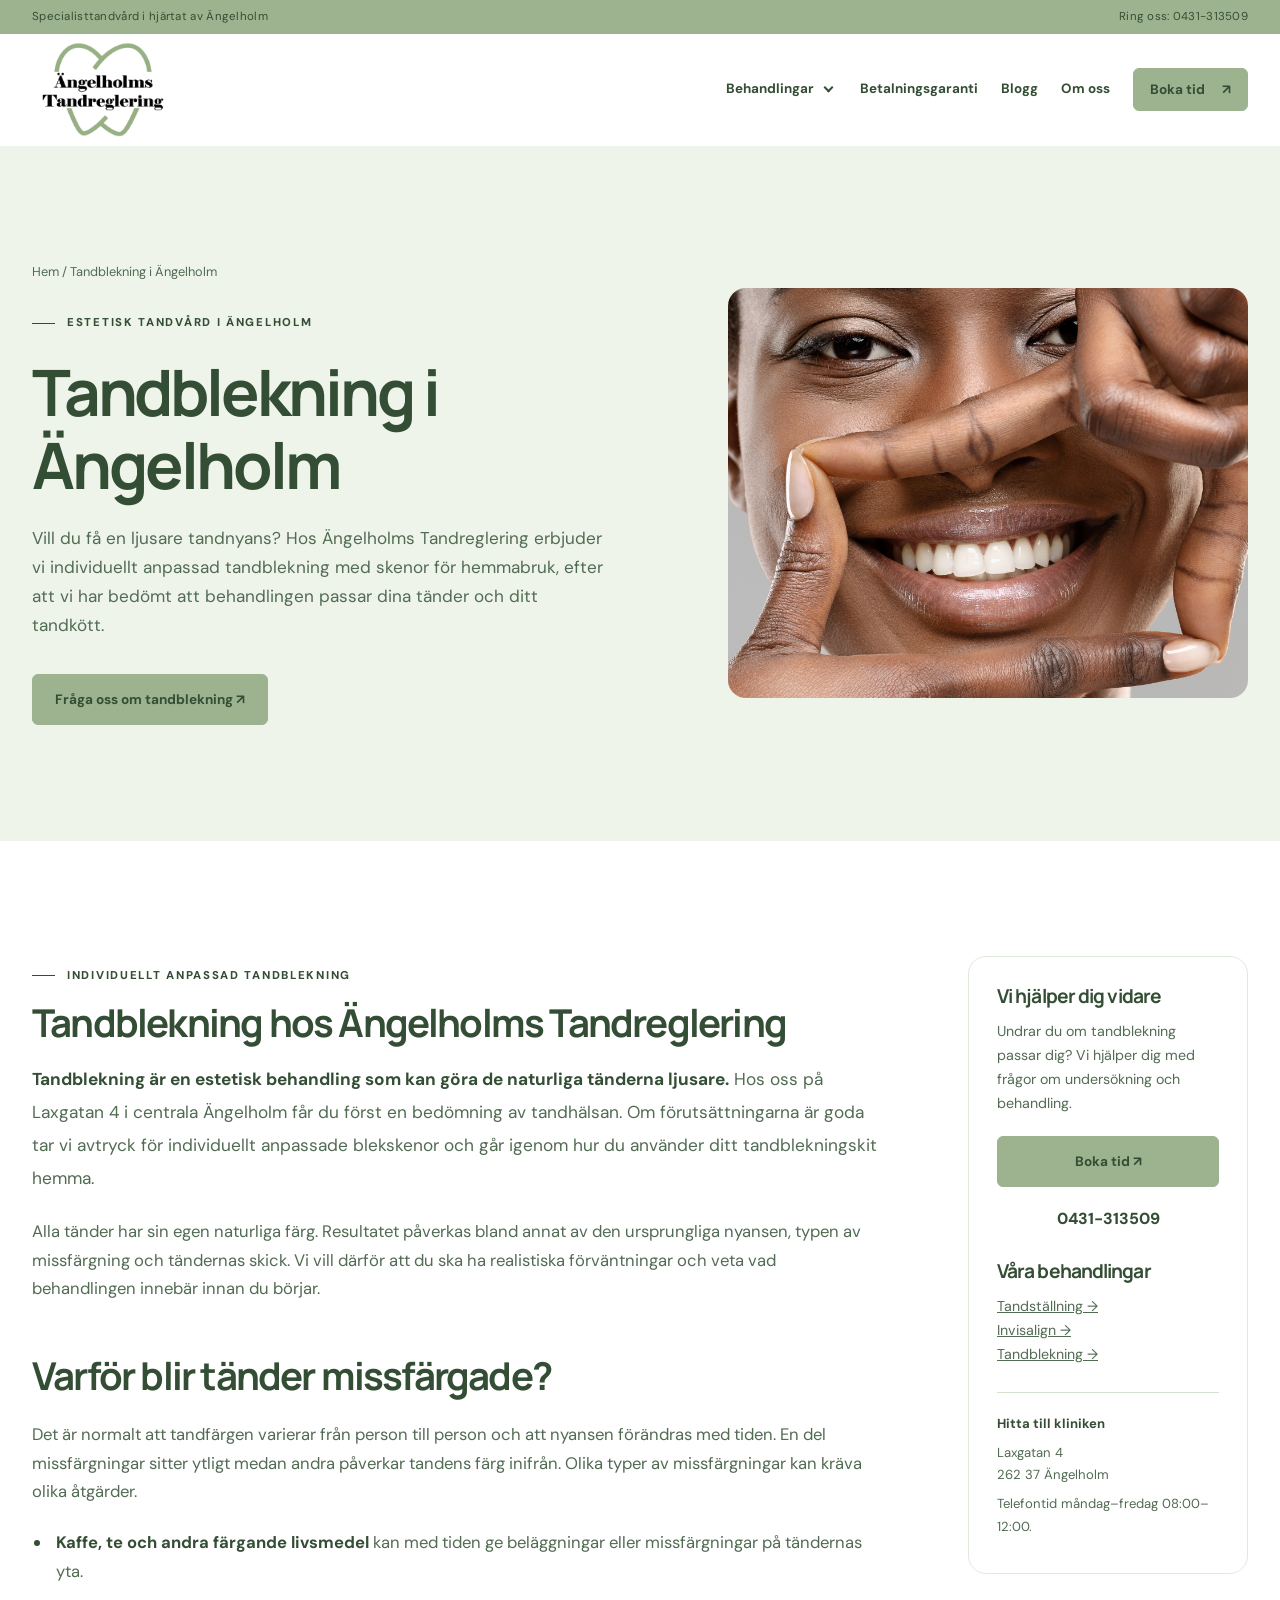
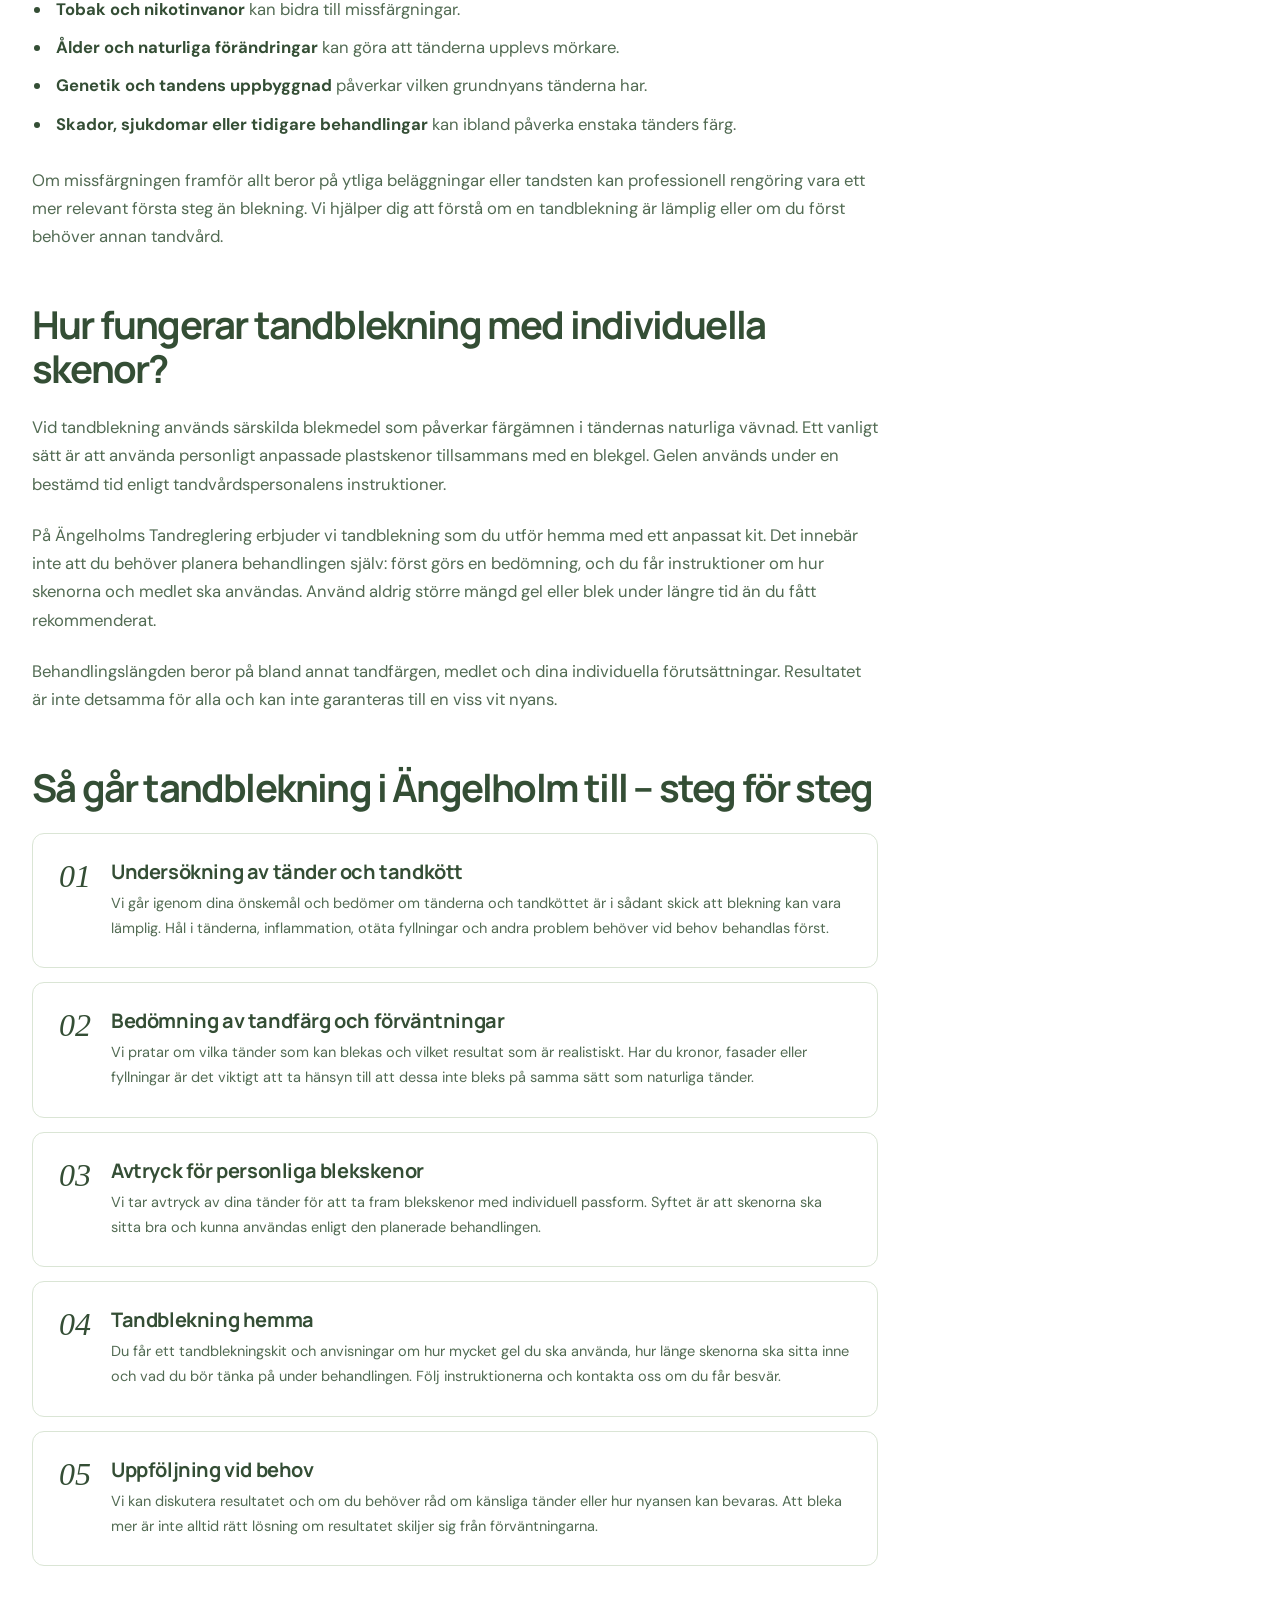
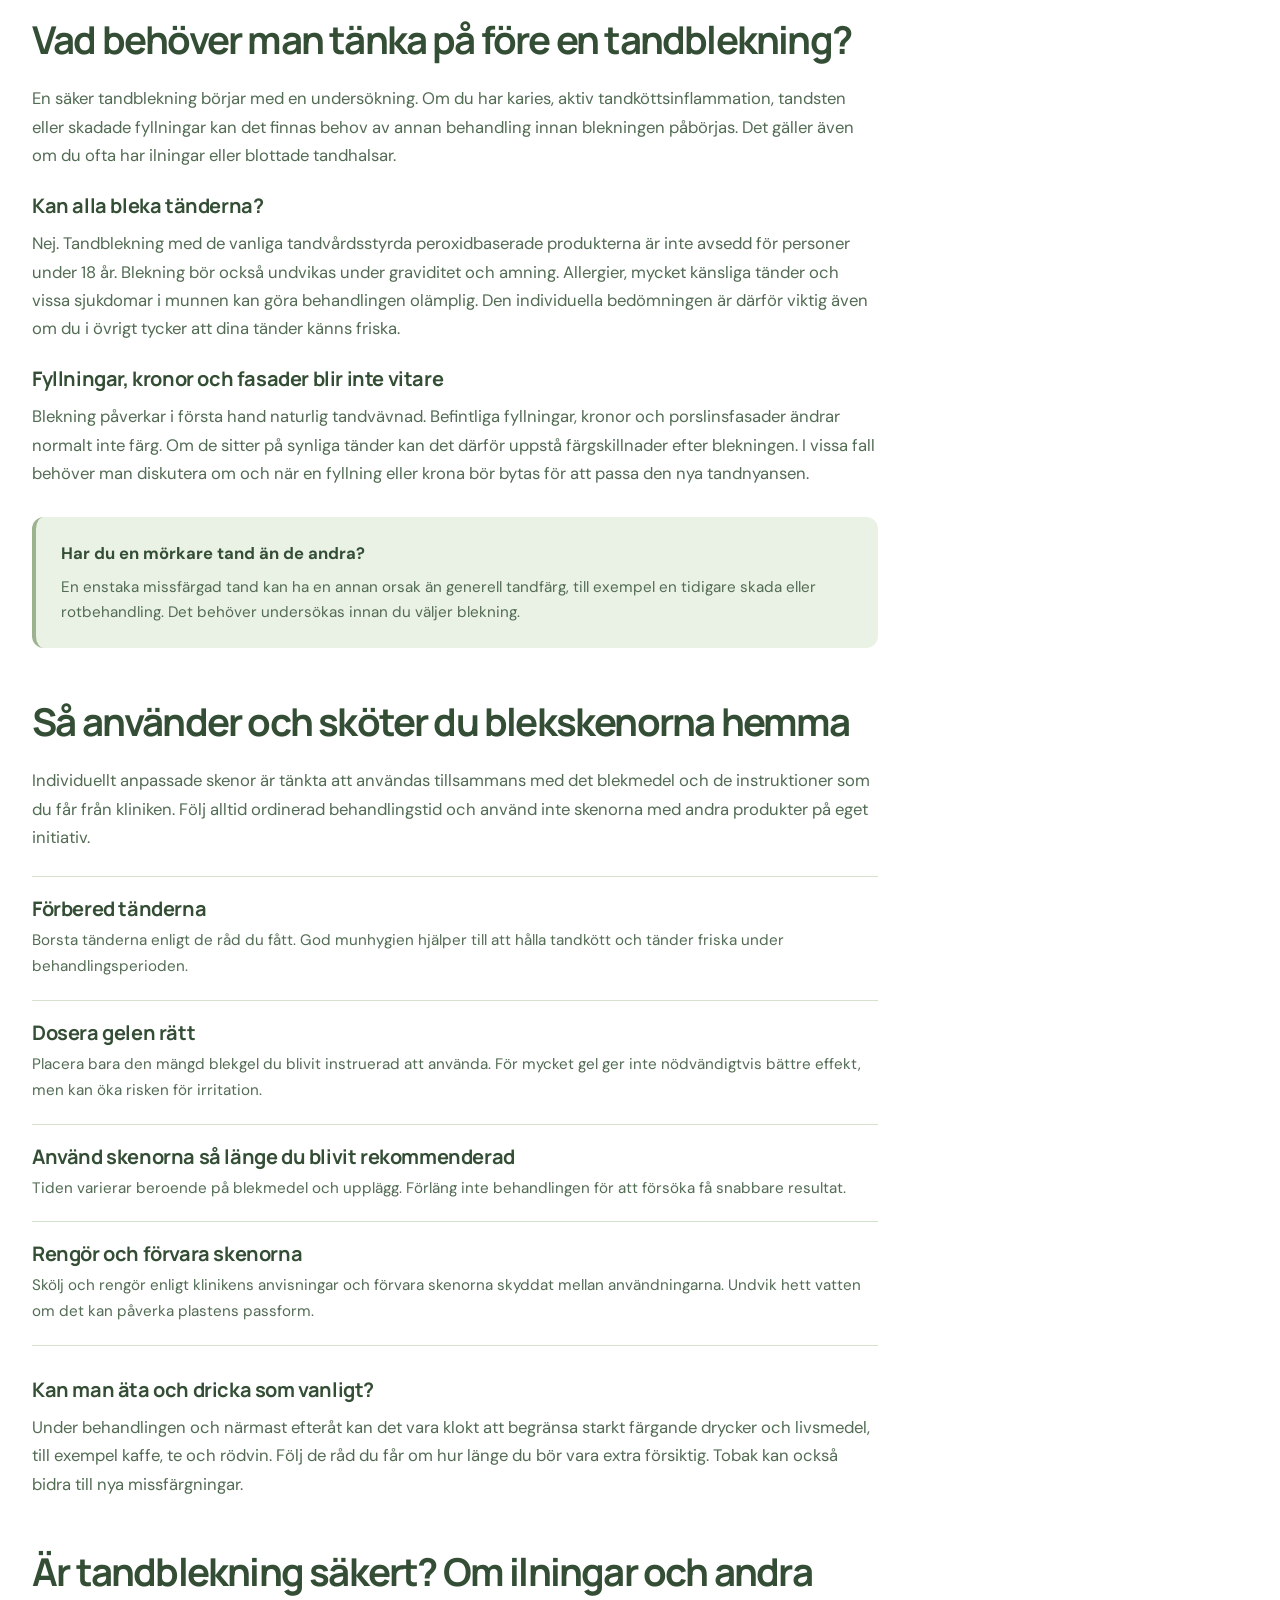
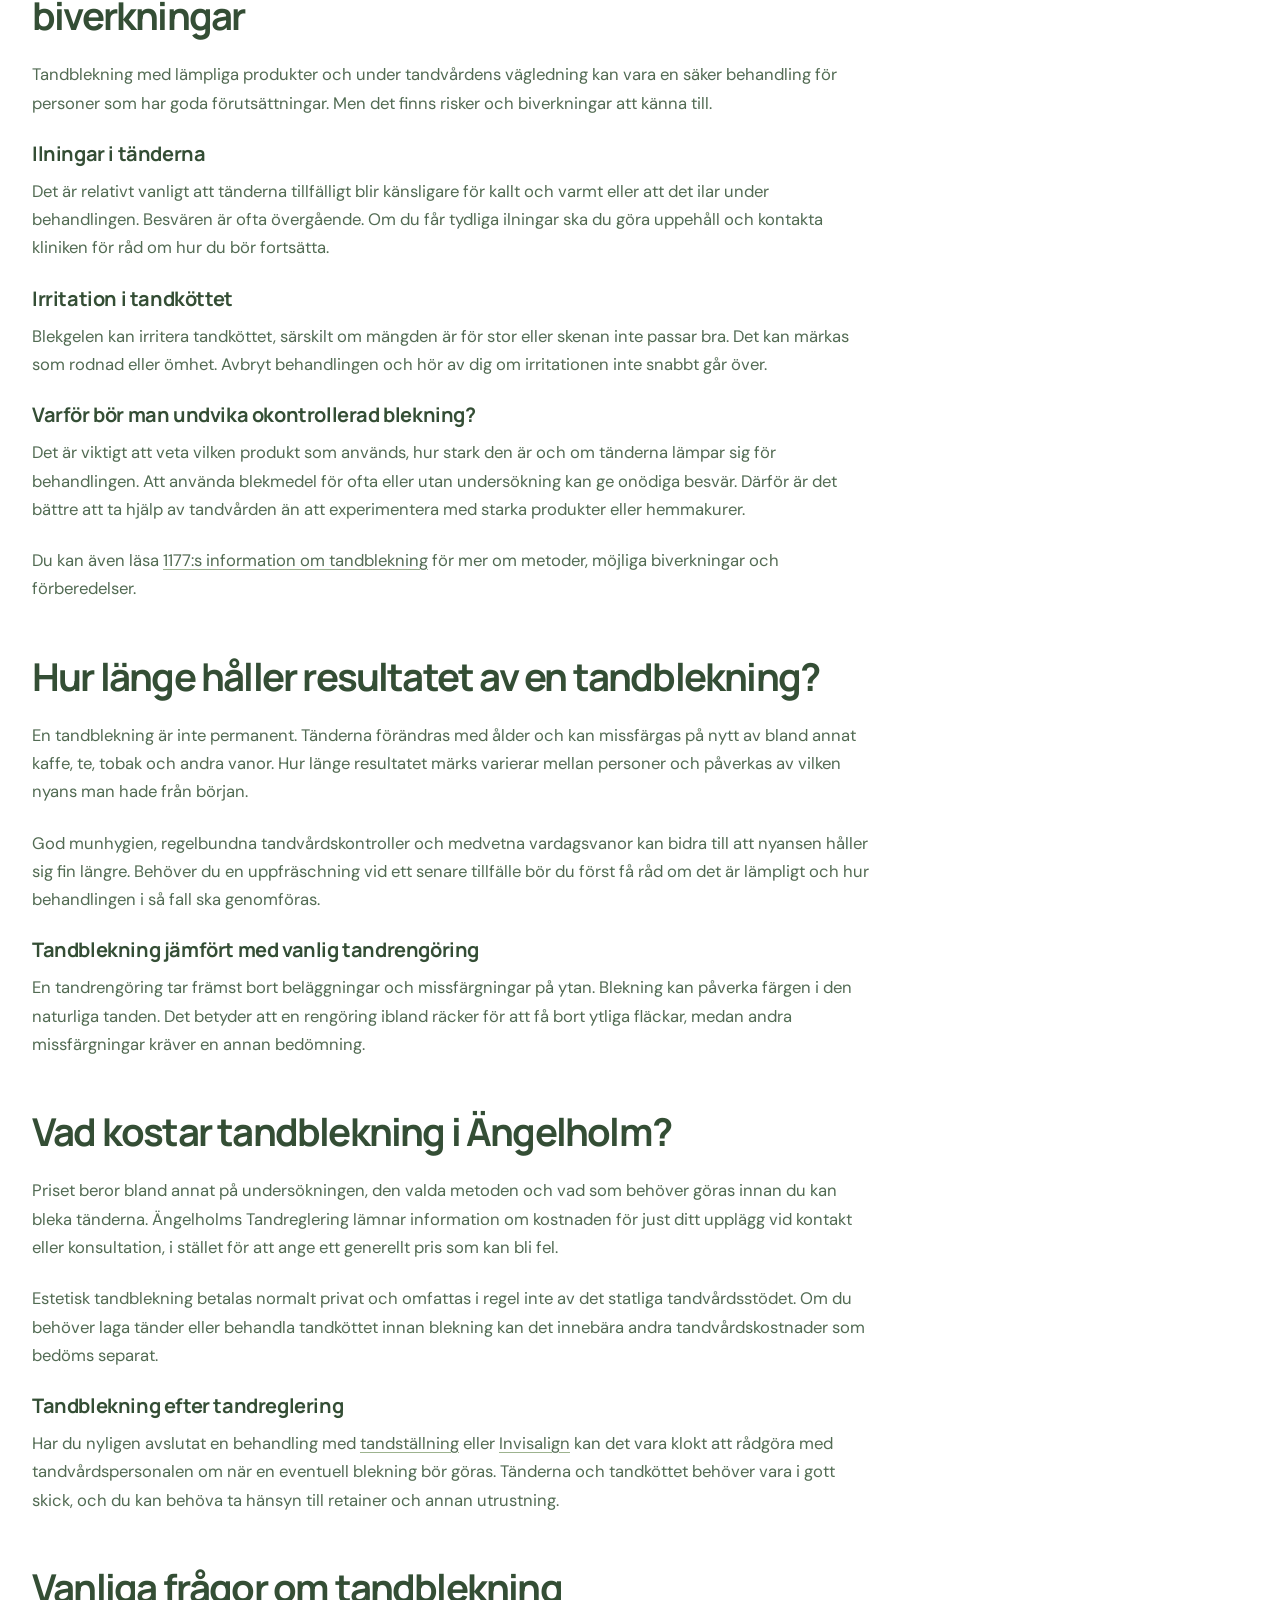
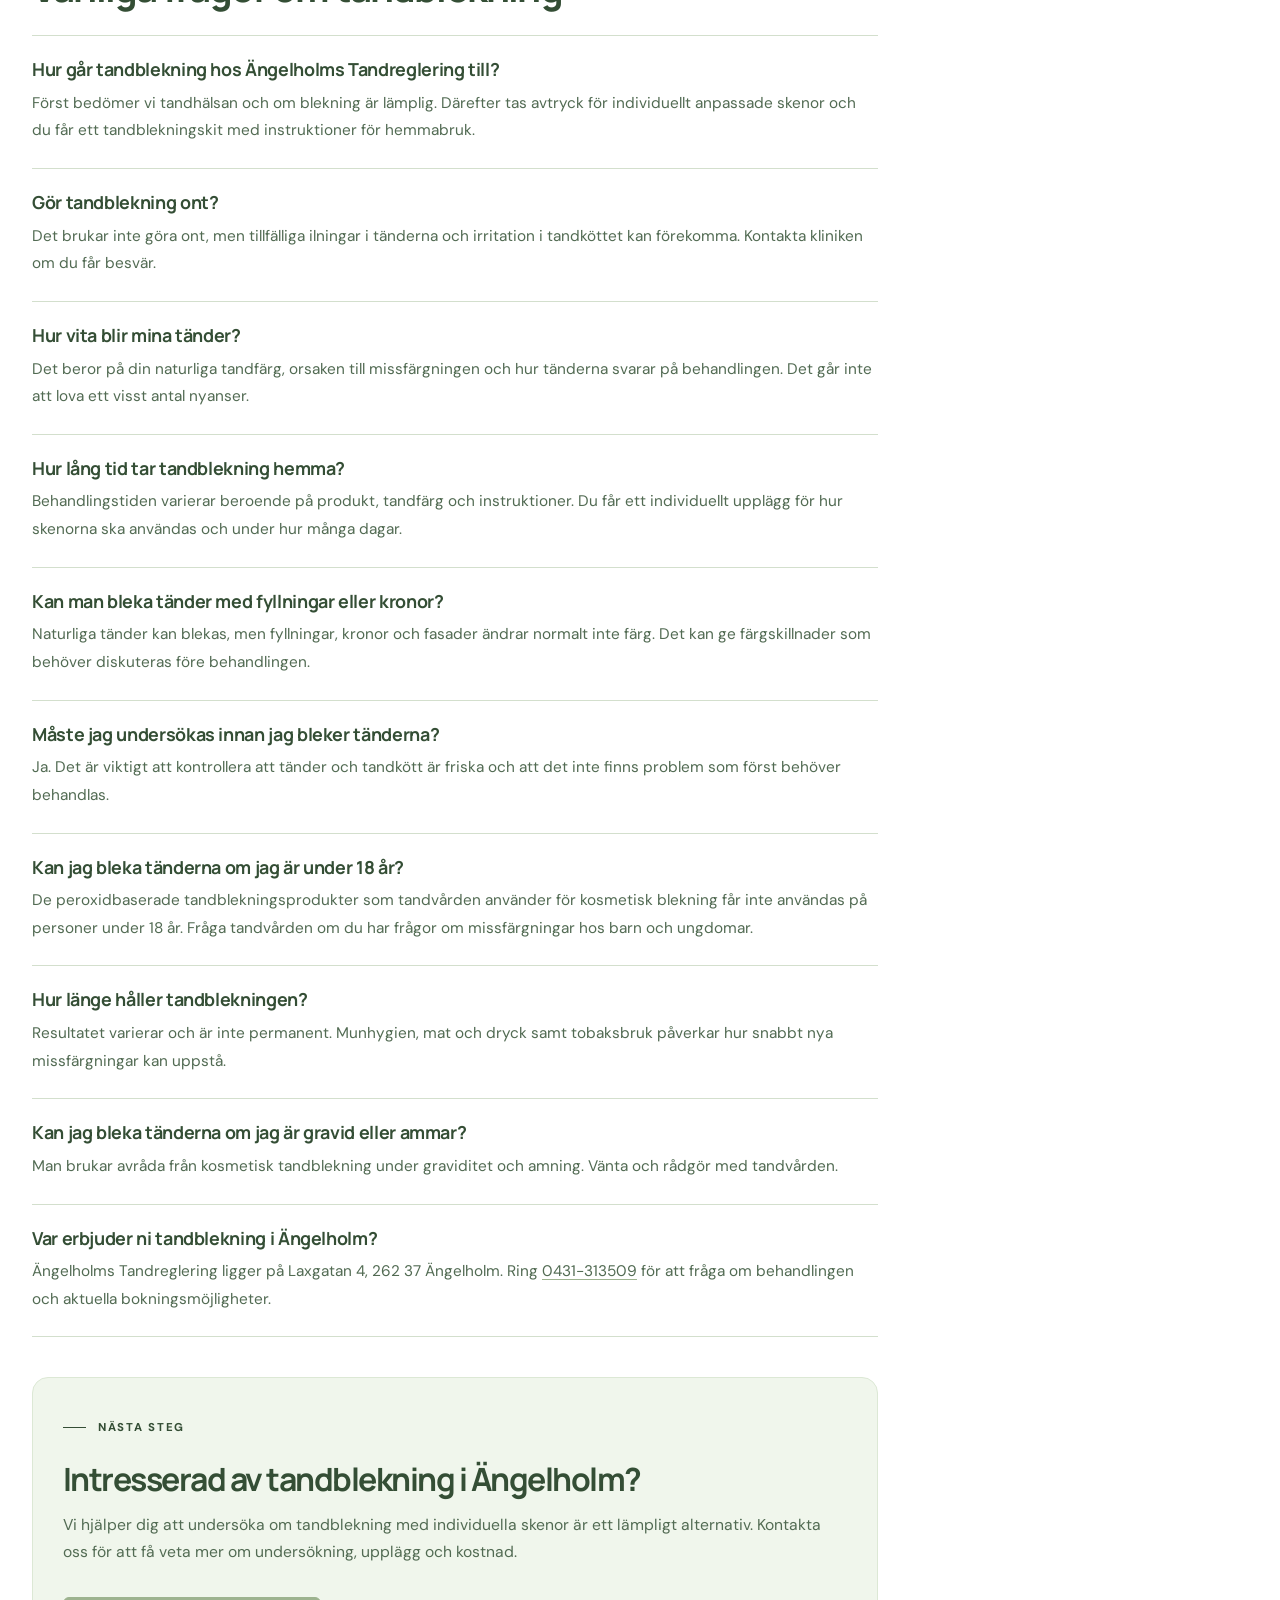
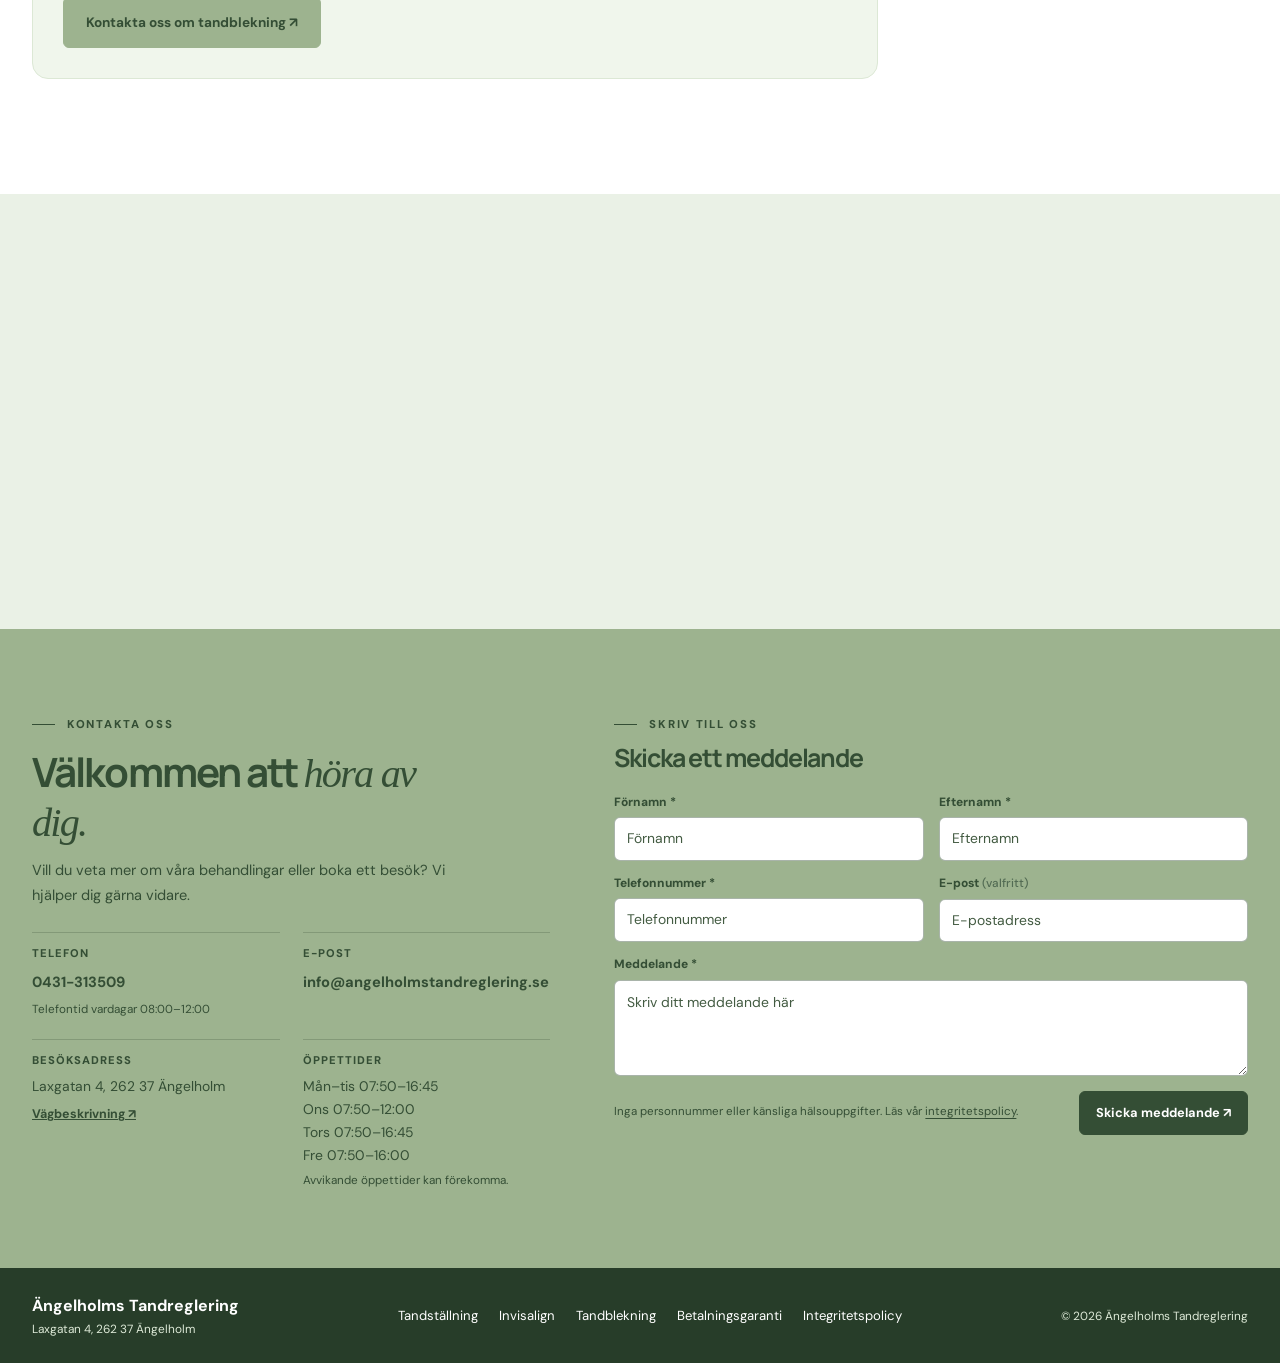
<file: tandblekning/index.html>
<!doctype html><html lang="sv"><head><meta charset="utf-8"><meta name="viewport" content="width=device-width,initial-scale=1"><meta name="theme-color" content="#344E35"><meta name="robots" content="noindex,nofollow"><title>Tandblekning Ängelholm – Så går det till | Ängelholms Tandreglering</title><meta name="description" content="Tandblekning i Ängelholm med individuella blekskenor. Läs om undersökning, resultat, risker, pris och hur du bleker tänderna hemma på ett säkert sätt."><link rel="icon" href="../bilder/Tand.png" type="image/png"><link rel="stylesheet" href="../css/styles.css"><script src="../js/main.js" defer></script></head><body><a class="skip" href="#main">Hoppa till innehållet</a><div class="top-strip"><div class="container"><span>Specialisttandvård i hjärtat av Ängelholm</span><a href="tel:+46431313509">Ring oss: 0431-313509</a></div></div><header class="header"><div class="container head-inner"><a class="brand" href="../index.html" aria-label="Ängelholms Tandreglering, startsidan"><img class="" src="../bilder/Logga.png" alt="" width='55' height='55'></a><button class="menu-toggle" type="button" aria-label="Öppna menyn" aria-controls="navigation" aria-expanded="false"><span></span><span></span><span></span></button><nav id="navigation" class="nav" aria-label="Huvudmeny"><div class="nav-dropdown"><button class="nav-dropdown-trigger" type="button" aria-expanded="false" aria-controls="treatments-submenu" aria-haspopup="true">Behandlingar <span class="nav-chevron" aria-hidden="true"></span></button><div class="nav-submenu" id="treatments-submenu"><a href="../tandreglering/">Tandställning</a><a href="../invisalign/">Invisalign</a><a href="../tandblekning/" aria-current="page">Tandblekning</a></div></div><a class="nav-guarantee" href="../betalningsgaranti/">Betalningsgaranti</a><a  href="../blogg/">Blogg</a><a  href="../om-oss/">Om oss</a><a class="button small" href="../boka-tid/">Boka tid <span aria-hidden="true">↗</span></a></nav></div></header>
<main id="main">
<section class="page-hero">
  <div class="container page-hero-inner">
    <div>
      <div class="crumbs"><a href="../index.html">Hem</a> / Tandblekning i Ängelholm</div>
      <span class="eyebrow">Estetisk tandvård i Ängelholm</span>
      <h1>Tandblekning i Ängelholm</h1>
      <p>Vill du få en ljusare tandnyans? Hos Ängelholms Tandreglering erbjuder vi individuellt anpassad tandblekning med skenor för hemmabruk, efter att vi har bedömt att behandlingen passar dina tänder och ditt tandkött.</p>
      <a class="button orthodontics-hero-cta" href="../boka-tid/">Fråga oss om tandblekning ↗</a>
    </div>
    <img src="../bilder/smile.jpg" alt="Ett leende med naturliga tänder – tandblekning i Ängelholm" width="670" height="450" loading="eager" decoding="async">
  </div>
</section>
<section class="section orthodontics-section">
  <div class="container">
    <div class="content-layout">
      <article class="prose orthodontics-copy">
        <div class="orthodontics-summary">
          <span class="eyebrow">Individuellt anpassad tandblekning</span>
          <h2>Tandblekning hos Ängelholms Tandreglering</h2>
          <p><strong>Tandblekning är en estetisk behandling som kan göra de naturliga tänderna ljusare.</strong> Hos oss på Laxgatan 4 i centrala Ängelholm får du först en bedömning av tandhälsan. Om förutsättningarna är goda tar vi avtryck för individuellt anpassade blekskenor och går igenom hur du använder ditt tandblekningskit hemma.</p>
          <p>Alla tänder har sin egen naturliga färg. Resultatet påverkas bland annat av den ursprungliga nyansen, typen av missfärgning och tändernas skick. Vi vill därför att du ska ha realistiska förväntningar och veta vad behandlingen innebär innan du börjar.</p>
        </div>

        <section aria-labelledby="varfor-tander-missfargas">
          <h2 id="varfor-tander-missfargas">Varför blir tänder missfärgade?</h2>
          <p>Det är normalt att tandfärgen varierar från person till person och att nyansen förändras med tiden. En del missfärgningar sitter ytligt medan andra påverkar tandens färg inifrån. Olika typer av missfärgningar kan kräva olika åtgärder.</p>
          <ul>
            <li><strong>Kaffe, te och andra färgande livsmedel</strong> kan med tiden ge beläggningar eller missfärgningar på tändernas yta.</li>
            <li><strong>Tobak och nikotinvanor</strong> kan bidra till missfärgningar.</li>
            <li><strong>Ålder och naturliga förändringar</strong> kan göra att tänderna upplevs mörkare.</li>
            <li><strong>Genetik och tandens uppbyggnad</strong> påverkar vilken grundnyans tänderna har.</li>
            <li><strong>Skador, sjukdomar eller tidigare behandlingar</strong> kan ibland påverka enstaka tänders färg.</li>
          </ul>
          <p>Om missfärgningen framför allt beror på ytliga beläggningar eller tandsten kan professionell rengöring vara ett mer relevant första steg än blekning. Vi hjälper dig att förstå om en tandblekning är lämplig eller om du först behöver annan tandvård.</p>
        </section>

        <section aria-labelledby="hur-tandblekning-fungerar">
          <h2 id="hur-tandblekning-fungerar">Hur fungerar tandblekning med individuella skenor?</h2>
          <p>Vid tandblekning används särskilda blekmedel som påverkar färgämnen i tändernas naturliga vävnad. Ett vanligt sätt är att använda personligt anpassade plastskenor tillsammans med en blekgel. Gelen används under en bestämd tid enligt tandvårdspersonalens instruktioner.</p>
          <p>På Ängelholms Tandreglering erbjuder vi tandblekning som du utför hemma med ett anpassat kit. Det innebär inte att du behöver planera behandlingen själv: först görs en bedömning, och du får instruktioner om hur skenorna och medlet ska användas. Använd aldrig större mängd gel eller blek under längre tid än du fått rekommenderat.</p>
          <p>Behandlingslängden beror på bland annat tandfärgen, medlet och dina individuella förutsättningar. Resultatet är inte detsamma för alla och kan inte garanteras till en viss vit nyans.</p>
        </section>

        <section aria-labelledby="tandblekning-steg">
          <h2 id="tandblekning-steg">Så går tandblekning i Ängelholm till – steg för steg</h2>
          <div class="steps orthodontics-steps">
            <div class="step"><span class="step-number">01</span><div><h3>Undersökning av tänder och tandkött</h3><p>Vi går igenom dina önskemål och bedömer om tänderna och tandköttet är i sådant skick att blekning kan vara lämplig. Hål i tänderna, inflammation, otäta fyllningar och andra problem behöver vid behov behandlas först.</p></div></div>
            <div class="step"><span class="step-number">02</span><div><h3>Bedömning av tandfärg och förväntningar</h3><p>Vi pratar om vilka tänder som kan blekas och vilket resultat som är realistiskt. Har du kronor, fasader eller fyllningar är det viktigt att ta hänsyn till att dessa inte bleks på samma sätt som naturliga tänder.</p></div></div>
            <div class="step"><span class="step-number">03</span><div><h3>Avtryck för personliga blekskenor</h3><p>Vi tar avtryck av dina tänder för att ta fram blekskenor med individuell passform. Syftet är att skenorna ska sitta bra och kunna användas enligt den planerade behandlingen.</p></div></div>
            <div class="step"><span class="step-number">04</span><div><h3>Tandblekning hemma</h3><p>Du får ett tandblekningskit och anvisningar om hur mycket gel du ska använda, hur länge skenorna ska sitta inne och vad du bör tänka på under behandlingen. Följ instruktionerna och kontakta oss om du får besvär.</p></div></div>
            <div class="step"><span class="step-number">05</span><div><h3>Uppföljning vid behov</h3><p>Vi kan diskutera resultatet och om du behöver råd om känsliga tänder eller hur nyansen kan bevaras. Att bleka mer är inte alltid rätt lösning om resultatet skiljer sig från förväntningarna.</p></div></div>
          </div>
        </section>

        <section aria-labelledby="innan-tandblekning">
          <h2 id="innan-tandblekning">Vad behöver man tänka på före en tandblekning?</h2>
          <p>En säker tandblekning börjar med en undersökning. Om du har karies, aktiv tandköttsinflammation, tandsten eller skadade fyllningar kan det finnas behov av annan behandling innan blekningen påbörjas. Det gäller även om du ofta har ilningar eller blottade tandhalsar.</p>
          <h3>Kan alla bleka tänderna?</h3>
          <p>Nej. Tandblekning med de vanliga tandvårdsstyrda peroxidbaserade produkterna är inte avsedd för personer under 18 år. Blekning bör också undvikas under graviditet och amning. Allergier, mycket känsliga tänder och vissa sjukdomar i munnen kan göra behandlingen olämplig. Den individuella bedömningen är därför viktig även om du i övrigt tycker att dina tänder känns friska.</p>
          <h3>Fyllningar, kronor och fasader blir inte vitare</h3>
          <p>Blekning påverkar i första hand naturlig tandvävnad. Befintliga fyllningar, kronor och porslinsfasader ändrar normalt inte färg. Om de sitter på synliga tänder kan det därför uppstå färgskillnader efter blekningen. I vissa fall behöver man diskutera om och när en fyllning eller krona bör bytas för att passa den nya tandnyansen.</p>
          <div class="orthodontics-tip"><strong>Har du en mörkare tand än de andra?</strong><p>En enstaka missfärgad tand kan ha en annan orsak än generell tandfärg, till exempel en tidigare skada eller rotbehandling. Det behöver undersökas innan du väljer blekning.</p></div>
        </section>

        <section aria-labelledby="skota-blekskenor">
          <h2 id="skota-blekskenor">Så använder och sköter du blekskenorna hemma</h2>
          <p>Individuellt anpassade skenor är tänkta att användas tillsammans med det blekmedel och de instruktioner som du får från kliniken. Följ alltid ordinerad behandlingstid och använd inte skenorna med andra produkter på eget initiativ.</p>
          <div class="orthodontics-info-list">
            <div><h3>Förbered tänderna</h3><p>Borsta tänderna enligt de råd du fått. God munhygien hjälper till att hålla tandkött och tänder friska under behandlingsperioden.</p></div>
            <div><h3>Dosera gelen rätt</h3><p>Placera bara den mängd blekgel du blivit instruerad att använda. För mycket gel ger inte nödvändigtvis bättre effekt, men kan öka risken för irritation.</p></div>
            <div><h3>Använd skenorna så länge du blivit rekommenderad</h3><p>Tiden varierar beroende på blekmedel och upplägg. Förläng inte behandlingen för att försöka få snabbare resultat.</p></div>
            <div><h3>Rengör och förvara skenorna</h3><p>Skölj och rengör enligt klinikens anvisningar och förvara skenorna skyddat mellan användningarna. Undvik hett vatten om det kan påverka plastens passform.</p></div>
          </div>
          <h3>Kan man äta och dricka som vanligt?</h3>
          <p>Under behandlingen och närmast efteråt kan det vara klokt att begränsa starkt färgande drycker och livsmedel, till exempel kaffe, te och rödvin. Följ de råd du får om hur länge du bör vara extra försiktig. Tobak kan också bidra till nya missfärgningar.</p>
        </section>

        <section aria-labelledby="risker-tandblekning">
          <h2 id="risker-tandblekning">Är tandblekning säkert? Om ilningar och andra biverkningar</h2>
          <p>Tandblekning med lämpliga produkter och under tandvårdens vägledning kan vara en säker behandling för personer som har goda förutsättningar. Men det finns risker och biverkningar att känna till.</p>
          <h3>Ilningar i tänderna</h3>
          <p>Det är relativt vanligt att tänderna tillfälligt blir känsligare för kallt och varmt eller att det ilar under behandlingen. Besvären är ofta övergående. Om du får tydliga ilningar ska du göra uppehåll och kontakta kliniken för råd om hur du bör fortsätta.</p>
          <h3>Irritation i tandköttet</h3>
          <p>Blekgelen kan irritera tandköttet, särskilt om mängden är för stor eller skenan inte passar bra. Det kan märkas som rodnad eller ömhet. Avbryt behandlingen och hör av dig om irritationen inte snabbt går över.</p>
          <h3>Varför bör man undvika okontrollerad blekning?</h3>
          <p>Det är viktigt att veta vilken produkt som används, hur stark den är och om tänderna lämpar sig för behandlingen. Att använda blekmedel för ofta eller utan undersökning kan ge onödiga besvär. Därför är det bättre att ta hjälp av tandvården än att experimentera med starka produkter eller hemmakurer.</p>
          <p>Du kan även läsa <a href="https://www.1177.se/skane/undersokning-behandling/tandvard/tandblekning/" target="_blank" rel="noopener noreferrer">1177:s information om tandblekning</a> för mer om metoder, möjliga biverkningar och förberedelser.</p>
        </section>

        <section aria-labelledby="resultat-tandblekning">
          <h2 id="resultat-tandblekning">Hur länge håller resultatet av en tandblekning?</h2>
          <p>En tandblekning är inte permanent. Tänderna förändras med ålder och kan missfärgas på nytt av bland annat kaffe, te, tobak och andra vanor. Hur länge resultatet märks varierar mellan personer och påverkas av vilken nyans man hade från början.</p>
          <p>God munhygien, regelbundna tandvårdskontroller och medvetna vardagsvanor kan bidra till att nyansen håller sig fin längre. Behöver du en uppfräschning vid ett senare tillfälle bör du först få råd om det är lämpligt och hur behandlingen i så fall ska genomföras.</p>
          <h3>Tandblekning jämfört med vanlig tandrengöring</h3>
          <p>En tandrengöring tar främst bort beläggningar och missfärgningar på ytan. Blekning kan påverka färgen i den naturliga tanden. Det betyder att en rengöring ibland räcker för att få bort ytliga fläckar, medan andra missfärgningar kräver en annan bedömning.</p>
        </section>

        <section aria-labelledby="pris-tandblekning">
          <h2 id="pris-tandblekning">Vad kostar tandblekning i Ängelholm?</h2>
          <p>Priset beror bland annat på undersökningen, den valda metoden och vad som behöver göras innan du kan bleka tänderna. Ängelholms Tandreglering lämnar information om kostnaden för just ditt upplägg vid kontakt eller konsultation, i stället för att ange ett generellt pris som kan bli fel.</p>
          <p>Estetisk tandblekning betalas normalt privat och omfattas i regel inte av det statliga tandvårdsstödet. Om du behöver laga tänder eller behandla tandköttet innan blekning kan det innebära andra tandvårdskostnader som bedöms separat.</p>
          <h3>Tandblekning efter tandreglering</h3>
          <p>Har du nyligen avslutat en behandling med <a href="../tandreglering/">tandställning</a> eller <a href="../invisalign/">Invisalign</a> kan det vara klokt att rådgöra med tandvårdspersonalen om när en eventuell blekning bör göras. Tänderna och tandköttet behöver vara i gott skick, och du kan behöva ta hänsyn till retainer och annan utrustning.</p>
        </section>

        <section aria-labelledby="tandblekning-fragor">
          <h2 id="tandblekning-fragor">Vanliga frågor om tandblekning</h2>
          <div class="orthodontics-faq">
            <div><h3>Hur går tandblekning hos Ängelholms Tandreglering till?</h3><p>Först bedömer vi tandhälsan och om blekning är lämplig. Därefter tas avtryck för individuellt anpassade skenor och du får ett tandblekningskit med instruktioner för hemmabruk.</p></div>
            <div><h3>Gör tandblekning ont?</h3><p>Det brukar inte göra ont, men tillfälliga ilningar i tänderna och irritation i tandköttet kan förekomma. Kontakta kliniken om du får besvär.</p></div>
            <div><h3>Hur vita blir mina tänder?</h3><p>Det beror på din naturliga tandfärg, orsaken till missfärgningen och hur tänderna svarar på behandlingen. Det går inte att lova ett visst antal nyanser.</p></div>
            <div><h3>Hur lång tid tar tandblekning hemma?</h3><p>Behandlingstiden varierar beroende på produkt, tandfärg och instruktioner. Du får ett individuellt upplägg för hur skenorna ska användas och under hur många dagar.</p></div>
            <div><h3>Kan man bleka tänder med fyllningar eller kronor?</h3><p>Naturliga tänder kan blekas, men fyllningar, kronor och fasader ändrar normalt inte färg. Det kan ge färgskillnader som behöver diskuteras före behandlingen.</p></div>
            <div><h3>Måste jag undersökas innan jag bleker tänderna?</h3><p>Ja. Det är viktigt att kontrollera att tänder och tandkött är friska och att det inte finns problem som först behöver behandlas.</p></div>
            <div><h3>Kan jag bleka tänderna om jag är under 18 år?</h3><p>De peroxidbaserade tandblekningsprodukter som tandvården använder för kosmetisk blekning får inte användas på personer under 18 år. Fråga tandvården om du har frågor om missfärgningar hos barn och ungdomar.</p></div>
            <div><h3>Hur länge håller tandblekningen?</h3><p>Resultatet varierar och är inte permanent. Munhygien, mat och dryck samt tobaksbruk påverkar hur snabbt nya missfärgningar kan uppstå.</p></div>
            <div><h3>Kan jag bleka tänderna om jag är gravid eller ammar?</h3><p>Man brukar avråda från kosmetisk tandblekning under graviditet och amning. Vänta och rådgör med tandvården.</p></div>
            <div><h3>Var erbjuder ni tandblekning i Ängelholm?</h3><p>Ängelholms Tandreglering ligger på Laxgatan 4, 262 37 Ängelholm. Ring <a href="tel:+46431313509">0431-313509</a> för att fråga om behandlingen och aktuella bokningsmöjligheter.</p></div>
          </div>
        </section>

        <section class="orthodontics-final-cta" aria-labelledby="tandblekning-kontakt">
          <span class="eyebrow">Nästa steg</span>
          <h2 id="tandblekning-kontakt">Intresserad av tandblekning i Ängelholm?</h2>
          <p>Vi hjälper dig att undersöka om tandblekning med individuella skenor är ett lämpligt alternativ. Kontakta oss för att få veta mer om undersökning, upplägg och kostnad.</p>
          <a class="button" href="../boka-tid/">Kontakta oss om tandblekning ↗</a>
        </section>
      </article>

      <aside class="aside">
        <h3>Vi hjälper dig vidare</h3>
        <p>Undrar du om tandblekning passar dig? Vi hjälper dig med frågor om undersökning och behandling.</p>
        <a class="button" href="../boka-tid/">Boka tid ↗</a>
        <a class="tel" href="tel:+46431313509">0431-313509</a>
        <div class="spaced"><h3>Våra behandlingar</h3><p><a href="../tandreglering/">Tandställning →</a><br><a href="../invisalign/">Invisalign →</a><br><a href="../tandblekning/" aria-current="page">Tandblekning →</a></p></div>
        <div class="orthodontics-aside-note"><strong>Hitta till kliniken</strong><p>Laxgatan 4<br>262 37 Ängelholm</p><p>Telefontid måndag–fredag 08:00–12:00.</p></div>
      </aside>
    </div>
  </div>
</section>
</main><section class="location-section" aria-label="Hitta till Ängelholms Tandreglering"><iframe class="location-map" title="Karta: Ängelholms Tandreglering, Laxgatan 4 i Ängelholm" src="https://maps.google.com/maps?q=Laxgatan%204%2C%20262%2037%20%C3%84ngelholm&amp;z=16&amp;hl=sv&amp;output=embed" loading="lazy" referrerpolicy="strict-origin-when-cross-origin" allowfullscreen></iframe></section><footer class="footer" id="kontakt">
<div class="footer-main"><div class="container footer-layout">
<div class="footer-about">
  <span class="eyebrow on-dark">Kontakta oss</span>
  <h2>Välkommen att <em>höra av dig.</em></h2>
  <p class="footer-intro">Vill du veta mer om våra behandlingar eller boka ett besök? Vi hjälper dig gärna vidare.</p>
  <div class="footer-facts">
    <div class="footer-fact"><span>Telefon</span><a href="tel:+46431313509">0431-313509</a><small>Telefontid vardagar 08:00–12:00</small></div>
    <div class="footer-fact"><span>E-post</span><a href="mailto:info@angelholmstandreglering.se">info@angelholmstandreglering.se</a></div>
    <div class="footer-fact"><span>Besöksadress</span><p>Laxgatan 4, 262 37 Ängelholm</p><a class="footer-map-link" href="https://www.google.com/maps/search/?api=1&amp;query=Laxgatan+4+%C3%84ngelholm" target="_blank" rel="noopener noreferrer">Vägbeskrivning ↗</a></div>
    <div class="footer-fact"><span>Öppettider</span><p>Mån–tis 07:50–16:45<br>Ons 07:50–12:00<br>Tors 07:50–16:45<br>Fre 07:50–16:00</p><small>Avvikande öppettider kan förekomma.</small></div>
  </div>
</div>
<div class="footer-form-panel">
  <div class="footer-form-header"><span class="eyebrow">Skriv till oss</span><h3>Skicka ett meddelande</h3></div>
  <form class="contact-form" data-contact-form data-endpoint="" method="post">
    <div class="contact-form-grid">
      <div class="contact-field"><label for="contact-first">Förnamn *</label><input id="contact-first" name="firstName" autocomplete="given-name" maxlength="80" required placeholder="Förnamn"></div>
      <div class="contact-field"><label for="contact-last">Efternamn *</label><input id="contact-last" name="lastName" autocomplete="family-name" maxlength="80" required placeholder="Efternamn"></div>
      <div class="contact-field"><label for="contact-phone">Telefonnummer *</label><input id="contact-phone" name="phone" type="tel" autocomplete="tel" maxlength="40" required placeholder="Telefonnummer"></div>
      <div class="contact-field"><label for="contact-email">E-post <span>(valfritt)</span></label><input id="contact-email" name="email" type="email" autocomplete="email" maxlength="254" placeholder="E-postadress"></div>
      <div class="contact-field wide"><label for="contact-message">Meddelande *</label><textarea id="contact-message" name="message" rows="3" maxlength="2500" required placeholder="Skriv ditt meddelande här"></textarea></div>
      <div class="form-honeypot" aria-hidden="true"><label for="contact-website">Webbplats</label><input id="contact-website" type="text" name="website" tabindex="-1" autocomplete="off"></div>
    </div>
    <div class="contact-form-actions"><p>Inga personnummer eller känsliga hälsouppgifter. Läs vår <a href="../integritetspolicy/">integritetspolicy</a>.</p><button class="button" type="submit" disabled>Skicka meddelande ↗</button></div>
    <p class="form-status" data-form-status role="status" aria-live="polite"></p>
  </form>
</div>
</div></div>
<div class="footer-bottom"><div class="container footer-inner"><div class="brand-copy"><strong>Ängelholms Tandreglering</strong><small>Laxgatan 4, 262 37 Ängelholm</small></div><nav aria-label="Länkar i sidfoten"><a href="../tandreglering/">Tandställning</a><a href="../invisalign/">Invisalign</a><a href="../tandblekning/">Tandblekning</a><a href="../betalningsgaranti/">Betalningsgaranti</a><a href="../integritetspolicy/">Integritetspolicy</a></nav><small>© <span data-year>2026</span> Ängelholms Tandreglering</small></div></div>
</footer></body></html>
</file>
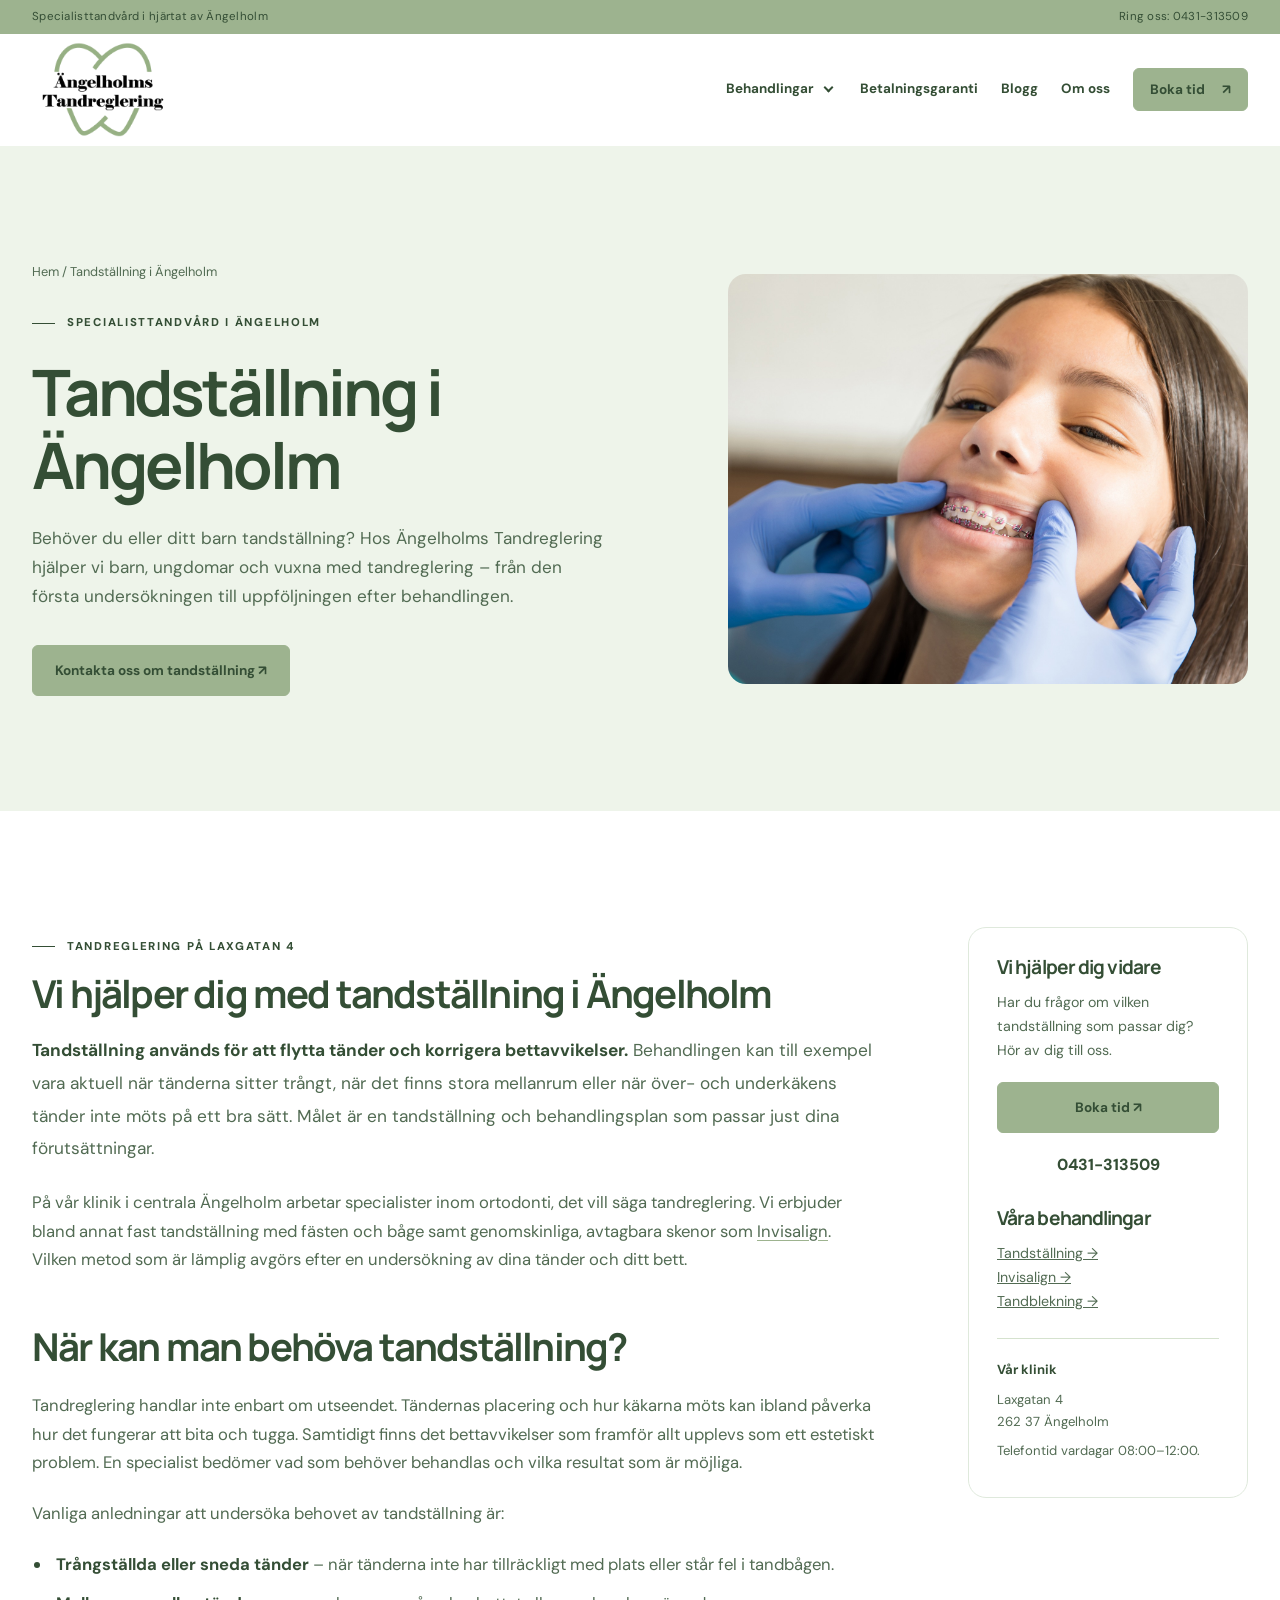
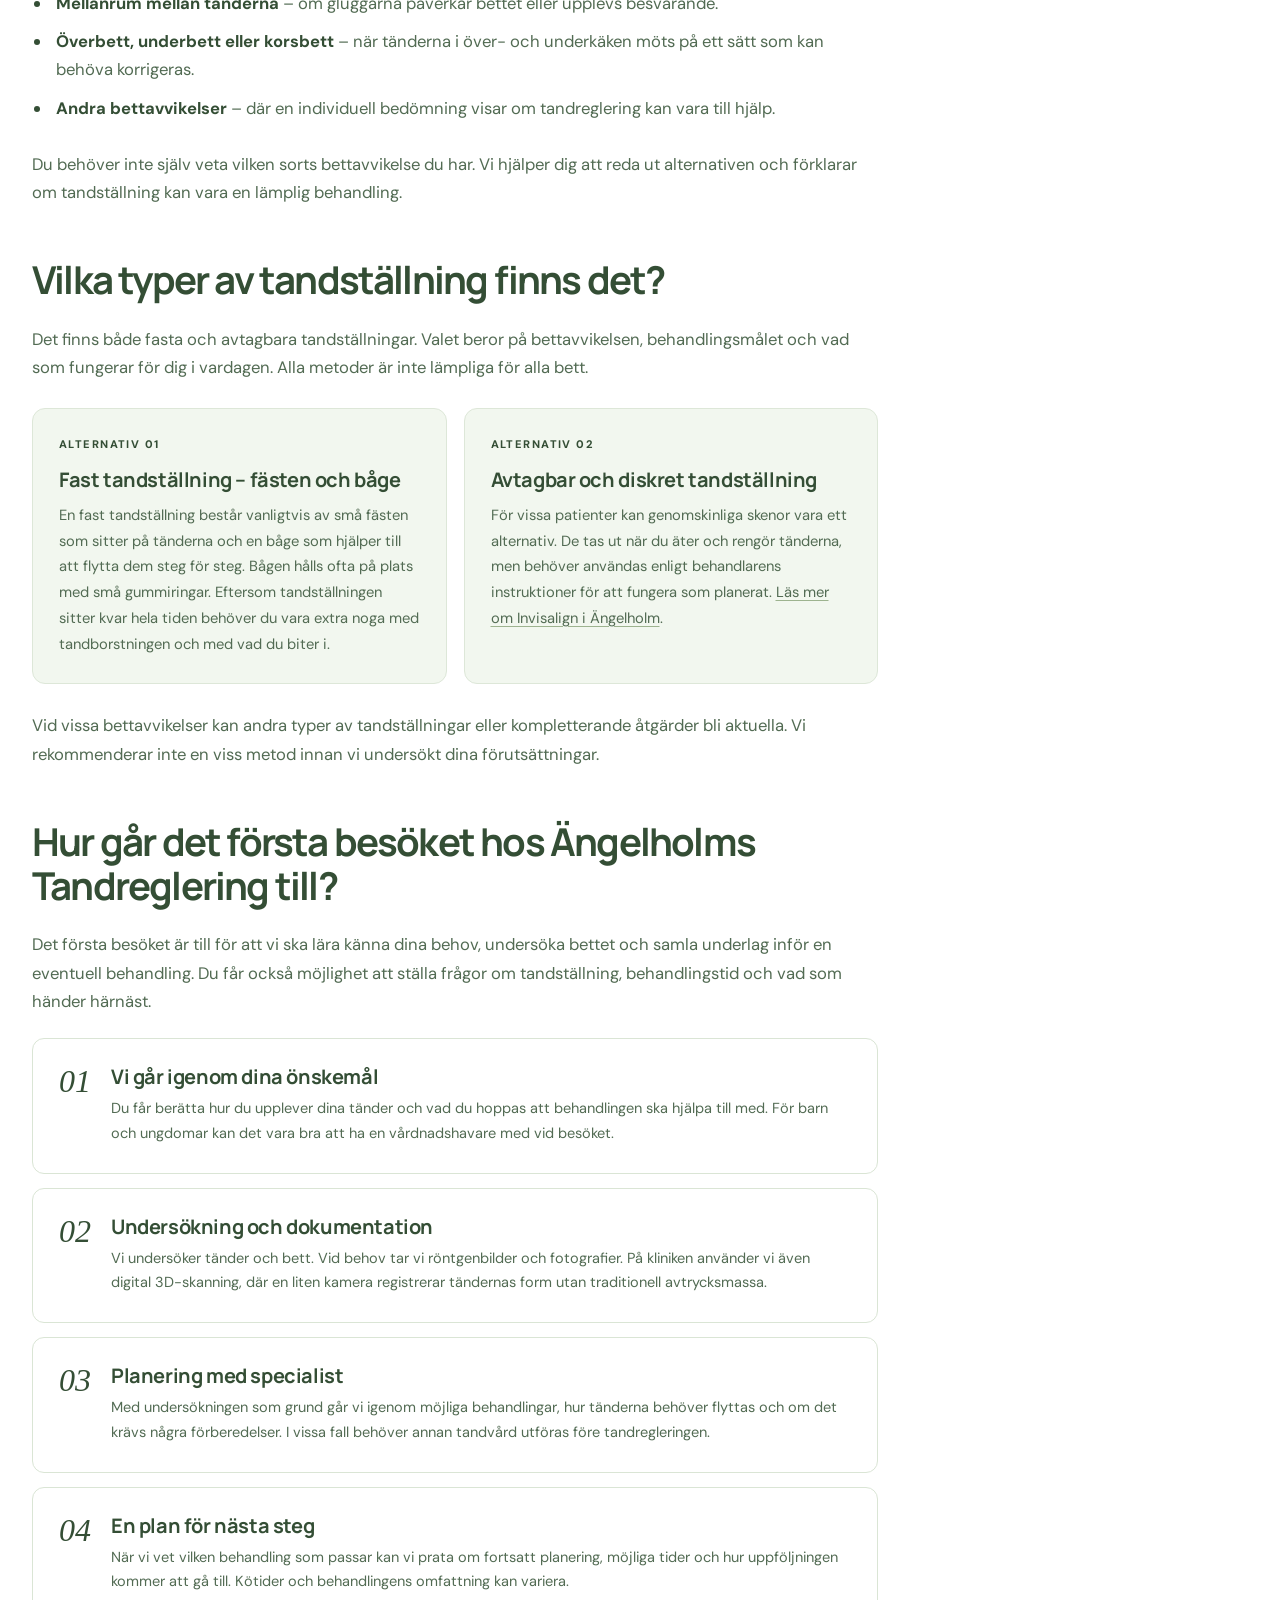
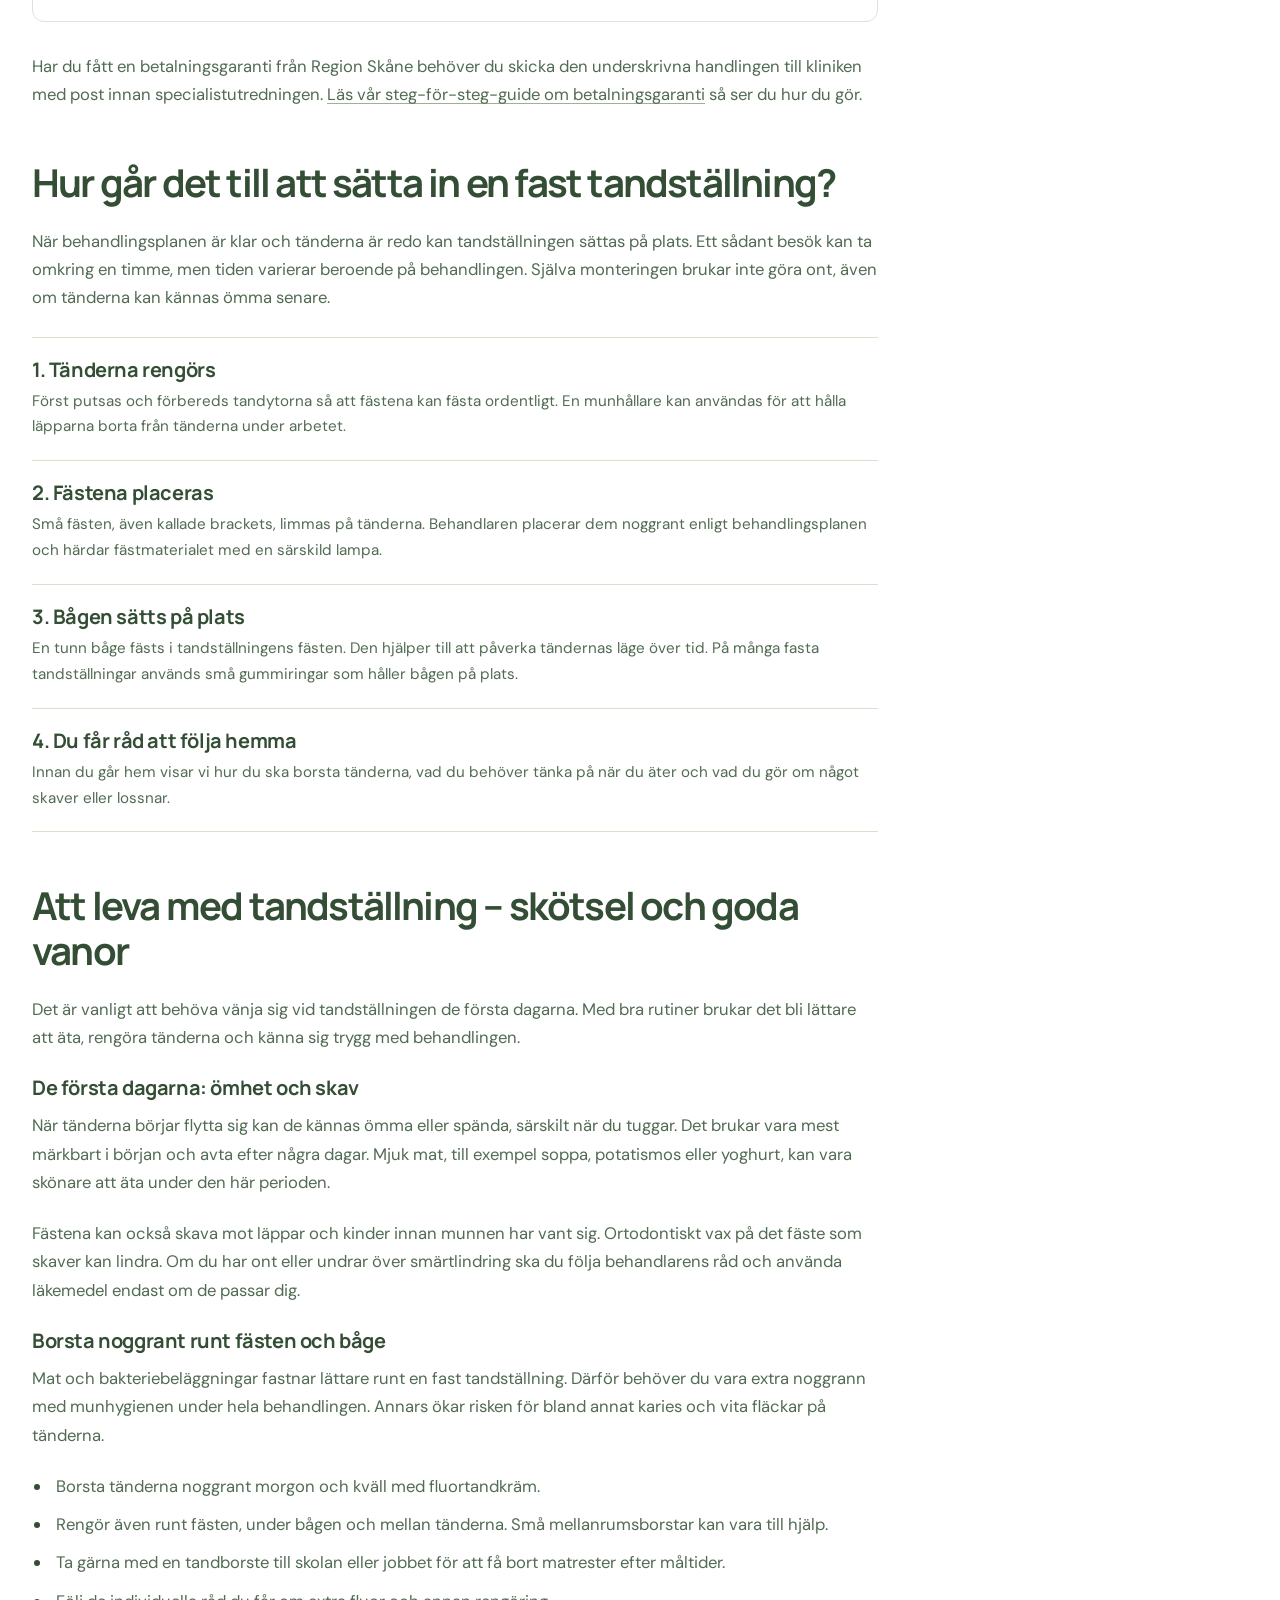
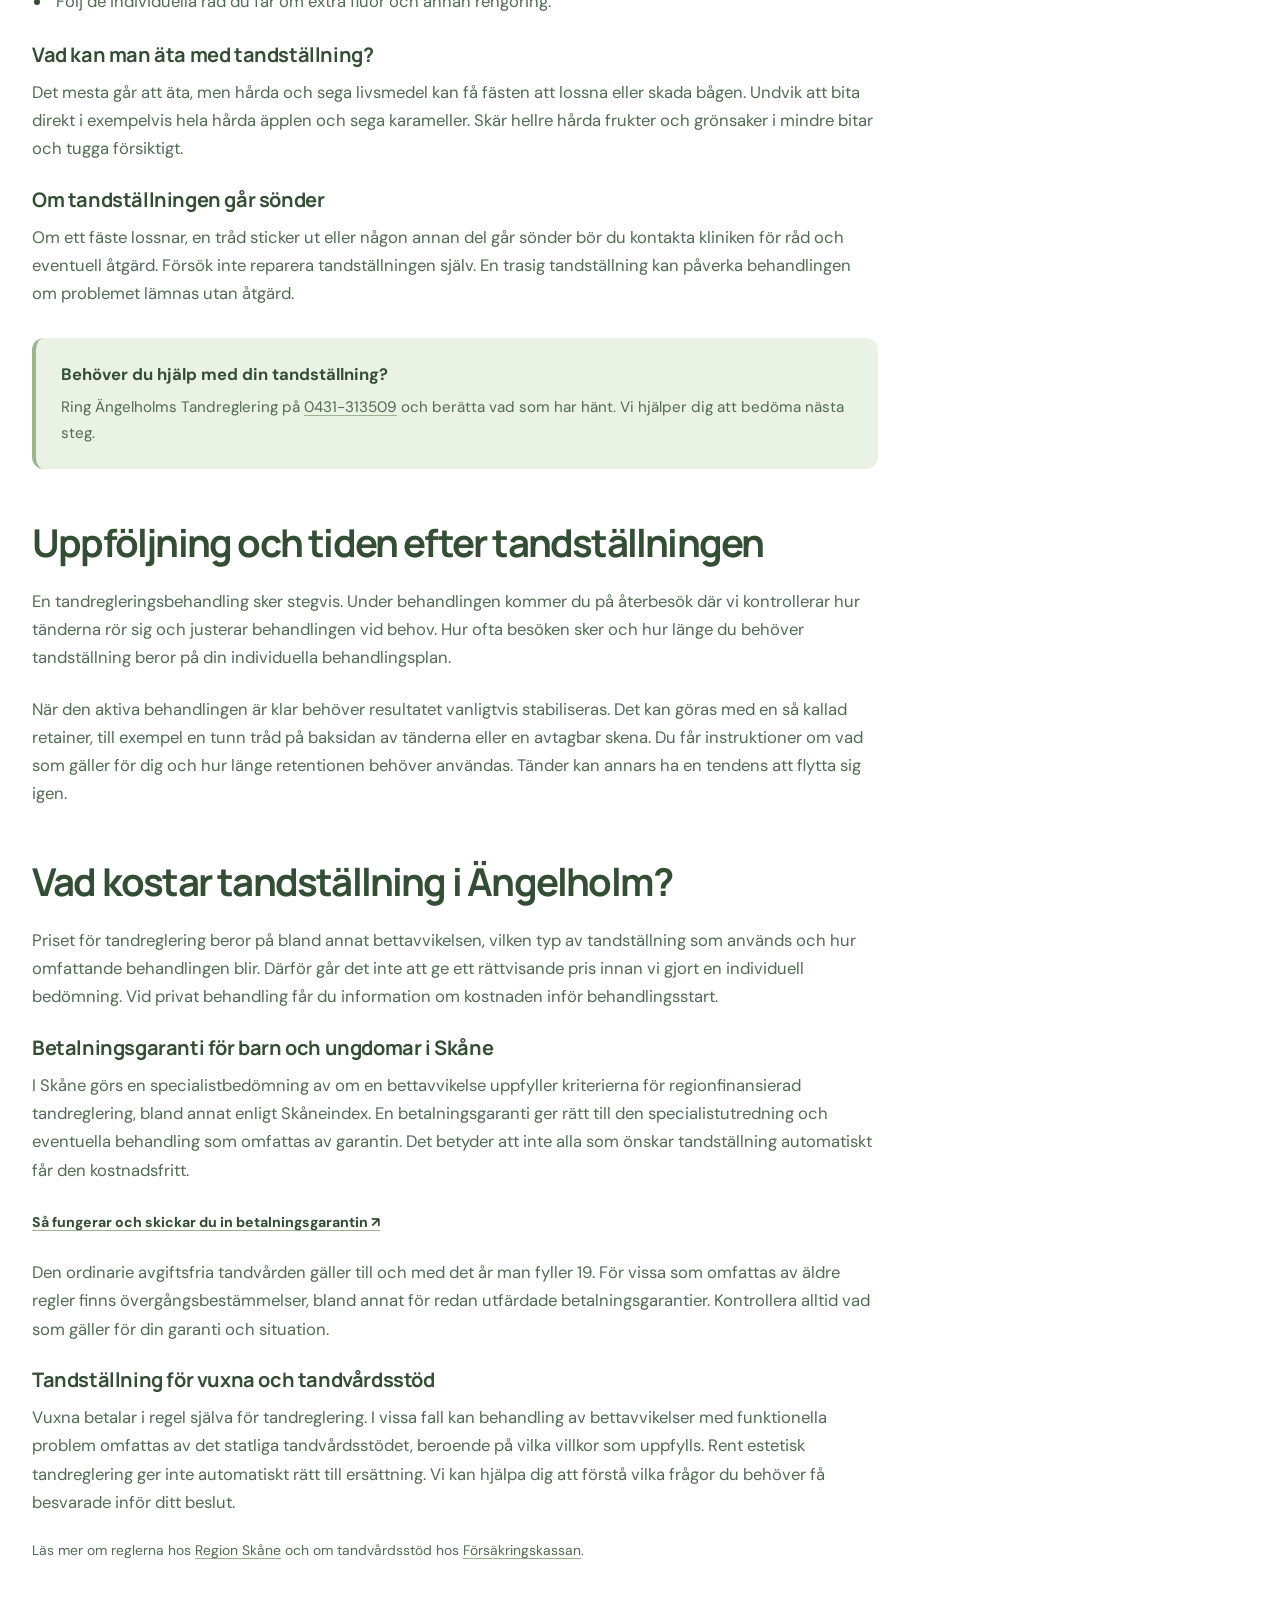
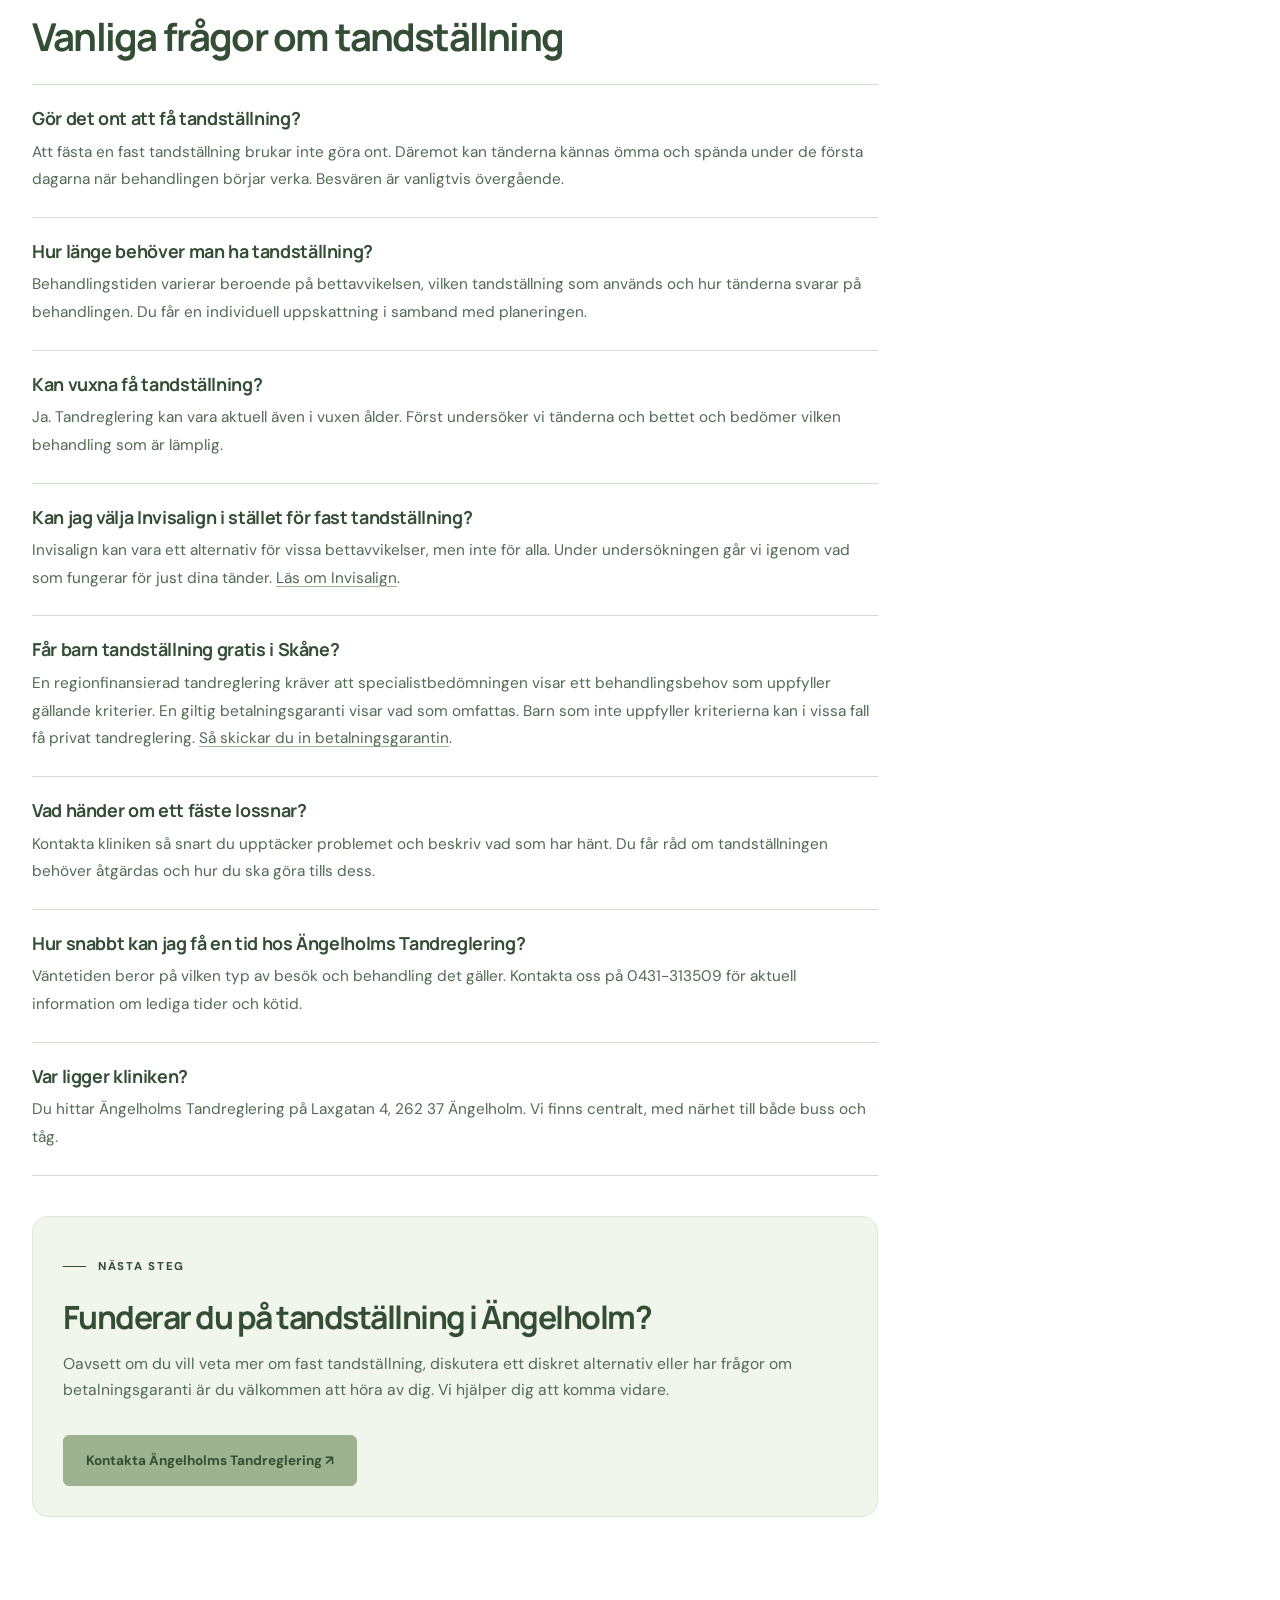
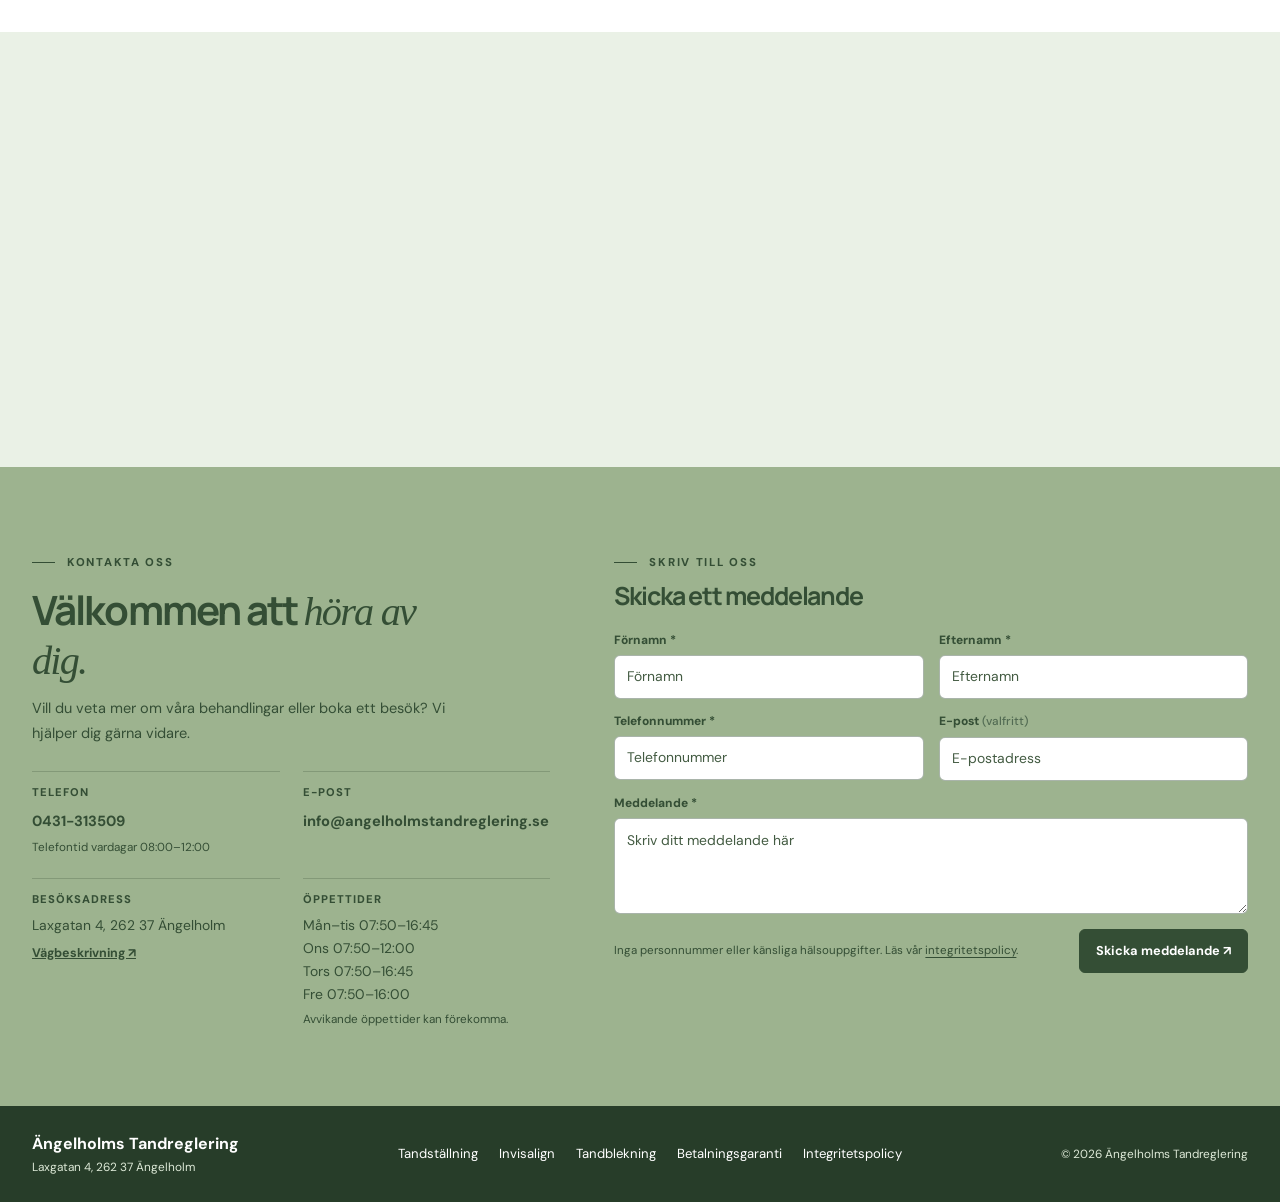
<file: tandreglering/index.html>
<!doctype html><html lang="sv"><head><meta charset="utf-8"><meta name="viewport" content="width=device-width,initial-scale=1"><meta name="theme-color" content="#344E35"><meta name="robots" content="noindex,nofollow"><title>Tandställning Ängelholm – Behandling &amp; pris | Ängelholms Tandreglering</title><meta name="description" content="Tandställning i Ängelholm för barn och vuxna. Läs om fast tandställning, Invisalign, första besöket, skötsel, kostnad och betalningsgaranti."><link rel="icon" href="../bilder/Tand.png" type="image/png"><link rel="stylesheet" href="../css/styles.css"><script src="../js/main.js" defer></script></head><body><a class="skip" href="#main">Hoppa till innehållet</a><div class="top-strip"><div class="container"><span>Specialisttandvård i hjärtat av Ängelholm</span><a href="tel:+46431313509">Ring oss: 0431-313509</a></div></div><header class="header"><div class="container head-inner"><a class="brand" href="../index.html" aria-label="Ängelholms Tandreglering, startsidan"><img class="" src="../bilder/Logga.png" alt="" width='55' height='55'></a><button class="menu-toggle" type="button" aria-label="Öppna menyn" aria-controls="navigation" aria-expanded="false"><span></span><span></span><span></span></button><nav id="navigation" class="nav" aria-label="Huvudmeny"><div class="nav-dropdown"><button class="nav-dropdown-trigger" type="button" aria-expanded="false" aria-controls="treatments-submenu" aria-haspopup="true">Behandlingar <span class="nav-chevron" aria-hidden="true"></span></button><div class="nav-submenu" id="treatments-submenu"><a href="../tandreglering/" aria-current="page">Tandställning</a><a href="../invisalign/">Invisalign</a><a href="../tandblekning/">Tandblekning</a></div></div><a class="nav-guarantee" href="../betalningsgaranti/">Betalningsgaranti</a><a  href="../blogg/">Blogg</a><a  href="../om-oss/">Om oss</a><a class="button small" href="../boka-tid/">Boka tid <span aria-hidden="true">↗</span></a></nav></div></header><main id="main">
<section class="page-hero">
  <div class="container page-hero-inner">
    <div>
      <div class="crumbs"><a href="../index.html">Hem</a> / Tandställning i Ängelholm</div>
      <span class="eyebrow">Specialisttandvård i Ängelholm</span>
      <h1>Tandställning i Ängelholm</h1>
      <p>Behöver du eller ditt barn tandställning? Hos Ängelholms Tandreglering hjälper vi barn, ungdomar och vuxna med tandreglering – från den första undersökningen till uppföljningen efter behandlingen.</p>
      <a class="button orthodontics-hero-cta" href="../boka-tid/">Kontakta oss om tandställning ↗</a>
    </div>
    <img src="../bilder/tandställning.jpg" alt="Tandställning med fästen och båge" width="670" height="450" loading="eager" decoding="async">
  </div>
</section>
<section class="section orthodontics-section">
  <div class="container">
    <div class="content-layout">
      <article class="prose orthodontics-copy">
        <div class="orthodontics-summary">
          <span class="eyebrow">Tandreglering på Laxgatan 4</span>
          <h2>Vi hjälper dig med tandställning i Ängelholm</h2>
          <p><strong>Tandställning används för att flytta tänder och korrigera bettavvikelser.</strong> Behandlingen kan till exempel vara aktuell när tänderna sitter trångt, när det finns stora mellanrum eller när över- och underkäkens tänder inte möts på ett bra sätt. Målet är en tandställning och behandlingsplan som passar just dina förutsättningar.</p>
          <p>På vår klinik i centrala Ängelholm arbetar specialister inom ortodonti, det vill säga tandreglering. Vi erbjuder bland annat fast tandställning med fästen och båge samt genomskinliga, avtagbara skenor som <a href="../invisalign/">Invisalign</a>. Vilken metod som är lämplig avgörs efter en undersökning av dina tänder och ditt bett.</p>
        </div>

        <section aria-labelledby="nar-behovs-tandstallning">
          <h2 id="nar-behovs-tandstallning">När kan man behöva tandställning?</h2>
          <p>Tandreglering handlar inte enbart om utseendet. Tändernas placering och hur käkarna möts kan ibland påverka hur det fungerar att bita och tugga. Samtidigt finns det bettavvikelser som framför allt upplevs som ett estetiskt problem. En specialist bedömer vad som behöver behandlas och vilka resultat som är möjliga.</p>
          <p>Vanliga anledningar att undersöka behovet av tandställning är:</p>
          <ul>
            <li><strong>Trångställda eller sneda tänder</strong> – när tänderna inte har tillräckligt med plats eller står fel i tandbågen.</li>
            <li><strong>Mellanrum mellan tänderna</strong> – om gluggarna påverkar bettet eller upplevs besvärande.</li>
            <li><strong>Överbett, underbett eller korsbett</strong> – när tänderna i över- och underkäken möts på ett sätt som kan behöva korrigeras.</li>
            <li><strong>Andra bettavvikelser</strong> – där en individuell bedömning visar om tandreglering kan vara till hjälp.</li>
          </ul>
          <p>Du behöver inte själv veta vilken sorts bettavvikelse du har. Vi hjälper dig att reda ut alternativen och förklarar om tandställning kan vara en lämplig behandling.</p>
        </section>

        <section aria-labelledby="typer-av-tandstallning">
          <h2 id="typer-av-tandstallning">Vilka typer av tandställning finns det?</h2>
          <p>Det finns både fasta och avtagbara tandställningar. Valet beror på bettavvikelsen, behandlingsmålet och vad som fungerar för dig i vardagen. Alla metoder är inte lämpliga för alla bett.</p>
          <div class="orthodontics-types">
            <div class="orthodontics-type">
              <span class="orthodontics-type-label">Alternativ 01</span>
              <h3>Fast tandställning – fästen och båge</h3>
              <p>En fast tandställning består vanligtvis av små fästen som sitter på tänderna och en båge som hjälper till att flytta dem steg för steg. Bågen hålls ofta på plats med små gummiringar. Eftersom tandställningen sitter kvar hela tiden behöver du vara extra noga med tandborstningen och med vad du biter i.</p>
            </div>
            <div class="orthodontics-type">
              <span class="orthodontics-type-label">Alternativ 02</span>
              <h3>Avtagbar och diskret tandställning</h3>
              <p>För vissa patienter kan genomskinliga skenor vara ett alternativ. De tas ut när du äter och rengör tänderna, men behöver användas enligt behandlarens instruktioner för att fungera som planerat. <a href="../invisalign/">Läs mer om Invisalign i Ängelholm</a>.</p>
            </div>
          </div>
          <p>Vid vissa bettavvikelser kan andra typer av tandställningar eller kompletterande åtgärder bli aktuella. Vi rekommenderar inte en viss metod innan vi undersökt dina förutsättningar.</p>
        </section>

        <section aria-labelledby="forsta-besoket">
          <h2 id="forsta-besoket">Hur går det första besöket hos Ängelholms Tandreglering till?</h2>
          <p>Det första besöket är till för att vi ska lära känna dina behov, undersöka bettet och samla underlag inför en eventuell behandling. Du får också möjlighet att ställa frågor om tandställning, behandlingstid och vad som händer härnäst.</p>
          <div class="steps orthodontics-steps">
            <div class="step"><span class="step-number">01</span><div><h3>Vi går igenom dina önskemål</h3><p>Du får berätta hur du upplever dina tänder och vad du hoppas att behandlingen ska hjälpa till med. För barn och ungdomar kan det vara bra att ha en vårdnadshavare med vid besöket.</p></div></div>
            <div class="step"><span class="step-number">02</span><div><h3>Undersökning och dokumentation</h3><p>Vi undersöker tänder och bett. Vid behov tar vi röntgenbilder och fotografier. På kliniken använder vi även digital 3D-skanning, där en liten kamera registrerar tändernas form utan traditionell avtrycksmassa.</p></div></div>
            <div class="step"><span class="step-number">03</span><div><h3>Planering med specialist</h3><p>Med undersökningen som grund går vi igenom möjliga behandlingar, hur tänderna behöver flyttas och om det krävs några förberedelser. I vissa fall behöver annan tandvård utföras före tandregleringen.</p></div></div>
            <div class="step"><span class="step-number">04</span><div><h3>En plan för nästa steg</h3><p>När vi vet vilken behandling som passar kan vi prata om fortsatt planering, möjliga tider och hur uppföljningen kommer att gå till. Kötider och behandlingens omfattning kan variera.</p></div></div>
          </div>
          <p>Har du fått en betalningsgaranti från Region Skåne behöver du skicka den underskrivna handlingen till kliniken med post innan specialistutredningen. <a href="../betalningsgaranti/">Läs vår steg-för-steg-guide om betalningsgaranti</a> så ser du hur du gör.</p>
        </section>

        <section aria-labelledby="satta-in-tandstallning">
          <h2 id="satta-in-tandstallning">Hur går det till att sätta in en fast tandställning?</h2>
          <p>När behandlingsplanen är klar och tänderna är redo kan tandställningen sättas på plats. Ett sådant besök kan ta omkring en timme, men tiden varierar beroende på behandlingen. Själva monteringen brukar inte göra ont, även om tänderna kan kännas ömma senare.</p>
          <div class="orthodontics-info-list">
            <div><h3>1. Tänderna rengörs</h3><p>Först putsas och förbereds tandytorna så att fästena kan fästa ordentligt. En munhållare kan användas för att hålla läpparna borta från tänderna under arbetet.</p></div>
            <div><h3>2. Fästena placeras</h3><p>Små fästen, även kallade brackets, limmas på tänderna. Behandlaren placerar dem noggrant enligt behandlingsplanen och härdar fästmaterialet med en särskild lampa.</p></div>
            <div><h3>3. Bågen sätts på plats</h3><p>En tunn båge fästs i tandställningens fästen. Den hjälper till att påverka tändernas läge över tid. På många fasta tandställningar används små gummiringar som håller bågen på plats.</p></div>
            <div><h3>4. Du får råd att följa hemma</h3><p>Innan du går hem visar vi hur du ska borsta tänderna, vad du behöver tänka på när du äter och vad du gör om något skaver eller lossnar.</p></div>
          </div>
        </section>

        <section aria-labelledby="skota-tandstallning">
          <h2 id="skota-tandstallning">Att leva med tandställning – skötsel och goda vanor</h2>
          <p>Det är vanligt att behöva vänja sig vid tandställningen de första dagarna. Med bra rutiner brukar det bli lättare att äta, rengöra tänderna och känna sig trygg med behandlingen.</p>
          <h3>De första dagarna: ömhet och skav</h3>
          <p>När tänderna börjar flytta sig kan de kännas ömma eller spända, särskilt när du tuggar. Det brukar vara mest märkbart i början och avta efter några dagar. Mjuk mat, till exempel soppa, potatismos eller yoghurt, kan vara skönare att äta under den här perioden.</p>
          <p>Fästena kan också skava mot läppar och kinder innan munnen har vant sig. Ortodontiskt vax på det fäste som skaver kan lindra. Om du har ont eller undrar över smärtlindring ska du följa behandlarens råd och använda läkemedel endast om de passar dig.</p>
          <h3>Borsta noggrant runt fästen och båge</h3>
          <p>Mat och bakteriebeläggningar fastnar lättare runt en fast tandställning. Därför behöver du vara extra noggrann med munhygienen under hela behandlingen. Annars ökar risken för bland annat karies och vita fläckar på tänderna.</p>
          <ul>
            <li>Borsta tänderna noggrant morgon och kväll med fluortandkräm.</li>
            <li>Rengör även runt fästen, under bågen och mellan tänderna. Små mellanrumsborstar kan vara till hjälp.</li>
            <li>Ta gärna med en tandborste till skolan eller jobbet för att få bort matrester efter måltider.</li>
            <li>Följ de individuella råd du får om extra fluor och annan rengöring.</li>
          </ul>
          <h3>Vad kan man äta med tandställning?</h3>
          <p>Det mesta går att äta, men hårda och sega livsmedel kan få fästen att lossna eller skada bågen. Undvik att bita direkt i exempelvis hela hårda äpplen och sega karameller. Skär hellre hårda frukter och grönsaker i mindre bitar och tugga försiktigt.</p>
          <h3>Om tandställningen går sönder</h3>
          <p>Om ett fäste lossnar, en tråd sticker ut eller någon annan del går sönder bör du kontakta kliniken för råd och eventuell åtgärd. Försök inte reparera tandställningen själv. En trasig tandställning kan påverka behandlingen om problemet lämnas utan åtgärd.</p>
          <div class="orthodontics-tip"><strong>Behöver du hjälp med din tandställning?</strong><p>Ring Ängelholms Tandreglering på <a href="tel:+46431313509">0431-313509</a> och berätta vad som har hänt. Vi hjälper dig att bedöma nästa steg.</p></div>
        </section>

        <section aria-labelledby="uppfoljning">
          <h2 id="uppfoljning">Uppföljning och tiden efter tandställningen</h2>
          <p>En tandregleringsbehandling sker stegvis. Under behandlingen kommer du på återbesök där vi kontrollerar hur tänderna rör sig och justerar behandlingen vid behov. Hur ofta besöken sker och hur länge du behöver tandställning beror på din individuella behandlingsplan.</p>
          <p>När den aktiva behandlingen är klar behöver resultatet vanligtvis stabiliseras. Det kan göras med en så kallad retainer, till exempel en tunn tråd på baksidan av tänderna eller en avtagbar skena. Du får instruktioner om vad som gäller för dig och hur länge retentionen behöver användas. Tänder kan annars ha en tendens att flytta sig igen.</p>
        </section>

        <section aria-labelledby="kostnad-tandstallning">
          <h2 id="kostnad-tandstallning">Vad kostar tandställning i Ängelholm?</h2>
          <p>Priset för tandreglering beror på bland annat bettavvikelsen, vilken typ av tandställning som används och hur omfattande behandlingen blir. Därför går det inte att ge ett rättvisande pris innan vi gjort en individuell bedömning. Vid privat behandling får du information om kostnaden inför behandlingsstart.</p>
          <h3>Betalningsgaranti för barn och ungdomar i Skåne</h3>
          <p>I Skåne görs en specialistbedömning av om en bettavvikelse uppfyller kriterierna för regionfinansierad tandreglering, bland annat enligt Skåneindex. En betalningsgaranti ger rätt till den specialistutredning och eventuella behandling som omfattas av garantin. Det betyder att inte alla som önskar tandställning automatiskt får den kostnadsfritt.</p>
          <p><a class="guarantee-inline-cta" href="../betalningsgaranti/">Så fungerar och skickar du in betalningsgarantin ↗</a></p><p>Den ordinarie avgiftsfria tandvården gäller till och med det år man fyller 19. För vissa som omfattas av äldre regler finns övergångsbestämmelser, bland annat för redan utfärdade betalningsgarantier. Kontrollera alltid vad som gäller för din garanti och situation.</p>
          <h3>Tandställning för vuxna och tandvårdsstöd</h3>
          <p>Vuxna betalar i regel själva för tandreglering. I vissa fall kan behandling av bettavvikelser med funktionella problem omfattas av det statliga tandvårdsstödet, beroende på vilka villkor som uppfylls. Rent estetisk tandreglering ger inte automatiskt rätt till ersättning. Vi kan hjälpa dig att förstå vilka frågor du behöver få besvarade inför ditt beslut.</p>
          <p class="orthodontics-external">Läs mer om reglerna hos <a href="https://vardgivare.skane.se/vardriktlinjer/tandvard/" target="_blank" rel="noopener noreferrer">Region Skåne</a> och om tandvårdsstöd hos <a href="https://www.forsakringskassan.se/privatperson/tandvard/tandvardsstod" target="_blank" rel="noopener noreferrer">Försäkringskassan</a>.</p>
        </section>

        <section aria-labelledby="vanliga-fragor">
          <h2 id="vanliga-fragor">Vanliga frågor om tandställning</h2>
          <div class="orthodontics-faq">
            <div><h3>Gör det ont att få tandställning?</h3><p>Att fästa en fast tandställning brukar inte göra ont. Däremot kan tänderna kännas ömma och spända under de första dagarna när behandlingen börjar verka. Besvären är vanligtvis övergående.</p></div>
            <div><h3>Hur länge behöver man ha tandställning?</h3><p>Behandlingstiden varierar beroende på bettavvikelsen, vilken tandställning som används och hur tänderna svarar på behandlingen. Du får en individuell uppskattning i samband med planeringen.</p></div>
            <div><h3>Kan vuxna få tandställning?</h3><p>Ja. Tandreglering kan vara aktuell även i vuxen ålder. Först undersöker vi tänderna och bettet och bedömer vilken behandling som är lämplig.</p></div>
            <div><h3>Kan jag välja Invisalign i stället för fast tandställning?</h3><p>Invisalign kan vara ett alternativ för vissa bettavvikelser, men inte för alla. Under undersökningen går vi igenom vad som fungerar för just dina tänder. <a href="../invisalign/">Läs om Invisalign</a>.</p></div>
            <div><h3>Får barn tandställning gratis i Skåne?</h3><p>En regionfinansierad tandreglering kräver att specialistbedömningen visar ett behandlingsbehov som uppfyller gällande kriterier. En giltig betalningsgaranti visar vad som omfattas. Barn som inte uppfyller kriterierna kan i vissa fall få privat tandreglering. <a href="../betalningsgaranti/">Så skickar du in betalningsgarantin</a>.</p></div>
            <div><h3>Vad händer om ett fäste lossnar?</h3><p>Kontakta kliniken så snart du upptäcker problemet och beskriv vad som har hänt. Du får råd om tandställningen behöver åtgärdas och hur du ska göra tills dess.</p></div>
            <div><h3>Hur snabbt kan jag få en tid hos Ängelholms Tandreglering?</h3><p>Väntetiden beror på vilken typ av besök och behandling det gäller. Kontakta oss på 0431-313509 för aktuell information om lediga tider och kötid.</p></div>
            <div><h3>Var ligger kliniken?</h3><p>Du hittar Ängelholms Tandreglering på Laxgatan 4, 262 37 Ängelholm. Vi finns centralt, med närhet till både buss och tåg.</p></div>
          </div>
        </section>
        <section class="orthodontics-final-cta" aria-labelledby="tandstallning-kontakt">
          <span class="eyebrow">Nästa steg</span>
          <h2 id="tandstallning-kontakt">Funderar du på tandställning i Ängelholm?</h2>
          <p>Oavsett om du vill veta mer om fast tandställning, diskutera ett diskret alternativ eller har frågor om betalningsgaranti är du välkommen att höra av dig. Vi hjälper dig att komma vidare.</p>
          <a class="button" href="../boka-tid/">Kontakta Ängelholms Tandreglering ↗</a>
        </section>
      </article>
      <aside class="aside">
        <h3>Vi hjälper dig vidare</h3>
        <p>Har du frågor om vilken tandställning som passar dig? Hör av dig till oss.</p>
        <a class="button" href="../boka-tid/">Boka tid ↗</a>
        <a class="tel" href="tel:+46431313509">0431-313509</a>
        <div class="spaced"><h3>Våra behandlingar</h3><p><a href="../tandreglering/" aria-current="page">Tandställning →</a><br><a href="../invisalign/">Invisalign →</a><br><a href="../tandblekning/">Tandblekning →</a></p></div>
        <div class="orthodontics-aside-note"><strong>Vår klinik</strong><p>Laxgatan 4<br>262 37 Ängelholm</p><p>Telefontid vardagar 08:00–12:00.</p></div>
      </aside>
    </div>
  </div>
</section>
</main><section class="location-section" aria-label="Hitta till Ängelholms Tandreglering"><iframe class="location-map" title="Karta: Ängelholms Tandreglering, Laxgatan 4 i Ängelholm" src="https://maps.google.com/maps?q=Laxgatan%204%2C%20262%2037%20%C3%84ngelholm&amp;z=16&amp;hl=sv&amp;output=embed" loading="lazy" referrerpolicy="strict-origin-when-cross-origin" allowfullscreen></iframe></section><footer class="footer" id="kontakt">
<div class="footer-main"><div class="container footer-layout">
<div class="footer-about">
  <span class="eyebrow on-dark">Kontakta oss</span>
  <h2>Välkommen att <em>höra av dig.</em></h2>
  <p class="footer-intro">Vill du veta mer om våra behandlingar eller boka ett besök? Vi hjälper dig gärna vidare.</p>
  <div class="footer-facts">
    <div class="footer-fact"><span>Telefon</span><a href="tel:+46431313509">0431-313509</a><small>Telefontid vardagar 08:00–12:00</small></div>
    <div class="footer-fact"><span>E-post</span><a href="mailto:info@angelholmstandreglering.se">info@angelholmstandreglering.se</a></div>
    <div class="footer-fact"><span>Besöksadress</span><p>Laxgatan 4, 262 37 Ängelholm</p><a class="footer-map-link" href="https://www.google.com/maps/search/?api=1&amp;query=Laxgatan+4+%C3%84ngelholm" target="_blank" rel="noopener noreferrer">Vägbeskrivning ↗</a></div>
    <div class="footer-fact"><span>Öppettider</span><p>Mån–tis 07:50–16:45<br>Ons 07:50–12:00<br>Tors 07:50–16:45<br>Fre 07:50–16:00</p><small>Avvikande öppettider kan förekomma.</small></div>
  </div>
</div>
<div class="footer-form-panel">
  <div class="footer-form-header"><span class="eyebrow">Skriv till oss</span><h3>Skicka ett meddelande</h3></div>
  <form class="contact-form" data-contact-form data-endpoint="" method="post">
    <div class="contact-form-grid">
      <div class="contact-field"><label for="contact-first">Förnamn *</label><input id="contact-first" name="firstName" autocomplete="given-name" maxlength="80" required placeholder="Förnamn"></div>
      <div class="contact-field"><label for="contact-last">Efternamn *</label><input id="contact-last" name="lastName" autocomplete="family-name" maxlength="80" required placeholder="Efternamn"></div>
      <div class="contact-field"><label for="contact-phone">Telefonnummer *</label><input id="contact-phone" name="phone" type="tel" autocomplete="tel" maxlength="40" required placeholder="Telefonnummer"></div>
      <div class="contact-field"><label for="contact-email">E-post <span>(valfritt)</span></label><input id="contact-email" name="email" type="email" autocomplete="email" maxlength="254" placeholder="E-postadress"></div>
      <div class="contact-field wide"><label for="contact-message">Meddelande *</label><textarea id="contact-message" name="message" rows="3" maxlength="2500" required placeholder="Skriv ditt meddelande här"></textarea></div>
      <div class="form-honeypot" aria-hidden="true"><label for="contact-website">Webbplats</label><input id="contact-website" type="text" name="website" tabindex="-1" autocomplete="off"></div>
    </div>
    <div class="contact-form-actions"><p>Inga personnummer eller känsliga hälsouppgifter. Läs vår <a href="../integritetspolicy/">integritetspolicy</a>.</p><button class="button" type="submit" disabled>Skicka meddelande ↗</button></div>
    <p class="form-status" data-form-status role="status" aria-live="polite"></p>
  </form>
</div>
</div></div>
<div class="footer-bottom"><div class="container footer-inner"><div class="brand-copy"><strong>Ängelholms Tandreglering</strong><small>Laxgatan 4, 262 37 Ängelholm</small></div><nav aria-label="Länkar i sidfoten"><a href="../tandreglering/">Tandställning</a><a href="../invisalign/">Invisalign</a><a href="../tandblekning/">Tandblekning</a><a href="../betalningsgaranti/">Betalningsgaranti</a><a href="../integritetspolicy/">Integritetspolicy</a></nav><small>© <span data-year>2026</span> Ängelholms Tandreglering</small></div></div>
</footer></body></html>
</file>
<file: css/styles.css>
@import url('https://fonts.googleapis.com/css2?family=DM+Sans:wght@400;500;600;700&family=Manrope:wght@400;500;600;700;800&display=swap');
:root{--ink:#344E35;--deep:#344E35;--sea:#344E35;--mist:#EFF4EC;--cream:#FFFFFF;--paper:#fff;--sand:#F7F9F6;--line:#DFE9DC;--quiet:#526B53;--gold:#9DB38F;--sage:#9DB38F;--radius:18px;--wide:1220px}
*,*::before,*::after{box-sizing:border-box}html{scroll-behavior:smooth;scroll-padding-top:92px}body{margin:0;color:var(--ink);background:var(--cream);font:16px/1.7 'DM Sans',Arial,sans-serif}img{max-width:100%;height:auto;display:block}button,input,textarea{font:inherit}button,a{-webkit-tap-highlight-color:transparent}a{color:inherit}h1,h2,h3,h4{font-family:Manrope,'DM Sans',sans-serif;line-height:1.15;letter-spacing:-.047em;margin:0}h1{font-size:clamp(3.1rem,6.3vw,6.3rem);font-weight:700}h2{font-size:clamp(2.15rem,4vw,4.3rem);font-weight:700}h3{font-size:clamp(1.18rem,1.65vw,1.55rem)}p{margin:0 0 1.25rem}em{font-family:Georgia,serif;font-style:italic;font-weight:400;letter-spacing:-.045em}ul{padding-left:1.2em}.container{width:min(var(--wide),calc(100% - 64px));margin:auto}.sr-only{position:absolute;width:1px;height:1px;clip-path:inset(50%);overflow:hidden;white-space:nowrap}.skip{position:absolute;z-index:100;top:-100px;left:16px;background:white;padding:10px 18px}.skip:focus{top:10px}a:focus-visible,button:focus-visible{outline:3px solid #9DB38F;outline-offset:4px}.top-strip{background:var(--deep);color:#FFFFFF}.top-strip .container{display:flex;justify-content:space-between;padding:7px 0;align-items:center;gap:16px;font-size:.72rem;letter-spacing:.025em}.top-strip a{text-decoration:none}.header{position:sticky;top:0;z-index:50;background:rgba(255,255,255,.96);backdrop-filter:blur(20px);border-bottom:0}.head-inner{min-height:112px;display:flex;align-items:center;justify-content:space-between;gap:28px}.brand{text-decoration:none;display:flex;align-items:center;gap:0;flex-shrink:0}.brand img{width:142px;height:auto;max-height:98px;object-fit:contain}.nav{display:flex;align-items:center;gap:clamp(13px,1.8vw,25px)}.nav a:not(.button){text-decoration:none;font-weight:700;font-size:.84rem;white-space:nowrap;transition:color .2s}.nav a:not(.button):hover,.nav a[aria-current=page]{color:var(--sea)}.button{display:inline-flex;align-items:center;justify-content:center;gap:17px;border-radius:6px;padding:13px 22px;border:1px solid var(--deep);color:white;background:var(--deep);text-decoration:none;font-weight:700;font-size:.85rem;min-height:49px;transition:transform .22s,background .22s,box-shadow .22s;text-align:center;cursor:pointer}.button:hover{transform:translateY(-2px);box-shadow:0 9px 30px #344E3522}.button.light{background:#fff;border-color:#fff;color:var(--deep)}.button.outline{background:transparent;color:var(--deep)}.button.outline:hover{background:var(--deep);color:#fff}.button.small{min-height:43px;padding:9px 16px}.menu-toggle{display:none}.eyebrow{font-size:.71rem;font-weight:800;text-transform:uppercase;letter-spacing:.15em;color:var(--sea);display:inline-flex;align-items:center;gap:12px}.eyebrow::before{content:'';width:23px;height:1px;background:currentColor}.eyebrow.on-dark{color:#FFFFFF}.section{padding:clamp(78px,9vw,135px) 0}.section-heading{display:flex;align-items:end;justify-content:space-between;gap:48px;margin-bottom:45px}.section-heading h2{margin-top:18px;max-width:760px}.section-heading p{max-width:345px;color:var(--quiet);margin:0 0 6px}.muted{color:var(--quiet)}.text-link{text-decoration:none;font-size:.87rem;font-weight:800;border-bottom:1px solid currentColor;padding-bottom:6px}.text-link:hover{color:var(--sea)}.hero{position:relative;min-height:690px;display:flex;align-items:center;overflow:hidden;background:#9DB38F;color:white}.hero-image,.hero-overlay{position:absolute;inset:0;width:100%;height:100%}.hero-image{object-fit:cover;object-position:center}.hero-overlay{background:linear-gradient(90deg,rgba(52,78,53,.93) 0%,rgba(52,78,53,.81) 36%,rgba(52,78,53,.20) 100%)}.hero-inner{position:relative;z-index:1;padding:100px 0 115px}.hero h1{max-width:840px;margin:22px 0 25px}.hero p{font-size:1.07rem;line-height:1.75;max-width:570px;color:#F3F7F0}.hero-actions{display:flex;align-items:center;gap:25px;flex-wrap:wrap;margin-top:32px}.hero .text-link{color:#fff}.hero-side-note{position:absolute;bottom:27px;right:40px;z-index:1;font-size:.68rem;letter-spacing:.19em;font-weight:700}.info-band{background:var(--mist);border-bottom:1px solid #DFE9DC}.info-band-inner{display:grid;grid-template-columns:repeat(3,1fr)}.info-band-item{display:flex;gap:15px;align-items:center;padding:28px 36px 28px 0}.info-band-item+.info-band-item{border-left:1px solid #D7E3D1;padding-left:36px}.info-band-item .mark{font-family:Georgia,serif;color:var(--sea);font-size:1.75rem;line-height:1}.info-band-item b{display:block;font-size:.91rem}.info-band-item span:not(.mark){display:block;color:var(--quiet);font-size:.76rem;line-height:1.5}.card-grid{display:grid;grid-template-columns:repeat(3,minmax(0,1fr));gap:23px}.treatment-card{background:#fff;border:1px solid var(--line);border-radius:var(--radius);overflow:hidden;transition:transform .25s,box-shadow .25s}.treatment-card:hover{transform:translateY(-6px);box-shadow:0 15px 50px #344E3514}.treatment-card>img{width:100%;height:255px;object-fit:cover}.treatment-card .copy{padding:29px}.treatment-card .index{font-size:.7rem;letter-spacing:.13em;font-weight:800;color:var(--sea)}.treatment-card h3{font-size:1.52rem;margin:13px 0}.treatment-card p{font-size:.89rem;color:var(--quiet);min-height:104px}.treatment-card a{font-size:.87rem;font-weight:800;text-decoration:none;border-bottom:1px solid;padding-bottom:5px}.split{display:grid;grid-template-columns:1fr 1fr;align-items:center;gap:clamp(44px,7vw,110px)}.split-image{width:100%;height:570px;object-fit:cover;border-radius:var(--radius)}.pale{background:var(--sand)}.split-copy h2{margin:22px 0 30px}.split-copy p{color:var(--quiet)}.split-copy .button{margin-top:18px}.mini-grid{display:grid;grid-template-columns:1fr 1fr;gap:14px;margin:28px 0}.mini-grid span{font-size:.84rem;font-weight:700;background:#fff;padding:17px;border-radius:8px}.callout{background:var(--deep);color:#fff;border-radius:var(--radius);padding:clamp(32px,5vw,64px);display:grid;grid-template-columns:1.3fr .7fr;align-items:center;gap:40px}.callout h2{font-size:clamp(2rem,3.2vw,3.3rem);margin:14px 0}.callout p{color:#F0F5ED;margin:0}.callout .button{justify-self:end}.team-grid{display:grid;grid-template-columns:repeat(5,minmax(0,1fr));gap:17px}.person img{width:100%;aspect-ratio:4/5;object-fit:cover;border-radius:12px;background:#EFF4EC}.person h3{font-size:1rem;margin:15px 0 6px}.person p{font-size:.77rem;line-height:1.5;color:var(--quiet)}.teaser-grid{display:grid;grid-template-columns:repeat(3,1fr);gap:22px}.teaser{border-top:1px solid #D7E3D1;padding:22px 0}.teaser small{color:var(--sea);font-size:.69rem;letter-spacing:.12em;font-weight:800;text-transform:uppercase}.teaser h3{margin:15px 0;line-height:1.4}.teaser p{color:var(--quiet);font-size:.88rem}.teaser a{text-decoration:none;font-weight:800;font-size:.84rem}.contact-section{background:var(--deep);color:#fff}.contact-grid{display:grid;grid-template-columns:1fr 1fr;gap:clamp(50px,9vw,130px)}.contact-grid h2{margin:20px 0 26px}.contact-grid>div>p{color:#F0F5ED}.contact-list{border-top:1px solid #ffffff35}.contact-list>div{padding:19px 0;border-bottom:1px solid #ffffff35}.contact-list small{display:block;font-size:.7rem;letter-spacing:.12em;color:#E4EFDE;font-weight:800}.contact-list a{text-decoration:none;font-weight:700;overflow-wrap:anywhere}.contact-list a.contact-large{font-size:clamp(1.08rem,2vw,1.45rem)}.contact-list p{margin:7px 0 0}.contact-list .note{font-size:.8rem;color:#E4EFDE}.footer{background:#273D29;color:#FFFFFF;padding:34px 0}.footer-inner{display:flex;align-items:center;justify-content:space-between;gap:35px}.footer-inner .brand-copy strong{display:block;color:#fff}.footer-inner small{display:block;font-size:.74rem;color:#DDE9D7}.footer nav{display:flex;gap:21px;flex-wrap:wrap}.footer nav a{font-size:.82rem;text-decoration:none}.page-hero{background:#e6f0ee;padding:clamp(70px,9vw,120px) 0}.page-hero-inner{display:grid;grid-template-columns:1.1fr .9fr;align-items:center;gap:60px}.page-hero h1{font-size:clamp(3rem,5vw,5.5rem);margin:22px 0}.page-hero p{color:var(--quiet);max-width:580px;font-size:1.07rem}.page-hero img{width:100%;height:410px;border-radius:18px;object-fit:cover}.crumbs{margin-bottom:22px;font-size:.8rem;color:var(--quiet)}.crumbs a{text-decoration:none}.content-layout{display:grid;grid-template-columns:minmax(0,1fr) 280px;gap:90px;align-items:start}.prose{font-size:1.04rem}.prose h2{font-size:clamp(1.85rem,3vw,2.7rem);margin:42px 0 18px}.prose h3{font-size:1.25rem;margin:25px 0 12px}.prose p,.prose li{color:#526B53}.prose p{margin-bottom:23px}.prose ul{margin-bottom:28px}.aside{background:white;border:1px solid var(--line);padding:28px;border-radius:var(--radius);position:sticky;top:110px}.aside h3{font-size:1.2rem;margin-bottom:12px}.aside p{font-size:.89rem;color:var(--quiet)}.aside .button{width:100%}.aside a.tel{display:block;text-align:center;font-weight:800;margin-top:18px;text-decoration:none}.steps{counter-reset:steps;display:grid;gap:14px}.step{background:#fff;border:1px solid var(--line);border-radius:12px;padding:26px;display:flex;gap:20px}.step-number{font:italic 2rem Georgia,serif;color:var(--sea);line-height:1}.step h3{margin:0 0 9px}.step p{margin:0;color:var(--quiet);font-size:.91rem}.gallery-grid{display:grid;grid-template-columns:repeat(3,minmax(0,1fr));gap:19px}.gallery-grid img{width:100%;height:300px;object-fit:cover;border-radius:14px}.gallery-grid .wide{grid-column:span 2}.gallery-grid .wide img{height:300px}.blog-grid{display:grid;grid-template-columns:repeat(3,1fr);gap:20px}.blog-card{display:flex;flex-direction:column;min-height:270px;background:white;border:1px solid var(--line);border-radius:var(--radius);padding:30px}.blog-card small{font-size:.72rem;color:var(--sea);font-weight:800;letter-spacing:.08em}.blog-card h2{font-size:1.4rem;margin:20px 0 14px}.blog-card p{font-size:.89rem;color:var(--quiet);flex:1}.blog-card a{text-decoration:none;font-weight:800;font-size:.87rem}.notice{padding:20px 24px;background:var(--mist);border-left:3px solid var(--sea);font-size:.91rem;margin:28px 0;color:var(--ink)}.policy-note{max-width:800px}.booking-panel{background:#fff;padding:36px;border:1px solid var(--line);border-radius:var(--radius)}.booking-panel h2{font-size:2rem;margin:0 0 15px}.booking-panel p{color:var(--quiet)}.booking-options{display:grid;grid-template-columns:repeat(2,1fr);gap:20px}.booking-option{padding:30px;background:#fff;border:1px solid var(--line);border-radius:12px}.booking-option h3{margin:0 0 12px}.booking-option p{color:var(--quiet)}.booking-option a{font-weight:800}.small-muted{font-size:.8rem;color:var(--quiet)}.link-arrow{white-space:nowrap}.spaced{margin-top:28px}.site-notice{background:#EFF4EC;padding:14px 0;text-align:center;font-size:.78rem;color:var(--quiet)}.site-notice a{font-weight:800}
@media(max-width:1100px){.nav{gap:11px}.nav a:not(.button){font-size:.77rem}.team-grid{grid-template-columns:repeat(3,1fr)}.treatment-card p{min-height:135px}}
@media(max-width:800px){.container{width:min(100% - 36px,650px)}.head-inner{min-height:92px}.brand img{width:115px;height:auto;max-height:82px}.menu-toggle{display:flex;flex-direction:column;gap:5px;justify-content:center;align-items:center;width:44px;height:44px;border:1px solid #D7E3D1;background:transparent;border-radius:7px;cursor:pointer}.menu-toggle span{display:block;width:20px;height:2px;background:var(--deep)}.nav{display:none;position:absolute;top:100%;left:0;right:0;padding:20px 25px 30px;background:var(--cream);border-bottom:1px solid var(--line);box-shadow:0 13px 25px #344E3519;flex-direction:column;align-items:stretch;gap:18px}.nav.open{display:flex}.nav a:not(.button){font-size:1rem}.nav .button{width:100%}.hero{min-height:620px}.hero-overlay{background:linear-gradient(90deg,rgba(52,78,53,.88),rgba(52,78,53,.4))}.hero-inner{padding:100px 0}.hero h1{font-size:clamp(2.9rem,10vw,4.8rem)}.hero-side-note{display:none}.info-band-inner{grid-template-columns:1fr}.info-band-item,.info-band-item+.info-band-item{border-left:0;border-top:1px solid #D7E3D1;padding:18px 0}.section-heading{display:block}.section-heading p{margin-top:18px}.card-grid,.split,.contact-grid,.page-hero-inner,.content-layout{grid-template-columns:1fr}.treatment-card p{min-height:0}.split-image{height:410px}.page-hero img{height:300px}.page-hero-inner{gap:35px}.aside{position:static}.callout{grid-template-columns:1fr}.callout .button{justify-self:start}.teaser-grid,.blog-grid{grid-template-columns:1fr}.footer-inner{align-items:flex-start;flex-direction:column}.gallery-grid{grid-template-columns:repeat(2,1fr)}.gallery-grid img{height:220px}.gallery-grid .wide img{height:220px}}
@media(max-width:520px){.top-strip .container span{display:none}.top-strip .container{justify-content:center}.hero-inner{padding:86px 0 100px}.hero p{font-size:1rem}.hero-actions{align-items:flex-start;flex-direction:column}.section{padding:75px 0}.split-image{height:325px}.team-grid{grid-template-columns:repeat(2,minmax(0,1fr));gap:15px}.person h3{font-size:.94rem}.gallery-grid{gap:10px}.gallery-grid img,.gallery-grid .wide img{height:170px}.contact-list a.contact-large{font-size:1rem}.booking-options{grid-template-columns:1fr}.booking-panel{padding:23px}}
@media(prefers-reduced-motion:reduce){html{scroll-behavior:auto}*,*::before,*::after{transition:none!important}}


/* Visuell balans: vitt och diskret grönt med #9DB38F som huvudaccent. */
.top-strip{background:var(--sage);color:var(--deep)}
.top-strip a{color:var(--deep)}
.button{background:var(--sage);border-color:var(--sage);color:var(--deep)}
.button:hover{background:#89A47B;border-color:#89A47B}
.button.light{background:#fff;border-color:#fff;color:var(--deep)}
.button.light:hover{background:var(--sage);border-color:var(--sage);color:var(--deep)}
.button.outline{background:transparent;border-color:var(--deep)}
.button.outline:hover{background:var(--sage);border-color:var(--sage);color:var(--deep)}
.header{background:rgba(255,255,255,.98);border-bottom:0}
.hero{background:var(--sage);color:#fff}
.hero-overlay{background:linear-gradient(90deg,rgba(22,35,25,.77) 0%,rgba(27,40,30,.52) 42%,rgba(27,40,30,.04) 100%)}
.hero .eyebrow.on-dark{color:#eef5e9}
.hero p{color:#fff}
.hero .text-link{color:#fff}
.hero-side-note{color:#fff}
.info-band{background:#EEF4EA;border-bottom-color:#D9E5D4}
.info-band-item .mark{color:var(--deep)}
.pale{background:#EEF4EA}
.treatment-card{border-color:#DAE5D5}
.treatment-card:hover{border-color:var(--sage)}
.treatment-card .index{color:var(--deep)}
.team-grid .person img{background:#E9F0E6}
.teaser{border-top-color:var(--sage)}
.contact-section{background:var(--sage);color:var(--deep)}
.contact-grid>div>p,.contact-list small,.contact-list .note{color:var(--deep)}
.contact-list,.contact-list>div{border-color:rgba(52,78,53,.24)}
.contact-section .eyebrow.on-dark{color:var(--deep)}
.contact-section .button.light{color:var(--deep)}
.contact-section .button.light:hover{background:var(--deep);border-color:var(--deep);color:white}
.page-hero{background:#EEF4EA}
.notice{background:#EEF4EA;border-left-color:var(--sage)}
.booking-option{background:#EEF4EA}
.blog-card:hover,.step:hover{border-color:var(--sage)}

/* Dropdown för behandlingar: knappen saknar egen undersida. */
.nav-dropdown{position:relative;display:flex;align-items:center}
.nav-dropdown-trigger{display:flex;align-items:center;gap:9px;border:0;background:transparent;color:var(--deep);padding:10px 3px;cursor:pointer;font-size:.84rem;font-weight:700;line-height:1.5;white-space:nowrap}
.nav-dropdown-trigger:hover,.nav-dropdown-trigger[aria-expanded="true"]{color:var(--deep)}
.nav-chevron{display:block;width:7px;height:7px;border-right:2px solid currentColor;border-bottom:2px solid currentColor;transform:rotate(45deg);transition:transform .2s;margin:-4px 2px 0}
.nav-dropdown-trigger[aria-expanded="true"] .nav-chevron{transform:rotate(225deg);margin:4px 2px 0}
.nav-submenu{display:none;position:absolute;top:100%;left:-18px;min-width:205px;padding:12px;background:white;border:1px solid #D7E3D1;border-top:3px solid var(--sage);border-radius:0 0 10px 10px;box-shadow:0 18px 40px rgba(34,52,35,.16);z-index:90;flex-direction:column;gap:2px}
.nav-submenu a{display:block;text-decoration:none;font-weight:600;font-size:.87rem;padding:10px 12px;border-radius:5px;white-space:nowrap}
.nav-submenu a:hover,.nav-submenu a[aria-current="page"]{background:#EEF4EA;text-decoration:none!important}
.nav-dropdown.is-open .nav-submenu{display:flex}
@media(min-width:801px){
  .nav-dropdown:hover .nav-submenu,.nav-dropdown:focus-within .nav-submenu{display:flex}
}
@media(min-width:801px) and (max-width:1100px){
  .nav-dropdown-trigger{font-size:.77rem}
}
@media(max-width:800px){
  .nav-dropdown{display:block;width:100%}
  .nav-dropdown-trigger{font-size:1rem;width:100%;padding:2px 0;justify-content:space-between;text-align:left;min-height:36px}
  .nav-submenu{position:static;top:auto;left:auto;width:100%;box-shadow:none;margin:10px 0 0;border:0;border-left:3px solid var(--sage);border-radius:0;background:#F2F7EF;padding:6px 10px;min-width:0}
  .nav-dropdown.is-open .nav-submenu{display:flex}
  .nav-submenu a{padding:11px 12px;font-size:.98rem}
  .hero-overlay{background:linear-gradient(90deg,rgba(22,35,25,.76),rgba(22,35,25,.34))}
}
@media(prefers-reduced-motion:reduce){.nav-chevron{transition:none}}

/* Kontakta oss i sidfoten samt bred kartsektion. */
.location-section{padding:76px 0 0;background:#fff}
.location-head{display:flex;align-items:end;justify-content:space-between;gap:32px;margin-bottom:27px}
.location-head h2{font-size:clamp(2rem,3.5vw,3.3rem);margin-top:14px}
.location-head p{margin:0;color:var(--quiet)}
.location-head a{font-weight:800;text-underline-offset:4px}
.location-map{width:100%;height:clamp(320px,37vw,480px);display:block;border:0;background:#EAF1E6}
.footer-contact{background:#F4F8F1;color:var(--deep);padding:clamp(60px,7vw,100px) 0}
.footer-contact-header{display:flex;align-items:end;justify-content:space-between;gap:34px;margin-bottom:32px}
.footer-contact-header h2{font-size:clamp(2rem,3.8vw,3.6rem);margin-top:14px}
.footer-contact-header p{max-width:380px;color:var(--quiet);margin:0}
.contact-form{max-width:1000px}
.contact-form-grid{display:grid;grid-template-columns:repeat(2,minmax(0,1fr));gap:22px 26px}
.contact-field{display:flex;flex-direction:column;gap:7px}
.contact-field.wide{grid-column:1 / -1}
.contact-field label{font-size:.83rem;font-weight:800;color:var(--deep)}
.contact-field label span{font-size:.73rem;font-weight:500;color:var(--quiet)}
.contact-field input,.contact-field textarea{width:100%;min-height:52px;padding:13px 16px;border:1px solid #C8D6C3;border-radius:6px;background:#fff;color:var(--deep);transition:border-color .2s,box-shadow .2s}
.contact-field textarea{min-height:145px;resize:vertical}
.contact-field input:focus,.contact-field textarea:focus{outline:2px solid var(--sage);outline-offset:1px;border-color:var(--deep)}
.contact-field input::placeholder,.contact-field textarea::placeholder{color:#7B8A75}
.contact-form-actions{display:flex;align-items:center;justify-content:space-between;gap:25px;margin-top:23px}
.contact-form-actions p{max-width:650px;margin:0;color:var(--quiet);font-size:.79rem}
.contact-form-actions a{text-underline-offset:3px}
.contact-form button:disabled{opacity:.62;cursor:not-allowed;box-shadow:none;transform:none}
.form-status{font-size:.78rem;color:var(--deep);margin:16px 0 0}
.form-status.error{color:#9c2929}
.form-status.success{color:#235b29}
.contact-form .form-honeypot{position:absolute;left:-9999px;height:1px;width:1px;overflow:hidden}
@media(max-width:800px){
  .location-head,.footer-contact-header{display:block}
  .location-head p,.footer-contact-header p{margin-top:15px}
  .location-section{padding-top:58px}
  .location-map{height:350px}
}
@media(max-width:520px){
  .contact-form-grid{grid-template-columns:1fr;gap:18px}
  .contact-field.wide{grid-column:auto}
  .contact-form-actions{align-items:stretch;flex-direction:column;gap:18px}
  .contact-form-actions .button{width:100%}
}


/* Senaste nytt – viktiga uppdateringar nära toppen av startsidan. */
.clinic-news{background:#fff;padding:58px 0 22px}
.clinic-news-inner{display:grid;grid-template-columns:minmax(230px,.65fr) minmax(0,1.35fr);align-items:start;gap:clamp(25px,5vw,75px);padding:32px 38px;border-radius:16px;border:1px solid #D5E1CF;border-left:6px solid var(--sage);background:#F5F8F2}
.clinic-news-heading h2{font-size:clamp(1.6rem,2.2vw,2.5rem);margin:12px 0 0;line-height:1.24}
.clinic-news-feed{min-width:0}
.clinic-news-empty{margin:12px 0 0;color:var(--quiet);font-size:.96rem}
.clinic-news-item{padding:0 0 19px}
.clinic-news-item+.clinic-news-item{padding:20px 0 15px;border-top:1px solid #D0DDCB}
.clinic-news-meta{display:flex;align-items:center;gap:12px;flex-wrap:wrap;font-size:.73rem;color:var(--quiet);font-weight:700;margin-bottom:8px}
.clinic-news-important{display:inline-flex;background:var(--sage);color:var(--deep);font-size:.68rem;padding:3px 9px;border-radius:4px;font-weight:800;text-transform:uppercase;letter-spacing:.05em}
.clinic-news-item h3{font-size:1.06rem;line-height:1.4;margin:0 0 7px}
.clinic-news-item p{font-size:.91rem;color:var(--quiet);margin:0;white-space:pre-line}

/* Karta utan text, direkt före footern. */
.location-section{padding:0;background:#EAF1E6}
.location-map{height:clamp(300px,34vw,440px);width:100%;display:block;border:0}

/* Tvådelad, kompakt footer: kontaktinformation och formulär i samma sektion. */
.footer{background:#344E35;color:#fff;padding:0}
.footer-main{background:#9DB38F;padding:clamp(42px,6vw,78px) 0;color:var(--deep)}
.footer-layout{display:grid;grid-template-columns:minmax(0,.9fr) minmax(0,1.1fr);gap:clamp(30px,5vw,70px);align-items:start}
.footer-about .eyebrow.on-dark{color:var(--deep)}
.footer-about h2{font-size:clamp(2rem,3.15vw,3.4rem);max-width:440px;margin:15px 0 13px}
.footer-intro{color:var(--deep);max-width:430px;font-size:.91rem;margin:0 0 24px}
.footer-facts{display:grid;grid-template-columns:repeat(2,minmax(0,1fr));gap:20px 23px}
.footer-fact{min-width:0;border-top:1px solid rgba(52,78,53,.25);padding-top:11px}
.footer-fact>span{display:block;font-size:.7rem;text-transform:uppercase;letter-spacing:.09em;font-weight:800;margin-bottom:5px}
.footer-fact>a:not(.footer-map-link){font-size:.92rem;font-weight:700;text-decoration:none;overflow-wrap:anywhere}
.footer-fact p{font-size:.87rem;line-height:1.65;margin:0}
.footer-fact small{display:block;font-size:.73rem;color:var(--deep);margin-top:4px}
.footer-map-link{display:inline-block;margin-top:6px;font-size:.78rem;font-weight:700}
.footer-form-panel{background:#fff;color:var(--deep);padding:clamp(22px,3vw,34px);border-radius:16px;box-shadow:0 15px 36px rgba(41,66,42,.11)}
.footer-form-header{margin-bottom:20px}
.footer-form-header h3{font-size:clamp(1.35rem,1.95vw,1.75rem);margin:9px 0 0}
.footer-form-panel .contact-form{max-width:none}
.footer-form-panel .contact-form-grid{gap:12px 15px}
.footer-form-panel .contact-field{gap:5px}
.footer-form-panel .contact-field label{font-size:.75rem}
.footer-form-panel .contact-field label span{font-size:.73rem}
.footer-form-panel .contact-field input{min-height:43px;padding:9px 12px;font-size:.87rem}
.footer-form-panel .contact-field textarea{min-height:96px;padding:11px 12px;font-size:.87rem;line-height:1.55}
.footer-form-panel .contact-form-actions{display:grid;grid-template-columns:minmax(0,1fr) auto;gap:14px;margin-top:15px;align-items:center}
.footer-form-panel .contact-form-actions p{font-size:.72rem;line-height:1.45;color:var(--quiet)}
.footer-form-panel .contact-form-actions .button{min-height:44px;white-space:nowrap;padding:10px 16px;font-size:.8rem}
.footer-form-panel .form-status{margin:12px 0 0;font-size:.71rem;line-height:1.5;color:#536754}
.footer-bottom{background:#273D29;color:#fff;padding:24px 0}
.footer-bottom .footer-inner{gap:18px}
.footer-bottom a{color:#fff}
@media(max-width:980px){
 .footer-layout{grid-template-columns:minmax(0,.8fr) minmax(0,1.2fr);gap:28px}
 .footer-facts{grid-template-columns:1fr;gap:12px}
 .footer-form-panel .contact-form-actions{grid-template-columns:1fr}
 .footer-form-panel .contact-form-actions .button{justify-self:start}
}
@media(max-width:800px){
 .clinic-news-inner{grid-template-columns:1fr;gap:12px;padding:26px}
 .clinic-news{padding:45px 0 10px}
 .clinic-news-empty{margin:0}
 .footer-layout{grid-template-columns:1fr;gap:28px}
 .footer-facts{grid-template-columns:repeat(2,minmax(0,1fr));gap:18px}
 .footer-main{padding:52px 0}
 .location-section{padding:0}
 .location-map{height:330px}
}
@media(max-width:520px){
 .clinic-news-inner{padding:22px}
 .footer-facts{grid-template-columns:1fr 1fr;gap:14px}
 .footer-form-panel{padding:23px 18px}
 .footer-form-panel .contact-form-grid{grid-template-columns:repeat(2,minmax(0,1fr));gap:12px}
 .footer-form-panel .contact-field.wide{grid-column:1/-1}
 .footer-form-panel .contact-form-actions{display:flex;flex-direction:column;align-items:stretch;gap:12px}
 .footer-form-panel .contact-form-actions .button{width:100%}
 .footer-fact>a:not(.footer-map-link){font-size:.83rem}
}


/* Visa hela gruppfotot på startsidan och ge det en bredare kolumn. */
.split-wide{grid-template-columns:minmax(0,1.45fr) minmax(0,1fr);gap:clamp(28px,4.5vw,65px)}
.split-wide .split-image--uncropped{display:block;width:100%;height:auto;max-height:none;object-fit:contain;object-position:center;border-radius:var(--radius)}
@media(max-width:800px){.split-wide{grid-template-columns:minmax(0,1fr);gap:30px}.split-wide .split-image--uncropped{height:auto;max-height:none}}

/* Samma ljusgröna bakgrund bakom hela kontaktområdet, ingen vit formulärpanel. */
.footer-form-panel{background:transparent;color:var(--deep);box-shadow:none;border:none;border-radius:0;padding:0}
.footer-form-panel .contact-field input,.footer-form-panel .contact-field textarea{background:#FFFFFF;border-color:rgba(52,78,53,.42);color:var(--deep)}
.footer-form-panel .contact-field input::placeholder,.footer-form-panel .contact-field textarea::placeholder{color:#435b42}
.footer-form-panel .contact-field input:focus,.footer-form-panel .contact-field textarea:focus{background:#FFFFFF}
.footer-form-panel .contact-form-actions p,.footer-form-panel .form-status{color:var(--deep)}
@media(max-width:520px){.footer-form-panel{padding:0}}


/* Lekfull tandillustration i Senaste nytt – utan att störa informationen. */
.clinic-news-content{min-width:0;display:flex;align-items:center;justify-content:space-between;gap:clamp(18px,3vw,36px)}
.clinic-news-content .clinic-news-feed{flex:1;min-width:0}
.clinic-news-tooth{position:relative;flex:0 0 142px;width:142px;height:142px;display:flex;align-items:center;justify-content:center;border:1px solid rgba(52,78,53,.12);border-radius:50%;background:radial-gradient(circle at 40% 30%,#FFFFFF 0%,#E2EDDC 72%,#D7E5D0 100%);box-shadow:inset 0 1px 0 #fff,0 12px 25px rgba(52,78,53,.07);transform:rotate(-7deg);pointer-events:none}
.clinic-news-tooth img{display:block;width:102px;height:102px;max-width:72%;max-height:72%;object-fit:contain;filter:drop-shadow(0 6px 5px rgba(52,78,53,.10))}

.clinic-news-sparkle{position:absolute;font-family:Georgia,serif;font-weight:700;color:#344E35;line-height:1}
.sparkle-one{font-size:25px;top:-12px;right:11px}
.sparkle-two{font-size:22px;bottom:5px;left:-12px}
.sparkle-three{font-size:17px;right:-10px;bottom:40px;color:#7D9A6F}
@media(max-width:800px){.clinic-news-content{gap:20px}.clinic-news-tooth{flex-basis:108px;width:108px;height:108px}.clinic-news-tooth img{width:80px;height:80px}}
@media(max-width:450px){.clinic-news-content{gap:14px}.clinic-news-tooth{flex-basis:83px;width:83px;height:83px}.clinic-news-tooth img{width:62px;height:62px}.sparkle-one{font-size:18px;top:-6px;right:1px}.sparkle-two{font-size:18px;bottom:1px;left:-8px}.sparkle-three{display:none}}


/* Tydlig kontrast på knappen även innan formuläret aktiveras. */
.footer-form-panel .contact-form-actions .button{background:#344E35;border:1px solid #344E35;color:#FFFFFF;opacity:1;box-shadow:none}
.footer-form-panel .contact-form-actions .button:hover{background:#263C28;border-color:#263C28;color:#FFFFFF}
.footer-form-panel .contact-form-actions .button:disabled{background:#344E35;border-color:#344E35;color:#FFFFFF;opacity:1;cursor:not-allowed;box-shadow:none;transform:none}


/* Tandställning i Ängelholm: lättläst, fördjupande innehåll för patienter. */
.orthodontics-hero-cta{margin-top:14px}
.orthodontics-copy{min-width:0}
.orthodontics-copy section{scroll-margin-top:110px}
.orthodontics-copy .orthodontics-summary h2{margin-top:16px}
.orthodontics-copy .orthodontics-summary>p:first-of-type{font-size:1.08rem;line-height:1.9}
.orthodontics-copy>section>h2{padding-top:10px;margin-bottom:22px}
.orthodontics-copy h3{letter-spacing:-.02em}
.orthodontics-copy strong{color:var(--deep)}
.orthodontics-copy li{padding-left:4px;margin:0 0 10px}
.orthodontics-copy li::marker{color:var(--sea)}
.orthodontics-copy a:not(.button){text-underline-offset:3px;text-decoration-color:#9DB38F}
.orthodontics-copy a:not(.button):hover{color:#344E35;text-decoration-thickness:2px}
.orthodontics-toc{padding:23px 26px;border:1px solid #DDE6D8;border-left:4px solid var(--sage);border-radius:12px;background:#F4F8F1;margin:35px 0 42px}
.orthodontics-toc strong{font-size:.93rem;display:block;margin-bottom:13px}
.orthodontics-toc>div{display:grid;grid-template-columns:1fr 1fr;gap:9px 20px}
.orthodontics-toc a{font-size:.84rem;color:var(--deep);text-decoration:none}
.orthodontics-toc a:hover{text-decoration:underline}
.orthodontics-types{display:grid;grid-template-columns:1fr 1fr;gap:17px;margin:27px 0}
.orthodontics-type{padding:26px;background:#F2F7EF;border:1px solid #DDE7D8;border-radius:13px}
.orthodontics-type-label{display:block;font-size:.69rem;letter-spacing:.13em;text-transform:uppercase;font-weight:800;color:var(--deep)}
.orthodontics-type h3{font-size:1.25rem;margin:14px 0 12px}
.orthodontics-type p{font-size:.92rem;line-height:1.75;margin-bottom:0}
.orthodontics-steps{margin:23px 0 30px}
.orthodontics-steps .step{border:1px solid #DAE5D5}
.orthodontics-steps .step h3{margin-top:0}
.orthodontics-info-list{display:grid;gap:0;margin:25px 0 32px;border-top:1px solid #D5E2CE}
.orthodontics-info-list>div{padding:20px 0;border-bottom:1px solid #D5E2CE}
.orthodontics-info-list h3{margin:0 0 8px}
.orthodontics-info-list p{margin:0;font-size:.95rem}
.orthodontics-tip{background:#EAF2E6;border-radius:12px;border-left:4px solid var(--sage);padding:22px 25px;margin:30px 0}
.orthodontics-tip>strong{display:block;margin-bottom:7px}
.orthodontics-tip p{margin:0;font-size:.95rem}
.orthodontics-external{font-size:.87rem}
.orthodontics-faq{margin:25px 0 35px;border-top:1px solid #D3DFCD}
.orthodontics-faq>div{padding:23px 0;border-bottom:1px solid #D3DFCD}
.orthodontics-faq h3{font-size:1.12rem;margin:0 0 10px}
.orthodontics-faq p{margin:0;font-size:.96rem;line-height:1.8}
.orthodontics-final-cta{background:#F0F6EC;border:1px solid #DCE8D5;border-radius:16px;padding:30px;margin-top:40px}
.orthodontics-final-cta h2{font-size:clamp(1.6rem,2.5vw,2.3rem)!important;margin:13px 0 15px!important}
.orthodontics-final-cta p{font-size:.98rem}
.orthodontics-final-cta .button{margin-top:8px}
.orthodontics-aside-note{margin-top:25px;padding-top:20px;border-top:1px solid #D5E2CE;font-size:.82rem}
.orthodontics-aside-note p{margin:7px 0;color:var(--quiet);font-size:.82rem}
@media(max-width:1100px){
  .orthodontics-types{grid-template-columns:1fr}
}
@media(max-width:800px){
  .orthodontics-toc>div{grid-template-columns:1fr 1fr}
  .orthodontics-types{grid-template-columns:1fr 1fr}
}
@media(max-width:520px){
  .orthodontics-toc{padding:20px}
  .orthodontics-toc>div,.orthodontics-types{grid-template-columns:1fr}
  .orthodontics-final-cta{padding:24px}
  .orthodontics-copy .step{gap:12px;padding:20px}
}


/* Enhetliga medarbetarkort på Om oss – bild, yrkesroll och presentation i samma ruta. */
.team-profiles{display:flex;flex-wrap:wrap;justify-content:center;align-items:stretch;gap:24px}
.team-profile{flex:0 1 calc((100% - 48px)/3);min-width:0;display:flex;flex-direction:column;background:#fff;border:1px solid #D3E1CD;border-radius:16px;overflow:hidden;box-shadow:0 9px 24px rgba(34,58,36,.055)}
.team-profile-photo{background:#F1F5EF}
.team-profile-photo img{width:100%;height:auto;aspect-ratio:4/5;object-fit:cover;object-position:center top;display:block}
.team-profile-content{padding:26px 25px 30px;flex:1;display:flex;flex-direction:column;align-items:flex-start}
.team-profile-content h3{font-size:clamp(1.18rem,1.6vw,1.5rem);line-height:1.25;margin:0 0 9px;letter-spacing:-.025em}
.team-profile-role{font-size:.85rem;font-weight:800;color:#344E35;margin:0 0 16px;line-height:1.5}
.team-profile-role::after{content:'';display:block;margin-top:17px;background:#9DB38F;width:45px;height:3px;border-radius:5px}
.team-profile-bio{font-size:.91rem;line-height:1.72;color:#526B53;margin:0}
@media(max-width:1000px){.team-profile{flex-basis:calc((100% - 24px)/2)}}
@media(max-width:620px){.team-profiles{gap:19px}.team-profile{flex-basis:100%;max-width:440px}.team-profile-content{padding:23px 23px 27px}.team-profile-photo img{aspect-ratio:4/4.1}}


/* Eget bokningsformulär – samma behandlingsval som på klinikens Wix-sida. */
.booking-section{padding:clamp(65px,8vw,108px) 0}
.booking-layout{display:grid;grid-template-columns:minmax(0,.8fr) minmax(0,1.2fr);gap:clamp(34px,6vw,84px);align-items:start}
.booking-information h2{font-size:clamp(2rem,3.35vw,3.5rem);margin:16px 0 22px;max-width:550px}
.booking-information>p{color:var(--quiet);max-width:540px;font-size:1.04rem}
.booking-key-info{margin-top:32px;border-top:1px solid #D8E5D2}
.booking-info-item{display:flex;align-items:flex-start;gap:17px;padding:22px 0;border-bottom:1px solid #D8E5D2}
.booking-info-icon{display:grid;place-items:center;flex:0 0 38px;width:38px;height:38px;border-radius:50%;background:#E4EFDF;color:#344E35;font-size:1.25rem}
.booking-info-item h3{font-size:1.08rem;margin:2px 0 8px;letter-spacing:-.015em}
.booking-info-item p{color:var(--quiet);font-size:.91rem;line-height:1.65;margin:0}
.booking-info-item a{font-weight:800;text-underline-offset:3px}
.booking-form-panel{background:#F2F7EF;border:1px solid #D7E5D0;border-radius:18px;padding:clamp(27px,4vw,44px);min-width:0}
.booking-form-panel>h2{font-size:clamp(1.5rem,2.5vw,2.45rem);line-height:1.2;margin:12px 0 15px}
.booking-form-description{color:var(--quiet);font-size:.93rem;margin:0 0 28px}
.booking-request-form{min-width:0}
.booking-fields{display:grid;grid-template-columns:repeat(2,minmax(0,1fr));gap:19px 18px}
.booking-field{display:flex;flex-direction:column;gap:7px;min-width:0}
.booking-field label,.booking-treatment legend{font-weight:800;font-size:.85rem;color:var(--deep)}
.booking-field label>span:not(.booking-optional),.booking-treatment legend>span{color:var(--deep)}
.booking-optional{font-size:.77rem;color:var(--quiet);font-weight:500}
.booking-field input,.booking-field textarea{width:100%;min-height:52px;background:#fff;color:var(--deep);padding:12px 15px;border:1px solid #C8D8C1;border-radius:7px;font:inherit;font-size:.95rem}
.booking-field textarea{resize:vertical;min-height:137px;line-height:1.6}
.booking-field input::placeholder,.booking-field textarea::placeholder{color:#768875}
.booking-field input:focus,.booking-field textarea:focus{outline:3px solid #9DB38F;outline-offset:1px;border-color:#344E35}
.booking-treatment{margin:27px 0;border:0;padding:0;min-width:0}
.booking-treatment legend{margin-bottom:12px}
.booking-treatment-choices{display:grid;grid-template-columns:repeat(3,minmax(0,1fr));gap:10px}
.booking-treatment-choice{display:flex;align-items:center;gap:8px;border:1px solid #C9D9C1;background:#fff;border-radius:8px;padding:13px 12px;min-height:58px;font-size:.85rem;font-weight:700;color:var(--deep);cursor:pointer}
.booking-treatment-choice:hover{border-color:#344E35;background:#F9FBF8}
.booking-treatment-choice:has(input:checked){background:#DEEBD6;border-color:#344E35;box-shadow:inset 0 0 0 1px #344E35}
.booking-treatment-choice:has(input:focus-visible){outline:3px solid #344E35;outline-offset:3px}
.booking-treatment-choice input{appearance:auto;accent-color:#344E35;flex:0 0 auto;width:17px;height:17px;margin:0}
.booking-message{margin-top:8px}
.booking-privacy{font-size:.78rem;color:var(--quiet);line-height:1.6;margin:17px 0 0}
.booking-privacy a{text-underline-offset:3px;font-weight:700}
.booking-form-actions{display:flex;align-items:center;justify-content:space-between;gap:16px;margin-top:20px;flex-wrap:wrap}
.booking-form-actions .booking-submit,.booking-form-actions .booking-submit:disabled{background:#344E35;border-color:#344E35;color:#fff;opacity:1;box-shadow:none}
.booking-form-actions .booking-submit:disabled{cursor:not-allowed}
.booking-live-link{font-size:.82rem;font-weight:800;text-decoration:underline;text-decoration-color:#9DB38F;text-underline-offset:4px}
.booking-request-form .form-status{font-size:.8rem;margin-top:12px}
.booking-request-form .form-honeypot{position:absolute;left:-9999px;height:1px;width:1px;overflow:hidden}
@media(max-width:1000px){
  .booking-layout{grid-template-columns:1fr;gap:42px}
  .booking-information>p{max-width:700px}
  .booking-key-info{display:grid;grid-template-columns:repeat(3,minmax(0,1fr));gap:18px;border:0}
  .booking-info-item{border:1px solid #D8E5D2;border-radius:10px;padding:18px;display:block}
  .booking-info-icon{margin-bottom:13px}
}
@media(max-width:700px){
  .booking-key-info{grid-template-columns:1fr;gap:0;margin-top:22px}
  .booking-info-item{display:flex;border:0;border-bottom:1px solid #D8E5D2;border-radius:0;padding:15px 0}
  .booking-info-icon{margin:0}
}
@media(max-width:600px){
  .booking-fields{grid-template-columns:1fr;gap:15px}
  .booking-treatment-choices{grid-template-columns:1fr}
  .booking-treatment-choice{min-height:49px}
  .booking-form-actions{flex-direction:column;align-items:stretch}
  .booking-form-actions .booking-submit{width:100%}
  .booking-live-link{text-align:center}
}


.guarantee-context-link{margin:10px 0 19px}
.guarantee-context-link a,.guarantee-inline-cta,.booking-guarantee-link{font-size:.88rem;font-weight:800;text-underline-offset:4px;color:#344E35}
.guarantee-context-link a:hover,.guarantee-inline-cta:hover,.booking-guarantee-link:hover{text-decoration-thickness:2px}
.booking-guarantee-link{display:inline-block;margin-top:10px}
.guarantee-hero{padding:clamp(63px,8vw,112px) 0;background:linear-gradient(115deg,#F2F7EF,#DCE9D6)}
.guarantee-hero-inner{max-width:970px}
.guarantee-hero h1{font-size:clamp(2.5rem,4.8vw,4.9rem);margin:17px 0 22px;max-width:910px}
.guarantee-hero p{font-size:clamp(1rem,1.5vw,1.16rem);line-height:1.85;max-width:780px;color:#344E35}
.guarantee-hero .button{margin-top:12px}
.guarantee-guide{padding-bottom:80px}
.guarantee-intro-grid{display:grid;grid-template-columns:minmax(0,1.5fr) minmax(275px,.7fr);gap:clamp(35px,6vw,90px);align-items:start}
.guarantee-intro-grid .prose h2{margin:18px 0 21px}
.guarantee-intro-grid .prose p{line-height:1.9}
.guarantee-keyfacts{background:#EFF5EB;border:1px solid #D6E4D0;border-radius:15px;padding:28px;position:sticky;top:115px}
.guarantee-facts-heading{display:block;font-size:1.06rem;font-weight:800;margin:0 0 18px}
.guarantee-fact{padding:18px 0;border-top:1px solid #CCDCC6}
.guarantee-fact strong{font-size:1.16rem;display:block;color:#344E35;margin-bottom:6px}
.guarantee-fact span{display:block;color:#526B53;font-size:.87rem;line-height:1.65}
.guarantee-narrow{max-width:1000px}
.guarantee-howto h2{margin:14px 0 16px;max-width:900px}
.guarantee-section-lead{font-size:1.06rem;color:#344E35;max-width:810px;margin:0 0 35px}
.guarantee-steps{gap:16px}
.guarantee-steps .step{background:#fff;border:1px solid #CBDDC5;align-items:flex-start;padding:clamp(24px,3.5vw,37px)}
.guarantee-steps .step-number{font-size:2.45rem;color:#506F48;min-width:45px}
.guarantee-steps .step h3{font-size:1.35rem;letter-spacing:-.02em;margin:0 0 11px}
.guarantee-steps .step p{font-size:.98rem;line-height:1.85;color:#526B53}
.guarantee-address{background:#E4EEDF;border:1px solid #C5D9BD;border-left:5px solid #344E35;border-radius:12px;margin-top:20px;padding:20px 24px}
.guarantee-address>span:first-child{display:block;text-transform:uppercase;letter-spacing:.13em;font-weight:800;font-size:.68rem;color:#344E35;margin-bottom:10px}
.guarantee-address address{font-size:1.06rem;font-style:normal;line-height:1.6;color:#344E35}
.guarantee-reminder{display:flex;align-items:flex-start;gap:19px;padding:25px 29px;background:#DFEBD7;border:1px solid #C8D8C0;border-radius:12px;margin:28px 0 0}
.guarantee-reminder>span{display:grid;place-items:center;flex:0 0 36px;width:36px;height:36px;border-radius:50%;background:#344E35;color:#fff;font-weight:800}
.guarantee-reminder h3{font-size:1.15rem;margin:0 0 8px}
.guarantee-reminder p{font-size:.95rem;line-height:1.8;margin:0;color:#344E35}
.guarantee-questions .prose h2{margin-top:14px}
.guarantee-questions .orthodontics-faq{margin-top:24px}
.guarantee-sources{font-size:.82rem;color:#526B53;background:#F1F6EE;padding:18px 22px;border-radius:8px;margin-top:27px}
.guarantee-last-cta{background:#E5EEDD;padding:65px 0}
.guarantee-last-inner{display:flex;align-items:center;justify-content:space-between;gap:45px}
.guarantee-last-inner h2{font-size:clamp(1.8rem,3vw,2.8rem);margin:13px 0 15px}
.guarantee-last-inner p{max-width:750px;color:#344E35;margin:0}
.guarantee-last-inner .button{white-space:nowrap;background:#344E35;color:#fff;border-color:#344E35}
.guarantee-last-inner .button:hover{background:#263C28;border-color:#263C28}
@media(max-width:800px){
  .guarantee-intro-grid{grid-template-columns:1fr}
  .guarantee-keyfacts{position:static;display:grid;grid-template-columns:repeat(3,minmax(0,1fr));gap:15px}
  .guarantee-facts-heading{grid-column:1/-1;margin:0}
  .guarantee-fact{padding:12px 0}
  .guarantee-last-inner{flex-direction:column;align-items:flex-start;gap:24px}
}
@media(max-width:570px){
  .guarantee-keyfacts{grid-template-columns:1fr}
  .guarantee-hero h1{font-size:clamp(2.5rem,9vw,3.5rem)}
  .guarantee-steps .step{gap:15px;padding:20px}
  .guarantee-steps .step-number{font-size:1.8rem;min-width:35px}
  .guarantee-steps .step h3{font-size:1.14rem}
  .guarantee-address{padding:17px}
  .guarantee-reminder{padding:20px;gap:12px}
  .guarantee-last-inner .button{white-space:normal}
}


/* Uppdaterade personalbilder (1066 × 1160): samma proportioner och ingen beskärning. */
.team-grid .person img,
.team-profile-photo img{
  width:100%;
  height:auto;
  aspect-ratio:1066 / 1160;
  object-fit:contain;
  object-position:center center;
}
.team-grid .person img{background:#E9F0E6}
.team-profile-photo img{background:#F1F5EF}
@media(max-width:620px){
  .team-profile-photo img{aspect-ratio:1066 / 1160}
}
</file>
